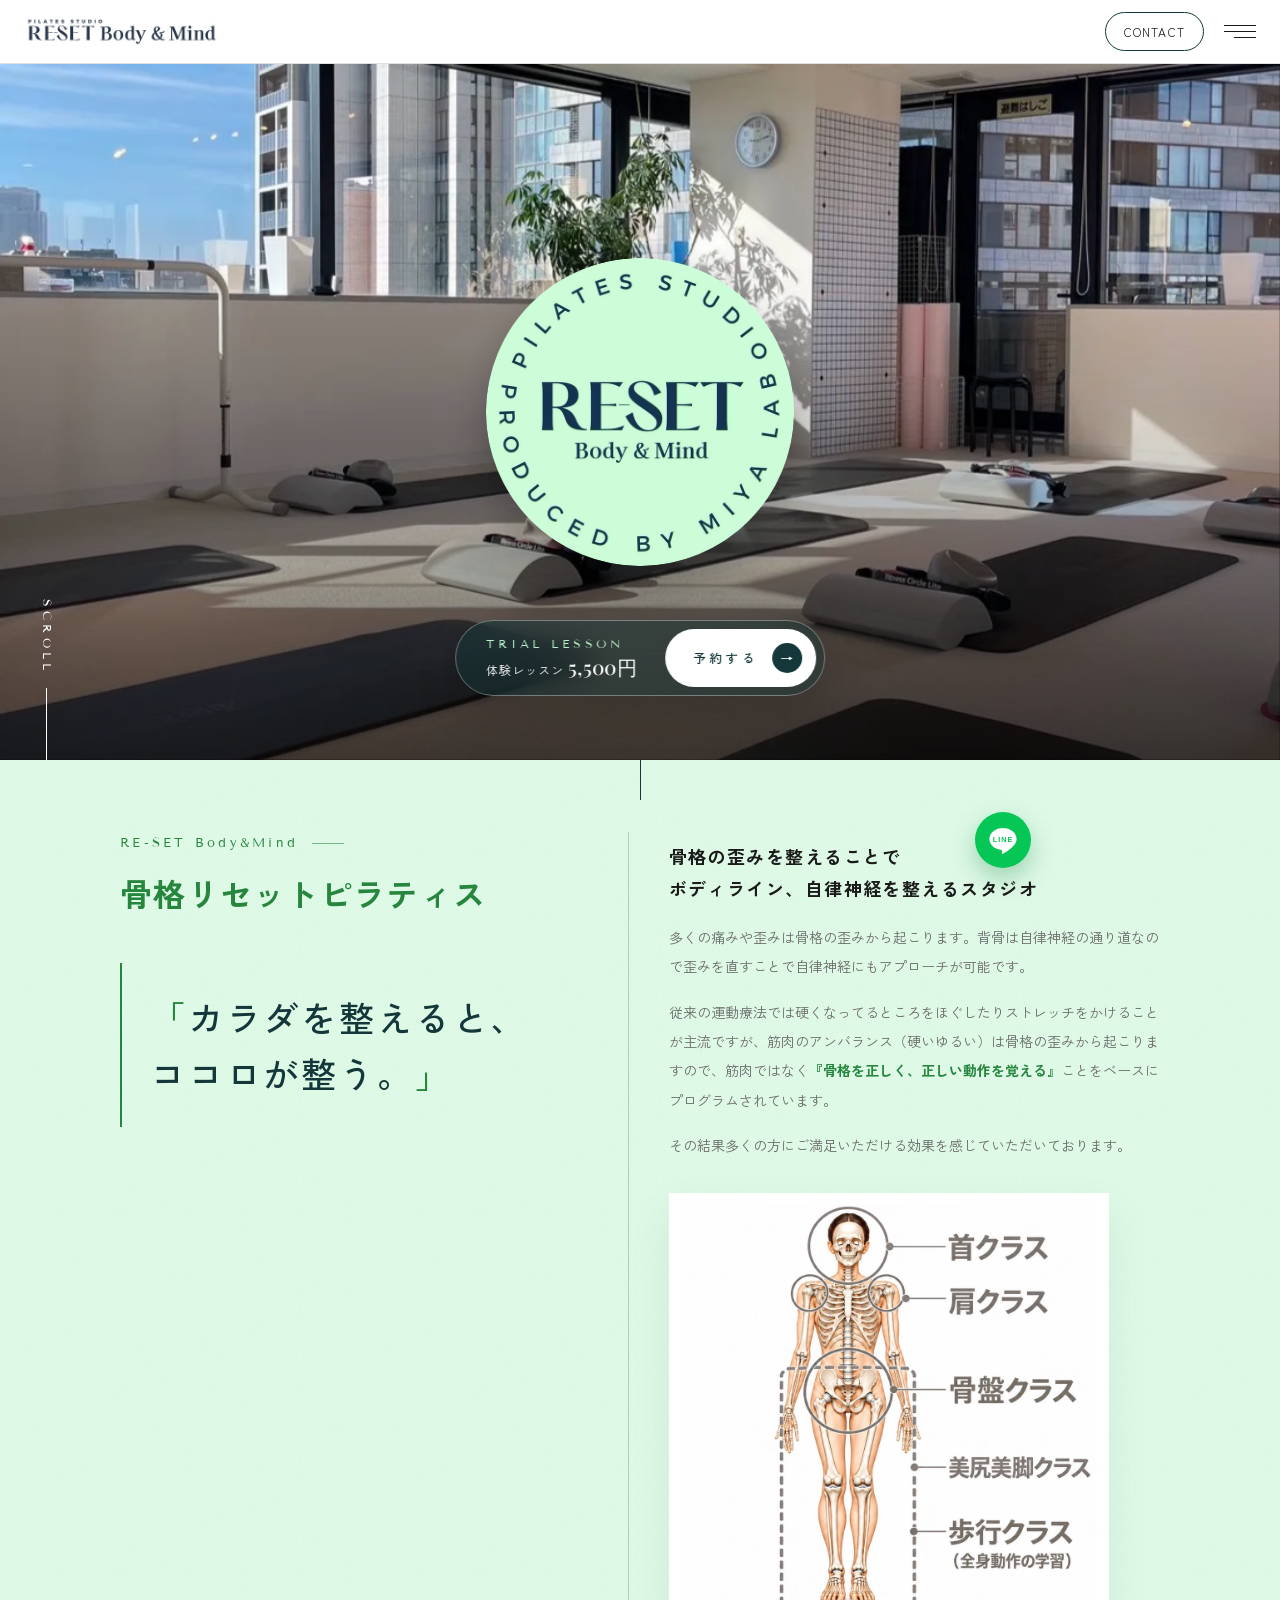
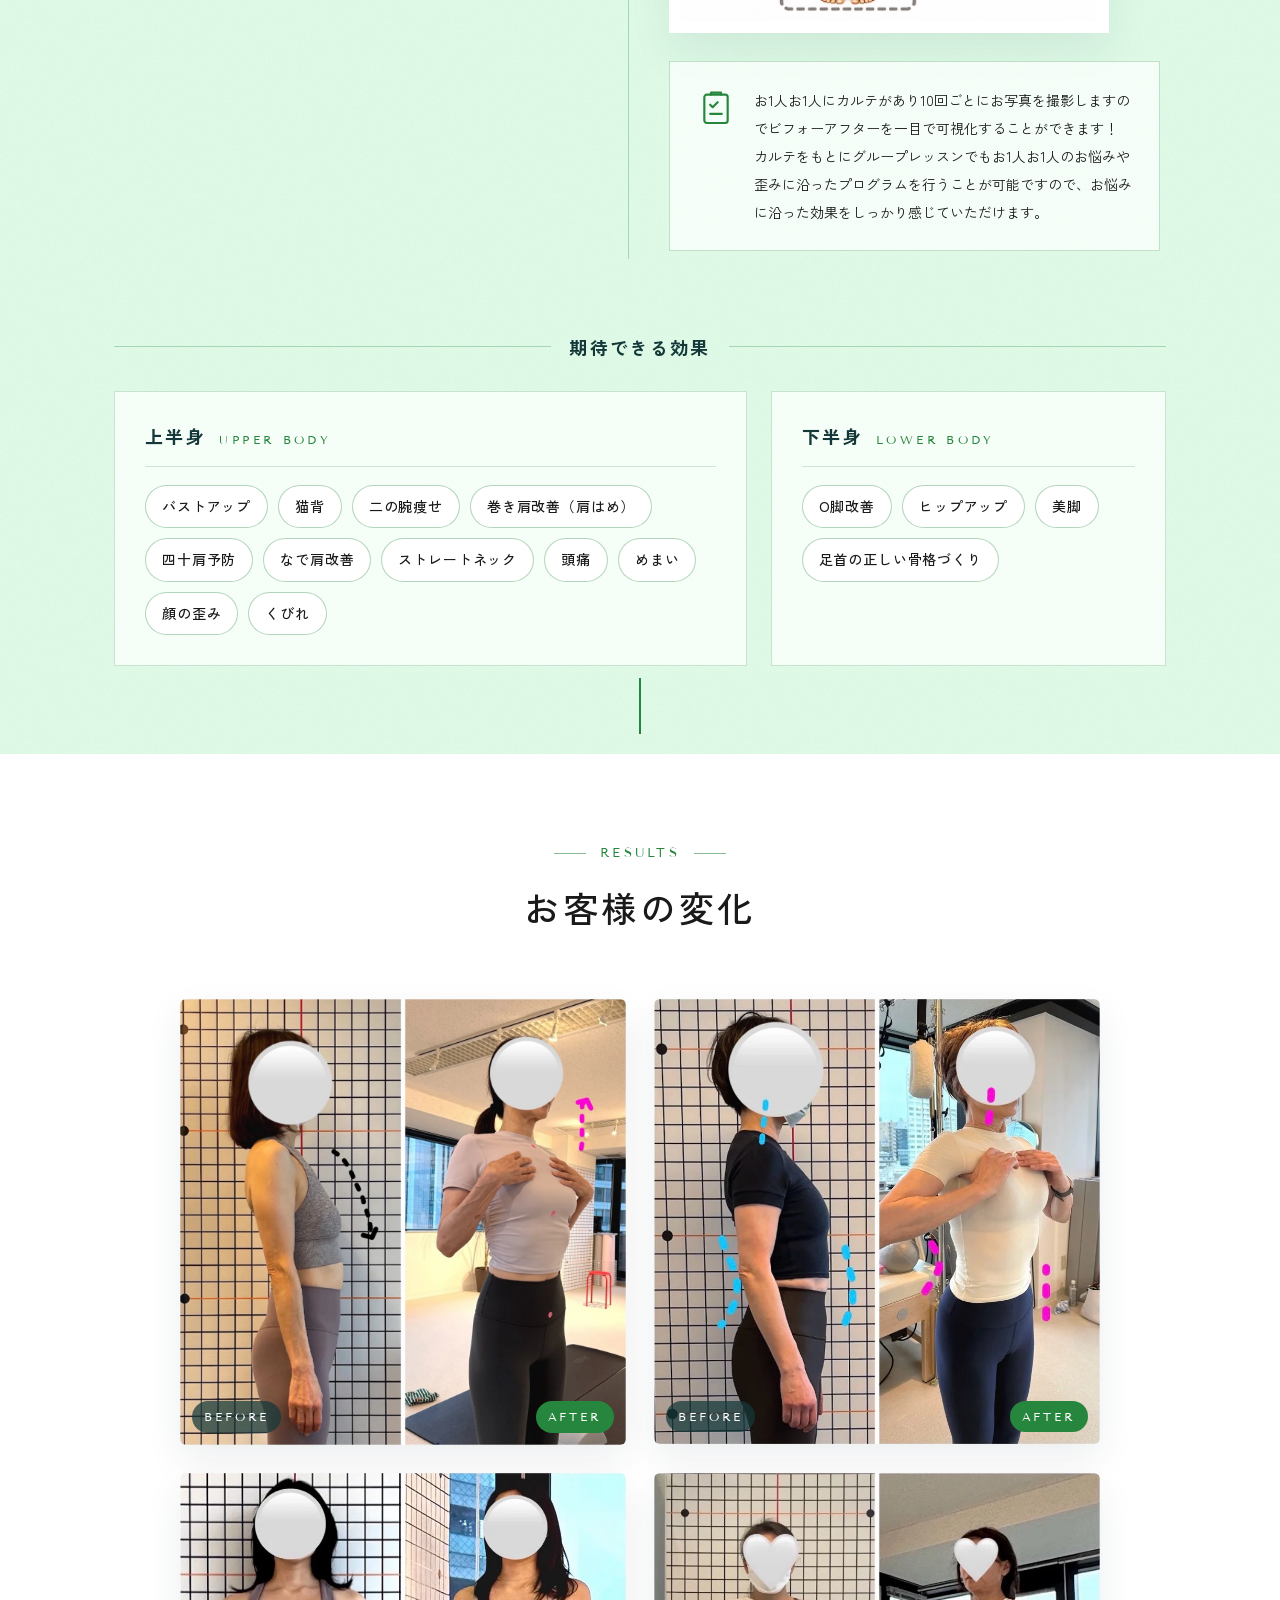
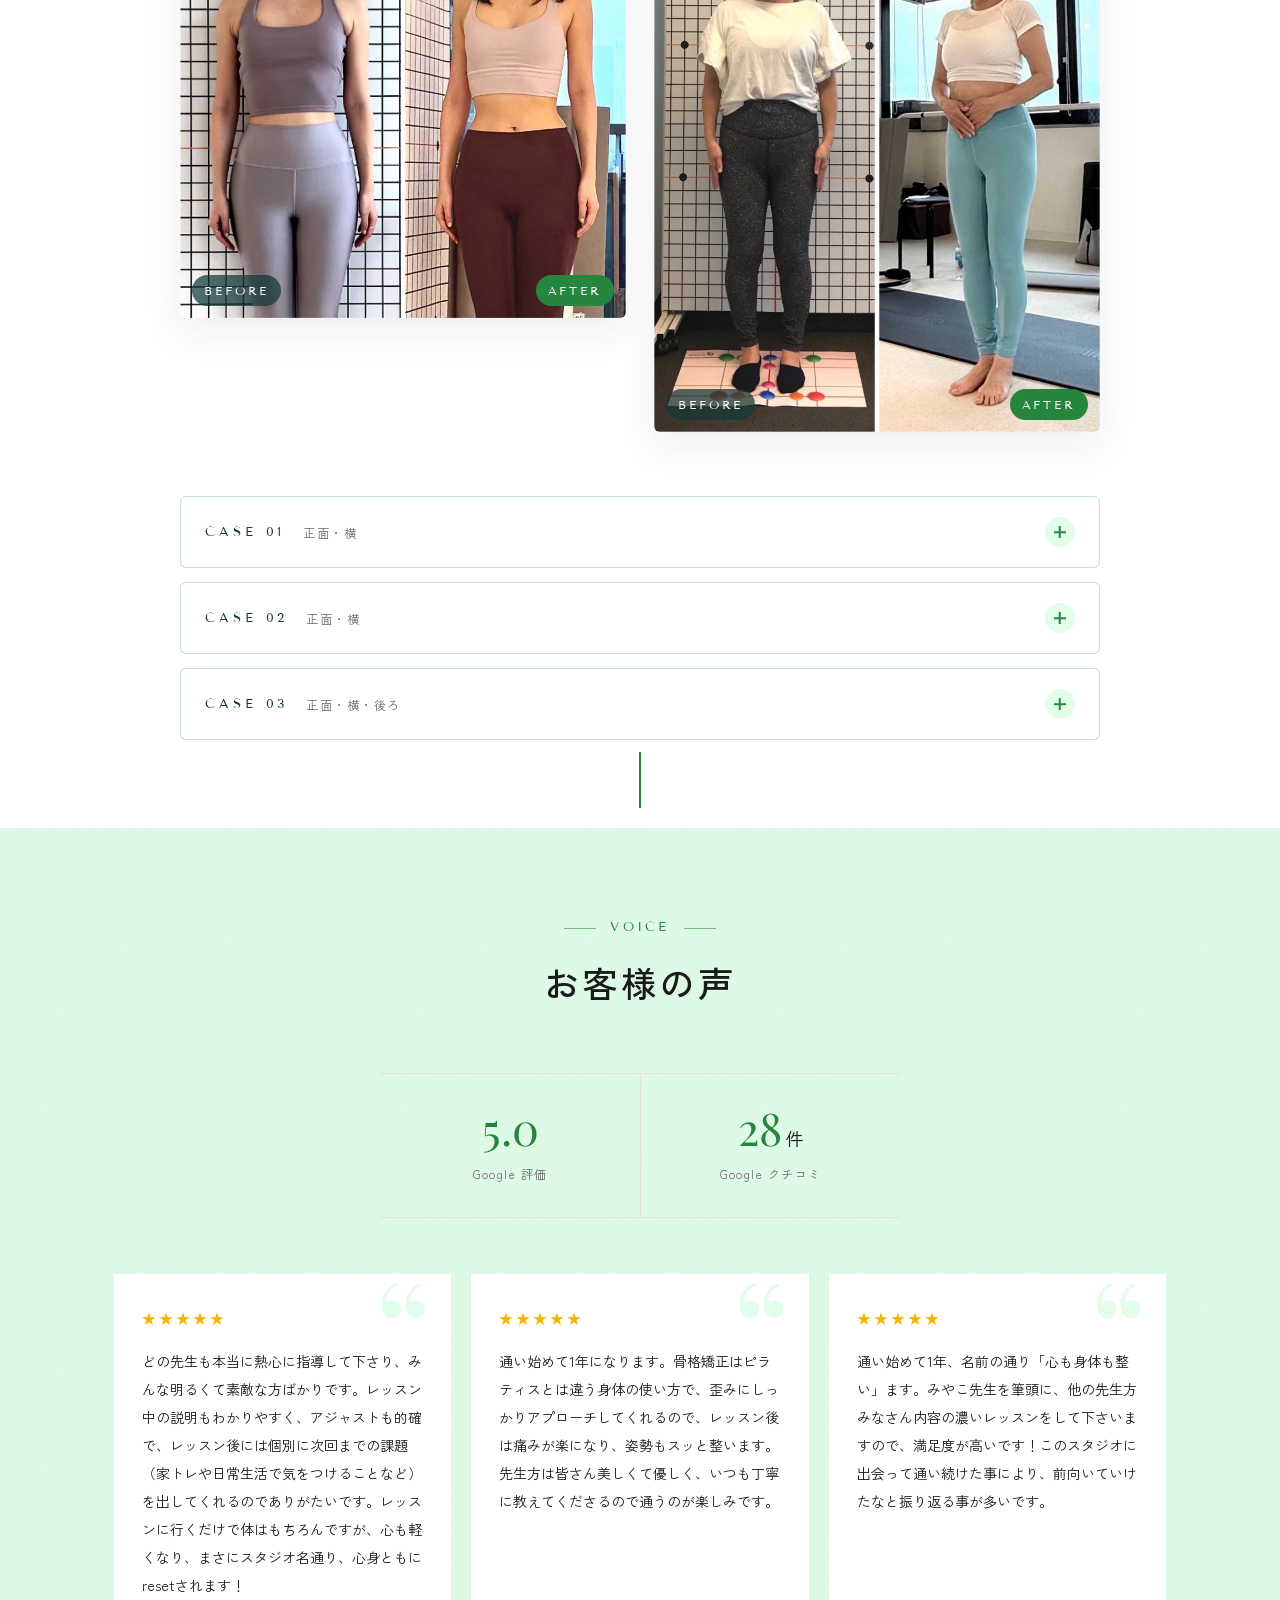
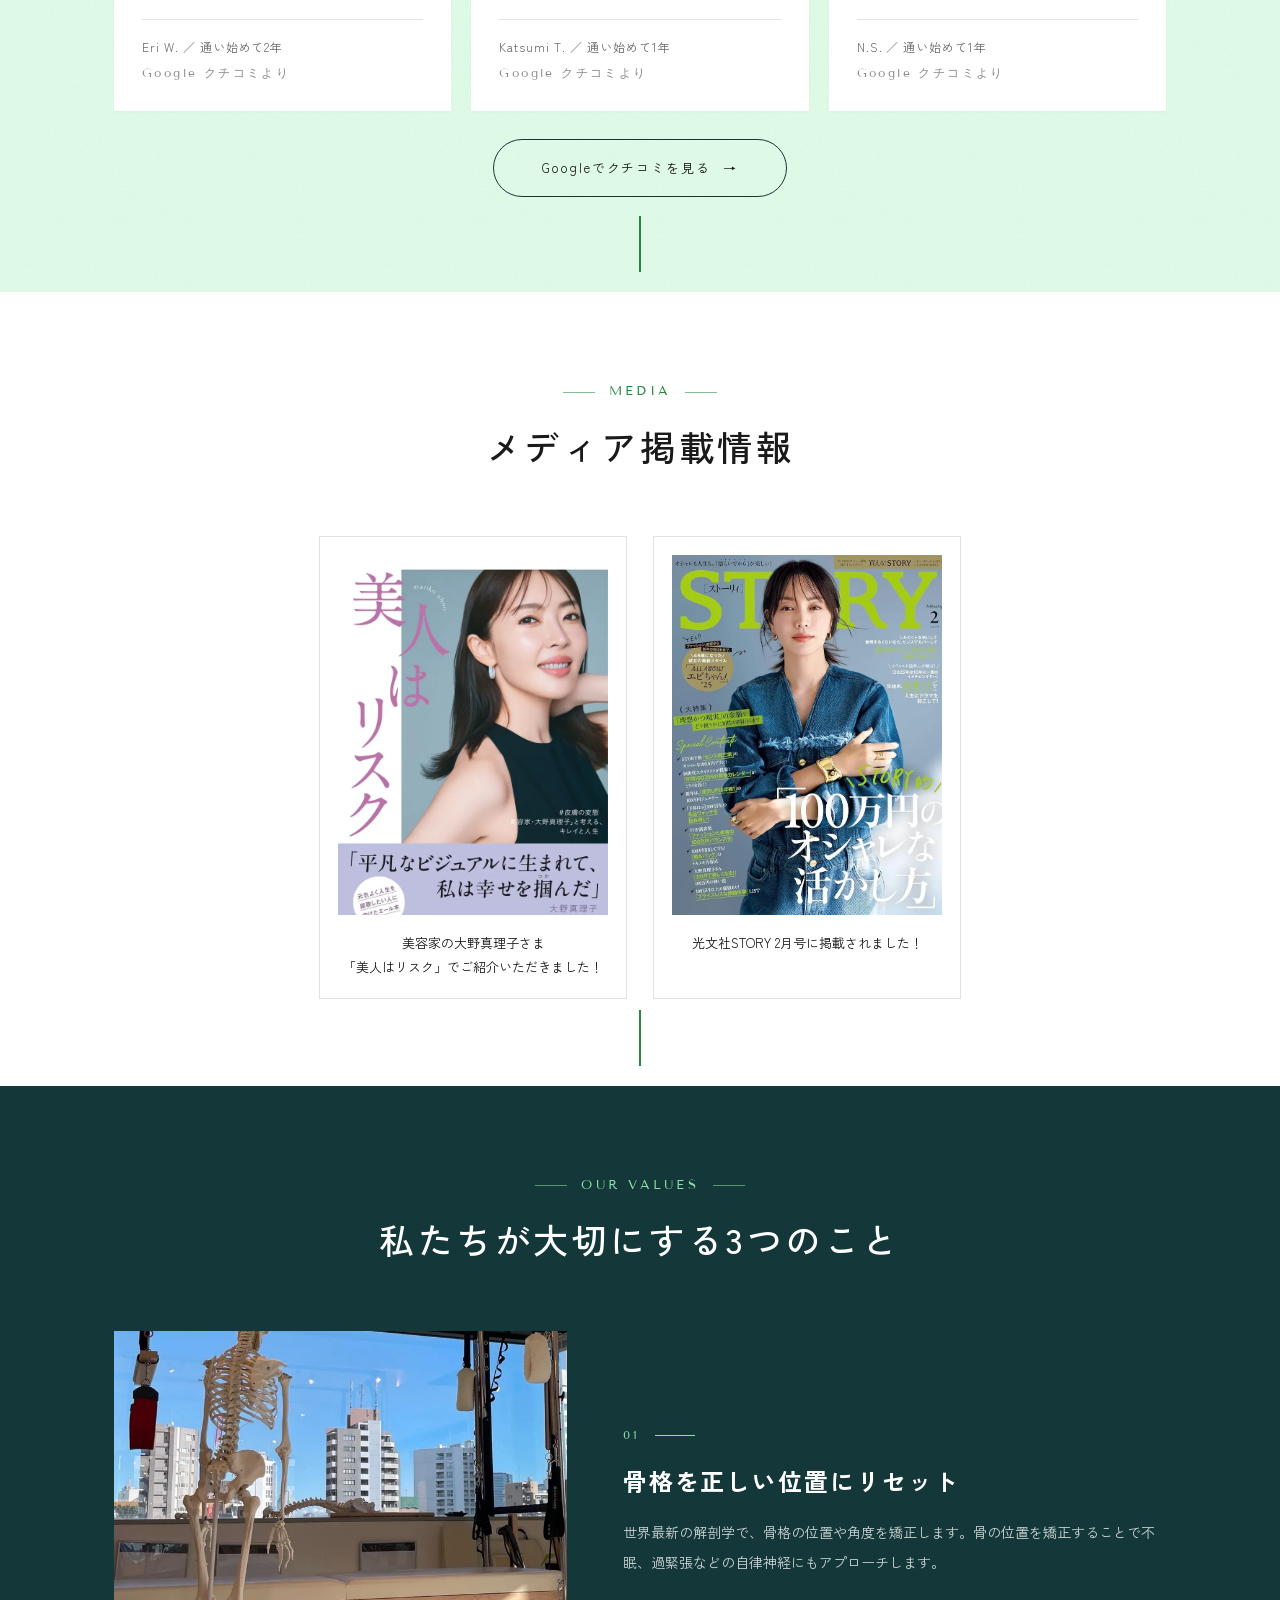
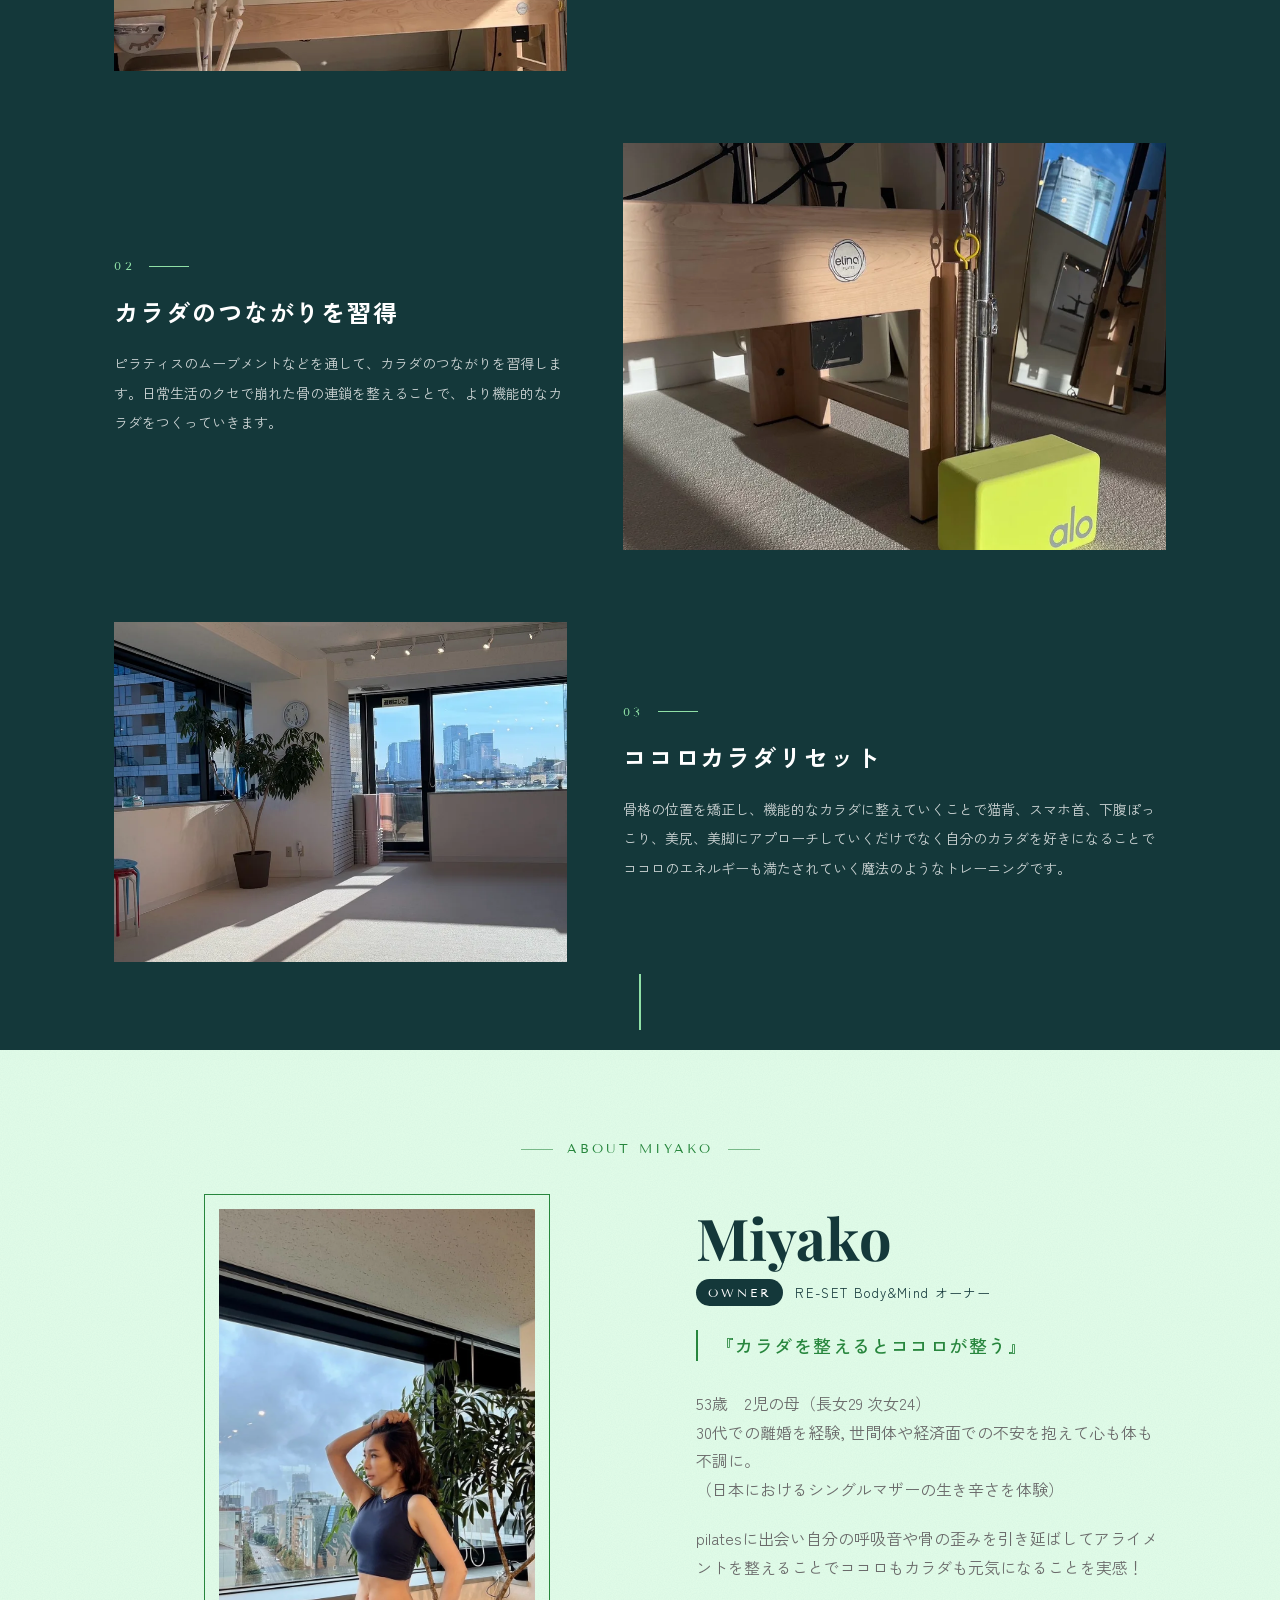
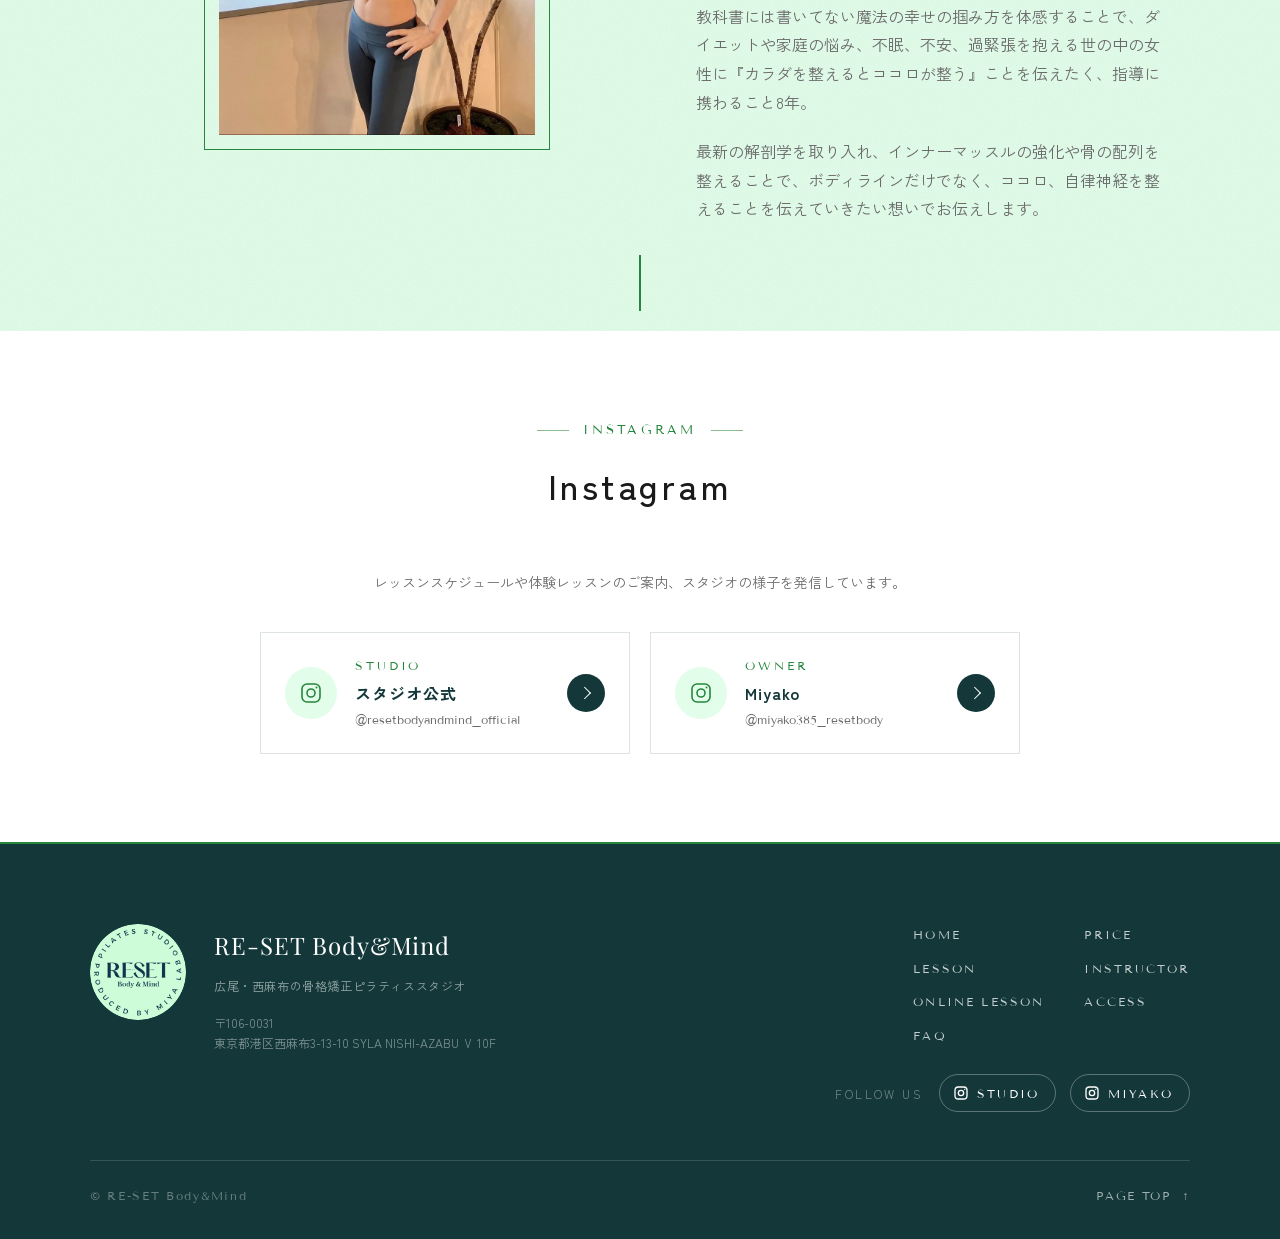
<file: index.html>
<!DOCTYPE html>
<html lang="ja">
<head>
<meta charset="UTF-8">
<meta name="robots" content="noindex, nofollow">
<meta name="viewport" content="width=device-width, initial-scale=1.0">
<meta name="color-scheme" content="light">
<title>骨格矯正ピラティススタジオ | RE-SET Body&amp;Mind（広尾・西麻布）</title>
<meta name="description" content="広尾・西麻布の骨格矯正ピラティススタジオ RE-SET Body&Mind。骨格の位置を正しくリセットし、機能的なカラダとしなやかな心をつくるパーソナル/グループレッスンです。">
<meta property="og:type" content="website">
<meta property="og:site_name" content="RE-SET Body&amp;Mind">
<meta property="og:title" content="骨格矯正ピラティススタジオ | RE-SET Body&amp;Mind（広尾・西麻布）">
<meta property="og:description" content="広尾・西麻布の骨格矯正ピラティススタジオ RE-SET Body&Mind。骨格の位置を正しくリセットし、機能的なカラダとしなやかな心をつくるパーソナル/グループレッスンです。">
<meta property="og:url" content="https://emerald-reef-okinawa.com/reset-body-mind-preview/">
<meta property="og:image" content="https://emerald-reef-okinawa.com/reset-body-mind-preview/assets/og.jpg">
<meta name="twitter:card" content="summary_large_image">
<link rel="preconnect" href="https://fonts.googleapis.com">
<link rel="preconnect" href="https://fonts.gstatic.com" crossorigin>
<link rel="stylesheet" href="https://fonts.googleapis.com/css2?family=Zen+Kaku+Gothic+New:wght@400;500;700&family=Tenor+Sans&family=Playfair+Display:wght@400;500;600;700&display=swap">
<link rel="stylesheet" href="css/style.css?v=1794559098">
</head>
<body>

<div class="intro-overlay" data-intro-overlay>
  <p class="intro-overlay__logo">RE-SET<br>Body&amp;Mind</p>
  <div class="intro-overlay__line"></div>
</div>
<script>
(function () {
  try {
    if (sessionStorage.getItem('rbmIntroPlayed')) {
      document.currentScript.previousElementSibling.remove();
    } else {
      sessionStorage.setItem('rbmIntroPlayed', '1');
    }
  } catch (e) {}
})();
</script>

<div class="page-shell" data-page-shell>

<header class="site-header">
  <a href="index.html" class="site-header__logo"><img src="assets/logo-text.webp?v=1790590712" alt="RE-SET Body&amp;Mind PILATES STUDIO" width="420" height="68"></a>
  <div class="site-header__right">
    <a href="https://lin.ee/Qd412Lj" class="site-header__contact" target="_blank" rel="noopener">CONTACT</a>
    <button class="menu-toggle" data-menu-toggle aria-label="メニューを開く">
      <span></span><span></span><span></span>
    </button>
  </div>
</header>

<nav class="nav-drawer" data-nav-drawer>
  <div class="nav-drawer__backdrop" data-nav-backdrop></div>
  <div class="nav-drawer__panel">
    <button class="nav-drawer__close" data-menu-close aria-label="メニューを閉じる">×</button>
    <ul class="nav-drawer__list">
      <li><a href="index.html" class="is-current">HOME</a></li>
      <li><a href="plan.html">PRICE</a></li>
      <li><a href="lesson.html">LESSON</a></li>
      <li><a href="instructors.html">INSTRUCTOR</a></li>
      <li><a href="online-lesson.html">ONLINE LESSON</a></li>
      <li><a href="access.html">ACCESS</a></li>
      <li><a href="faq.html">FAQ</a></li>
    </ul>
  </div>
</nav>

<main>

  <section class="hero hero--single">
    <div class="hero__panel">
      <img src="assets/hero-1.webp?v=1793153655" alt="スタジオ内観（窓から光の入るマットスペース）" width="1108" height="1477">
    </div>
    <div class="hero__copy">
      <h1 class="hero__title"><img class="hero__logo" src="assets/logo-circle.webp?v=1792575042" alt="RE-SET Body&amp;Mind PILATES STUDIO, produced by MIYA LAB" width="640" height="640"></h1>
      <div class="hero__cta">
        <p class="hero__cta-label"><span class="hero__cta-en">Trial Lesson</span><span class="hero__cta-price">体験レッスン<strong>5,500円</strong></span></p>
        <a href="https://resetbodyandmind-pilates.hacomono.jp/home" class="hero__cta-button" target="_blank" rel="noopener">予約する</a>
      </div>
    </div>
    <div class="hero__scroll" aria-hidden="true">SCROLL</div>
    <div class="hero__bar" aria-hidden="true"></div>
  </section>

  <section class="section section--muted statement">
    <div class="container">
      <div class="statement__grid">
        <div class="statement__head reveal">
          <p class="section__eyebrow">RE-SET Body&amp;Mind</p>
          <h2 class="section__title concept-title">骨格リセットピラティス</h2>
          <p class="statement__quote"><span>「</span>カラダを整えると、<br>ココロが整う。<span>」</span></p>
        </div>
        <div class="statement__copy reveal" style="--reveal-delay:0.15s;">
          <p class="statement__lead">骨格の歪みを整えることで<br>ボディライン、自律神経を整えるスタジオ</p>
          <p class="statement__text">多くの痛みや歪みは骨格の歪みから起こります。背骨は自律神経の通り道なので歪みを直すことで自律神経にもアプローチが可能です。</p>
          <p class="statement__text">従来の運動療法では硬くなってるところをほぐしたりストレッチをかけることが主流ですが、筋肉のアンバランス（硬いゆるい）は骨格の歪みから起こりますので、筋肉ではなく<strong>『骨格を正しく、正しい動作を覚える』</strong>ことをベースにプログラムされています。</p>
          <p class="statement__text">その結果多くの方にご満足いただける効果を感じていただいております。</p>
          <figure class="statement__map">
            <img src="assets/class-map.webp?v=1793153655" alt="首クラス・肩クラス・骨盤クラス・美尻美脚クラス・歩行クラスと、それぞれが対応する骨格の部位" width="1000" height="1000" loading="lazy">
          </figure>
          <div class="statement__karte">
            <svg class="icon" aria-hidden="true"><use href="assets/icons.svg#i-karte"/></svg>
            <p>お1人お1人にカルテがあり10回ごとにお写真を撮影しますのでビフォーアフターを一目で可視化することができます！<br>カルテをもとにグループレッスンでもお1人お1人のお悩みや歪みに沿ったプログラムを行うことが可能ですので、お悩みに沿った効果をしっかり感じていただけます。</p>
          </div>
        </div>
      </div>
      <div class="effects">
        <p class="effects__title reveal">期待できる効果</p>
        <div class="effects__group reveal">
          <h3 class="effects__head"><span class="effects__en">Upper Body</span>上半身</h3>
          <ul class="effects__list">
            <li>バストアップ</li>
            <li>猫背</li>
            <li>二の腕痩せ</li>
            <li>巻き肩改善（肩はめ）</li>
            <li>四十肩予防</li>
            <li>なで肩改善</li>
            <li>ストレートネック</li>
            <li>頭痛</li>
            <li>めまい</li>
            <li>顔の歪み</li>
            <li>くびれ</li>
          </ul>
        </div>
        <div class="effects__group reveal" style="--reveal-delay:0.1s;">
          <h3 class="effects__head"><span class="effects__en">Lower Body</span>下半身</h3>
          <ul class="effects__list">
            <li>O脚改善</li>
            <li>ヒップアップ</li>
            <li>美脚</li>
            <li>足首の正しい骨格づくり</li>
          </ul>
        </div>
      </div>
    </div>
  </section>

  <section class="section">
    <div class="container">
      <p class="section__eyebrow">RESULTS</p>
      <h2 class="section__title">お客様の変化</h2>
      <div class="ba-grid">
        <figure class="ba-card reveal">
          <img src="assets/ba-1.webp?v=1793153655" alt="お客様のビフォーアフター1：姿勢（横から）" loading="lazy" width="1200" height="1200">
          <span class="ba-card__tag ba-card__tag--before">BEFORE</span>
          <span class="ba-card__tag ba-card__tag--after">AFTER</span>
        </figure>
        <figure class="ba-card reveal" style="--reveal-delay:0.08s;">
          <img src="assets/ba-2.webp?v=1793153655" alt="お客様のビフォーアフター2：姿勢と胸まわり（横から）" loading="lazy" width="852" height="851">
          <span class="ba-card__tag ba-card__tag--before">BEFORE</span>
          <span class="ba-card__tag ba-card__tag--after">AFTER</span>
        </figure>
        <figure class="ba-card reveal" style="--reveal-delay:0.16s;">
          <img src="assets/ba-3.webp?v=1793153655" alt="お客様のビフォーアフター3：ボディライン（正面）" loading="lazy" width="852" height="851">
          <span class="ba-card__tag ba-card__tag--before">BEFORE</span>
          <span class="ba-card__tag ba-card__tag--after">AFTER</span>
        </figure>
        <figure class="ba-card reveal" style="--reveal-delay:0.24s;">
          <img src="assets/ba-4.webp?v=1793153655" alt="お客様のビフォーアフター4：脚のラインと立ち姿（正面）" loading="lazy" width="852" height="1069">
          <span class="ba-card__tag ba-card__tag--before">BEFORE</span>
          <span class="ba-card__tag ba-card__tag--after">AFTER</span>
        </figure>
      </div>
      <div class="ba-cases">
        <details class="ba-case">
          <summary class="ba-case__label"><span class="ba-case__bar"><span class="ba-case__no">CASE 01</span><span class="ba-case__meta">正面・横</span><span class="ba-case__icon" aria-hidden="true"></span></span></summary>
          <div class="ba-case__grid">
            <figure class="ba-card">
              <img src="assets/ba-5.webp?v=1794155704" alt="お客様のビフォーアフター（ケース1）：姿勢と立ち姿（正面）" loading="lazy" width="1208" height="900">
              <span class="ba-card__tag ba-card__tag--before">BEFORE</span>
              <span class="ba-card__tag ba-card__tag--after">AFTER</span>
              <figcaption class="ba-card__view">正面</figcaption>
            </figure>
            <figure class="ba-card">
              <img src="assets/ba-6.webp?v=1794155704" alt="お客様のビフォーアフター（ケース1）：姿勢（横から）" loading="lazy" width="1208" height="900">
              <span class="ba-card__tag ba-card__tag--before">BEFORE</span>
              <span class="ba-card__tag ba-card__tag--after">AFTER</span>
              <figcaption class="ba-card__view">横</figcaption>
            </figure>
          </div>
        </details>
        <details class="ba-case">
          <summary class="ba-case__label"><span class="ba-case__bar"><span class="ba-case__no">CASE 02</span><span class="ba-case__meta">正面・横</span><span class="ba-case__icon" aria-hidden="true"></span></span></summary>
          <div class="ba-case__grid">
            <figure class="ba-card">
              <img src="assets/ba-7.webp?v=1794155704" alt="お客様のビフォーアフター（ケース2）：姿勢と脚のライン（正面）" loading="lazy" width="1208" height="900">
              <span class="ba-card__tag ba-card__tag--before">BEFORE</span>
              <span class="ba-card__tag ba-card__tag--after">AFTER</span>
              <figcaption class="ba-card__view">正面</figcaption>
            </figure>
            <figure class="ba-card">
              <img src="assets/ba-8.webp?v=1794155704" alt="お客様のビフォーアフター（ケース2）：姿勢（横から）" loading="lazy" width="1208" height="900">
              <span class="ba-card__tag ba-card__tag--before">BEFORE</span>
              <span class="ba-card__tag ba-card__tag--after">AFTER</span>
              <figcaption class="ba-card__view">横</figcaption>
            </figure>
          </div>
        </details>
        <details class="ba-case">
          <summary class="ba-case__label"><span class="ba-case__bar"><span class="ba-case__no">CASE 03</span><span class="ba-case__meta">正面・横・後ろ</span><span class="ba-case__icon" aria-hidden="true"></span></span></summary>
          <div class="ba-case__grid">
            <figure class="ba-card">
              <img src="assets/ba-9.webp?v=1794155704" alt="お客様のビフォーアフター（ケース3）：ボディラインと立ち姿（正面）" loading="lazy" width="1208" height="900">
              <span class="ba-card__tag ba-card__tag--before">BEFORE</span>
              <span class="ba-card__tag ba-card__tag--after">AFTER</span>
              <figcaption class="ba-card__view">正面</figcaption>
            </figure>
            <figure class="ba-card">
              <img src="assets/ba-10.webp?v=1794155704" alt="お客様のビフォーアフター（ケース3）：姿勢（横から）" loading="lazy" width="1208" height="900">
              <span class="ba-card__tag ba-card__tag--before">BEFORE</span>
              <span class="ba-card__tag ba-card__tag--after">AFTER</span>
              <figcaption class="ba-card__view">横</figcaption>
            </figure>
            <figure class="ba-card">
              <img src="assets/ba-11.webp?v=1793981726" alt="お客様のビフォーアフター（ケース3）：背中と脚のライン（後ろから）" loading="lazy" width="1208" height="900">
              <span class="ba-card__tag ba-card__tag--before">BEFORE</span>
              <span class="ba-card__tag ba-card__tag--after">AFTER</span>
              <figcaption class="ba-card__view">後ろ</figcaption>
            </figure>
          </div>
        </details>
      </div>
    </div>
  </section>

  <section class="section section--muted voices">
    <div class="container">
      <p class="section__eyebrow">VOICE</p>
      <h2 class="section__title">お客様の声</h2>

      <div class="stats reveal">
        <div class="stats__item">
          <p class="stats__num"><span class="count-up" data-count="5" data-decimals="1">5.0</span></p>
          <p class="stats__label">Google 評価</p>
        </div>
        <div class="stats__item">
          <p class="stats__num"><span class="count-up" data-count="28">28</span><small>件</small></p>
          <p class="stats__label">Google クチコミ</p>
        </div>
      </div>

      <div class="voice-list">
        <figure class="voice-card reveal">
          <div class="voice-card__stars" aria-label="5点満点中5点">★★★★★</div>
          <blockquote>どの先生も本当に熱心に指導して下さり、みんな明るくて素敵な方ばかりです。レッスン中の説明もわかりやすく、アジャストも的確で、レッスン後には個別に次回までの課題（家トレや日常生活で気をつけることなど）を出してくれるのでありがたいです。レッスンに行くだけで体はもちろんですが、心も軽くなり、まさにスタジオ名通り、心身ともにresetされます！</blockquote>
          <figcaption>Eri W. ／ 通い始めて2年<span>Google クチコミより</span></figcaption>
        </figure>
        <figure class="voice-card reveal" style="--reveal-delay:0.1s;">
          <div class="voice-card__stars" aria-label="5点満点中5点">★★★★★</div>
          <blockquote>通い始めて1年になります。骨格矯正はピラティスとは違う身体の使い方で、歪みにしっかりアプローチしてくれるので、レッスン後は痛みが楽になり、姿勢もスッと整います。先生方は皆さん美しくて優しく、いつも丁寧に教えてくださるので通うのが楽しみです。</blockquote>
          <figcaption>Katsumi T. ／ 通い始めて1年<span>Google クチコミより</span></figcaption>
        </figure>
        <figure class="voice-card reveal" style="--reveal-delay:0.2s;">
          <div class="voice-card__stars" aria-label="5点満点中5点">★★★★★</div>
          <blockquote>通い始めて1年、名前の通り「心も身体も整い」ます。みやこ先生を筆頭に、他の先生方みなさん内容の濃いレッスンをして下さいますので、満足度が高いです！このスタジオに出会って通い続けた事により、前向いていけたなと振り返る事が多いです。</blockquote>
          <figcaption>N.S. ／ 通い始めて1年<span>Google クチコミより</span></figcaption>
        </figure>
      </div>
      <div class="voice-dots" aria-hidden="true" data-voice-dots></div>

      <div class="cta">
        <a href="https://www.google.com/maps?cid=18176391151732984991" class="cta__button" target="_blank" rel="noopener">Googleでクチコミを見る</a>
      </div>
    </div>
  </section>

  <section class="section">
    <div class="container">
      <p class="section__eyebrow">MEDIA</p>
      <h2 class="section__title">メディア掲載情報</h2>

      <div class="media-grid">
        <div class="media-card reveal">
          <div class="media-card__image"><img src="assets/media-1.webp" alt="美容家の大野真理子さま「美人はリスク」" loading="lazy" width="692" height="1000"></div>
          <p>美容家の大野真理子さま<br>「美人はリスク」でご紹介いただきました！</p>
        </div>
        <div class="media-card reveal" style="--reveal-delay:0.1s;">
          <div class="media-card__image"><img src="assets/media-2.webp" alt="光文社STORY 2月号" loading="lazy" width="781" height="1000"></div>
          <p>光文社STORY 2月号に掲載されました！</p>
        </div>
      </div>
    </div>
  </section>

  <section class="section section--dark values">
    <div class="container">
      <p class="section__eyebrow">OUR VALUES</p>
      <h2 class="section__title">私たちが大切にする<span class="u-nobr">3つのこと</span></h2>

      <div class="values-rows">
        <div class="values-row reveal">
          <figure class="values-row__photo"><img src="assets/sub-lesson.webp?v=1794489261" alt="骨格模型とピラティスマシンのあるスタジオ" loading="lazy" width="732" height="1300"></figure>
          <div class="values-row__text">
            <p class="values-row__no">01</p>
            <h3 class="values-row__title">骨格を正しい位置にリセット</h3>
            <p class="values-row__body">世界最新の解剖学で、骨格の位置や角度を矯正します。骨の位置を矯正することで不眠、過緊張などの自律神経にもアプローチします。</p>
          </div>
        </div>
        <div class="values-row reveal">
          <figure class="values-row__photo"><img src="assets/lesson-split.webp?v=1794489261" alt="ピラティスマシンとヨガブロック" loading="lazy" width="900" height="1200"></figure>
          <div class="values-row__text">
            <p class="values-row__no">02</p>
            <h3 class="values-row__title">カラダのつながりを習得</h3>
            <p class="values-row__body">ピラティスのムーブメントなどを通して、カラダのつながりを習得します。日常生活のクセで崩れた骨の連鎖を整えることで、より機能的なカラダをつくっていきます。</p>
          </div>
        </div>
        <div class="values-row reveal">
          <figure class="values-row__photo"><img src="assets/sub-online.webp?v=1794489261" alt="光の入る広いスタジオ" loading="lazy" width="900" height="1200"></figure>
          <div class="values-row__text">
            <p class="values-row__no">03</p>
            <h3 class="values-row__title">ココロカラダリセット</h3>
            <p class="values-row__body">骨格の位置を矯正し、機能的なカラダに整えていくことで猫背、スマホ首、下腹ぽっこり、美尻、美脚にアプローチしていくだけでなく自分のカラダを好きになることでココロのエネルギーも満たされていく魔法のようなトレーニングです。</p>
          </div>
        </div>
      </div>
    </div>
  </section>

  <section class="section section--muted about-miyako">
    <div class="container">
      <p class="section__eyebrow">ABOUT MIYAKO</p>
      <div class="about-miyako__inner">
        <div class="about-miyako__photo reveal">
          <img src="assets/miyako.webp?v=1793153655" alt="インストラクター MIYAKO" loading="lazy" width="1144" height="1430">
        </div>
        <div class="about-miyako__body reveal" style="--reveal-delay:0.15s;">
        <h3 class="about-miyako__name">Miyako</h3>
        <p class="about-miyako__role"><span>Owner</span>RE-SET Body&amp;Mind オーナー</p>
        <p class="about-miyako__quote">『カラダを整えるとココロが整う』</p>
        <p>
          53歳　2児の母（長女29 次女24）<br>
          30代での離婚を経験, 世間体や経済面での不安を抱えて心も体も不調に。<br>
          （日本におけるシングルマザーの生き辛さを体験）
        </p>
        <p>
          pilatesに出会い自分の呼吸音や骨の歪みを引き延ばしてアライメントを整えることでココロもカラダも元気になることを実感！
        </p>
        <p>
          教科書には書いてない魔法の幸せの掴み方を体感することで、ダイエットや家庭の悩み、不眠、不安、過緊張を抱える世の中の女性に『カラダを整えるとココロが整う』ことを伝えたく、指導に携わること8年。
        </p>
        <p>
          最新の解剖学を取り入れ、インナーマッスルの強化や骨の配列を整えることで、ボディラインだけでなく、ココロ、自律神経を整えることを伝えていきたい想いでお伝えします。
        </p>
        </div>
      </div>
    </div>
  </section>

  <section class="section instagram-follow">
    <div class="container">
      <p class="section__eyebrow">INSTAGRAM</p>
      <h2 class="section__title">Instagram</h2>
      <p class="instagram-follow__lead">レッスンスケジュールや体験レッスンのご案内、スタジオの様子を発信しています。</p>
      <div class="ig-accounts">
        <a class="ig-account reveal" href="https://www.instagram.com/resetbodyandmind_official" target="_blank" rel="noopener">
          <span class="ig-account__icon"><svg viewBox="0 0 24 24" fill="none" stroke="currentColor" stroke-width="1.6" stroke-linecap="round" stroke-linejoin="round" aria-hidden="true"><rect x="3" y="3" width="18" height="18" rx="5"/><circle cx="12" cy="12" r="4"/><circle cx="17.5" cy="6.5" r="1" fill="currentColor" stroke="none"/></svg></span>
          <span class="ig-account__body">
            <span class="ig-account__role">STUDIO</span>
            <span class="ig-account__name">スタジオ公式</span>
            <span class="ig-account__handle">@resetbodyandmind_official</span>
          </span>
          <span class="ig-account__cta" aria-hidden="true"></span>
        </a>
        <a class="ig-account reveal" style="--reveal-delay:0.1s;" href="https://www.instagram.com/miyako385_resetbody/" target="_blank" rel="noopener">
          <span class="ig-account__icon"><svg viewBox="0 0 24 24" fill="none" stroke="currentColor" stroke-width="1.6" stroke-linecap="round" stroke-linejoin="round" aria-hidden="true"><rect x="3" y="3" width="18" height="18" rx="5"/><circle cx="12" cy="12" r="4"/><circle cx="17.5" cy="6.5" r="1" fill="currentColor" stroke="none"/></svg></span>
          <span class="ig-account__body">
            <span class="ig-account__role">OWNER</span>
            <span class="ig-account__name">Miyako</span>
            <span class="ig-account__handle">@miyako385_resetbody</span>
          </span>
          <span class="ig-account__cta" aria-hidden="true"></span>
        </a>
      </div>
    </div>
  </section>

</main>

<footer class="site-footer">
  <div class="site-footer__inner">
    <div class="site-footer__brand">
      <img class="site-footer__mark" src="assets/logo-circle.webp?v=1792575042" alt="RE-SET Body&amp;Mind" width="96" height="96" loading="lazy">
      <div>
        <p class="site-footer__logo">RE-SET Body&amp;Mind</p>
        <p class="site-footer__tagline">広尾・西麻布の骨格矯正ピラティススタジオ</p>
        <p class="site-footer__address">〒106-0031<br>東京都港区西麻布3-13-10 SYLA NISHI-AZABU Ⅴ 10F</p>
      </div>
    </div>
    <div class="site-footer__links">
      <nav class="site-footer__nav">
        <a href="index.html">HOME</a>
        <a href="plan.html">PRICE</a>
        <a href="lesson.html">LESSON</a>
        <a href="instructors.html">INSTRUCTOR</a>
        <a href="online-lesson.html">ONLINE LESSON</a>
        <a href="access.html">ACCESS</a>
        <a href="faq.html">FAQ</a>
      </nav>
      <div class="site-footer__follow">
        <p class="site-footer__label">FOLLOW US</p>
      <div class="site-footer__social">
        <a href="https://www.instagram.com/resetbodyandmind_official" class="site-footer__social-icon" target="_blank" rel="noopener" aria-label="スタジオ公式Instagram">
          <svg viewBox="0 0 24 24" fill="none" stroke="currentColor" stroke-width="2" stroke-linecap="round" stroke-linejoin="round"><rect x="3" y="3" width="18" height="18" rx="5"/><circle cx="12" cy="12" r="4"/><circle cx="17.5" cy="6.5" r="1" fill="currentColor" stroke="none"/></svg>
          <span>STUDIO</span>
        </a>
        <a href="https://www.instagram.com/miyako385_resetbody/" class="site-footer__social-icon" target="_blank" rel="noopener" aria-label="MIYAKOのInstagram">
          <svg viewBox="0 0 24 24" fill="none" stroke="currentColor" stroke-width="2" stroke-linecap="round" stroke-linejoin="round"><rect x="3" y="3" width="18" height="18" rx="5"/><circle cx="12" cy="12" r="4"/><circle cx="17.5" cy="6.5" r="1" fill="currentColor" stroke="none"/></svg>
          <span>MIYAKO</span>
        </a>
      </div>
      </div>
    </div>
  </div>
  <div class="site-footer__bottom">
    <p class="site-footer__copyright">&copy; RE-SET Body&amp;Mind</p>
    <a href="#top" class="site-footer__pagetop">PAGE TOP <span aria-hidden="true">&uarr;</span></a>
  </div>
</footer>

<div class="floating-actions" data-floating>
  <a href="https://lin.ee/zwzXixx" class="floating-line" target="_blank" rel="noopener" aria-label="公式LINEで相談する">
    <svg class="floating-line__icon" viewBox="0 0 40 40" aria-hidden="true"><path d="M20 6C11.2 6 4 11.8 4 18.9c0 6.4 5.7 11.7 13.3 12.7.5.1 1.2.3 1.4.8.2.4.1 1 .1 1.4l-.2 1.4c-.1.4-.3 1.6 1.4.9s9.2-5.4 12.5-9.3C34.8 24.3 36 21.7 36 18.9 36 11.8 28.8 6 20 6z" fill="#fff"/><text x="20" y="22.6" text-anchor="middle" font-family="Arial,Helvetica,sans-serif" font-weight="700" font-size="8.6" fill="#06c755">LINE</text></svg>
    <span class="floating-line__label">LINEで相談</span>
  </a>
  <a href="https://resetbodyandmind-pilates.hacomono.jp/home" class="floating-cta" target="_blank" rel="noopener">体験予約はこちら</a>
</div>

</div>

<script src="js/main.js?v=1794489448"></script>
</body>
</html>
</file>
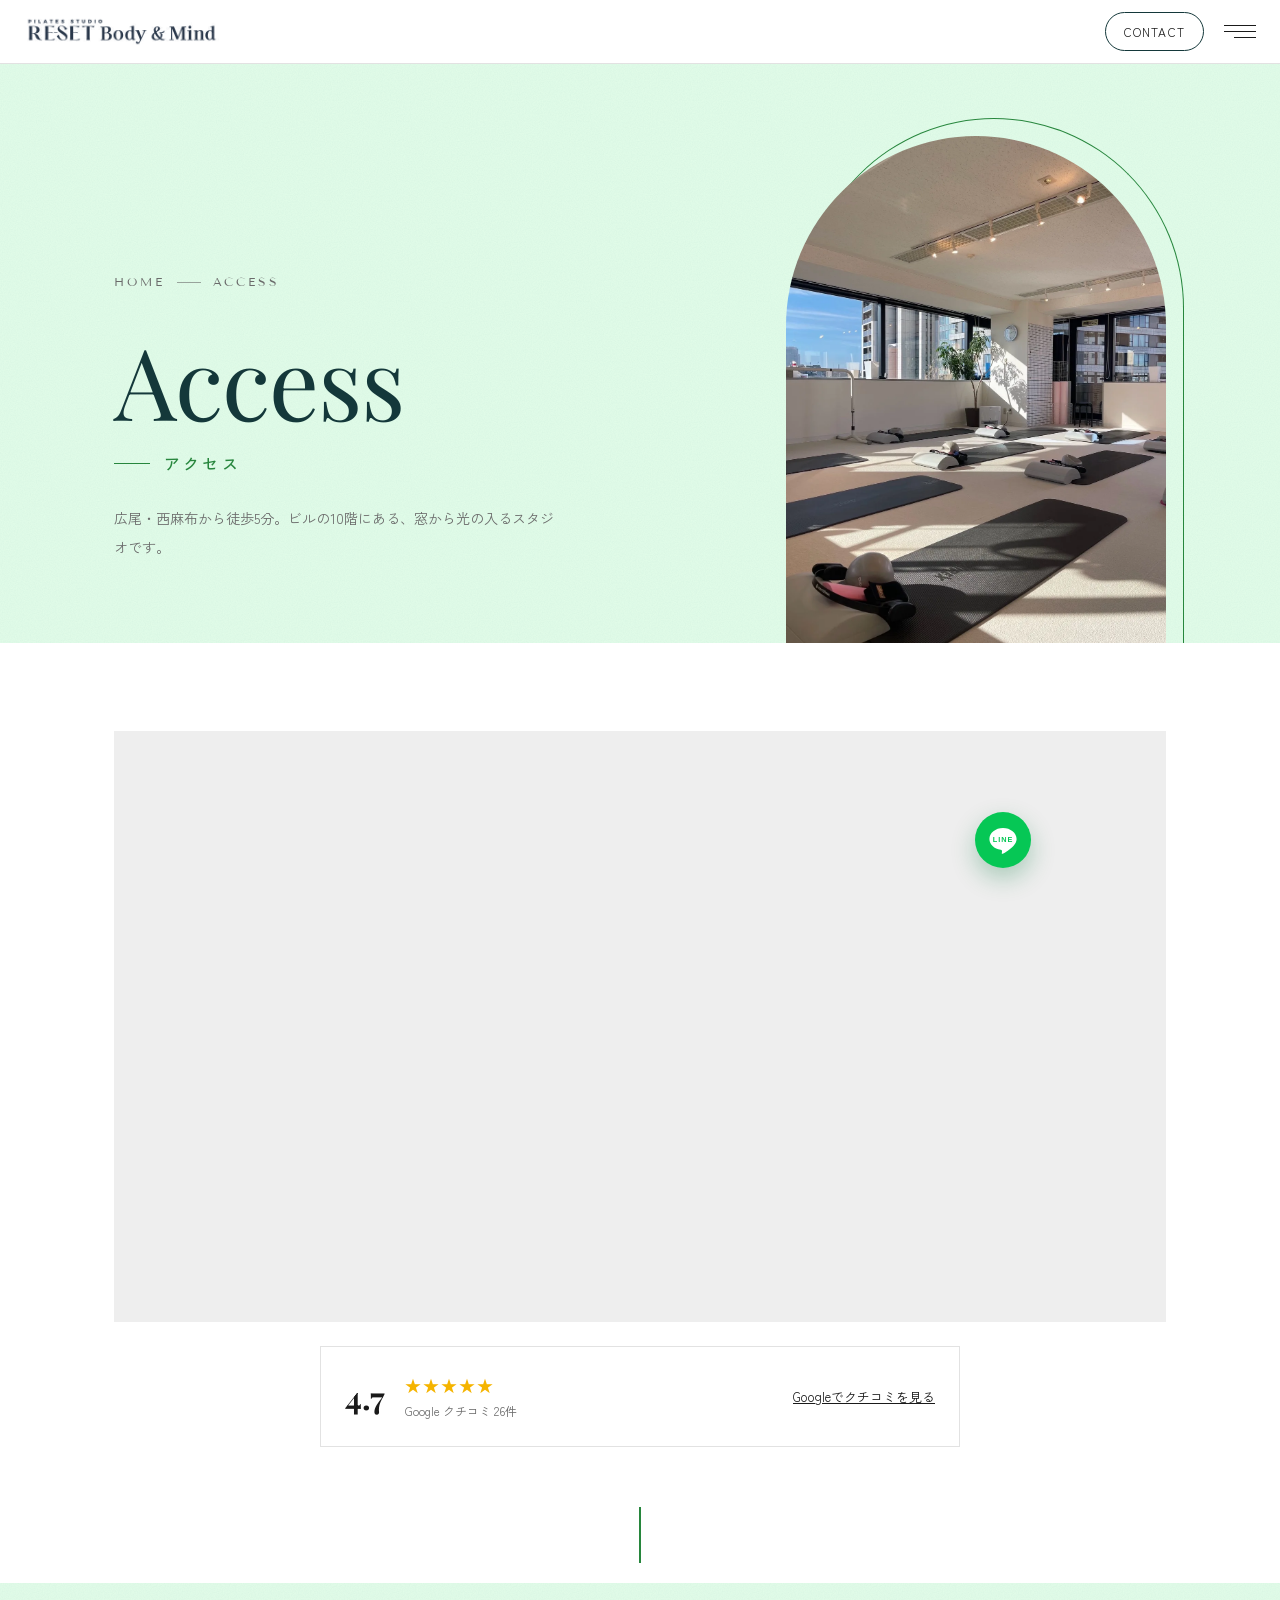
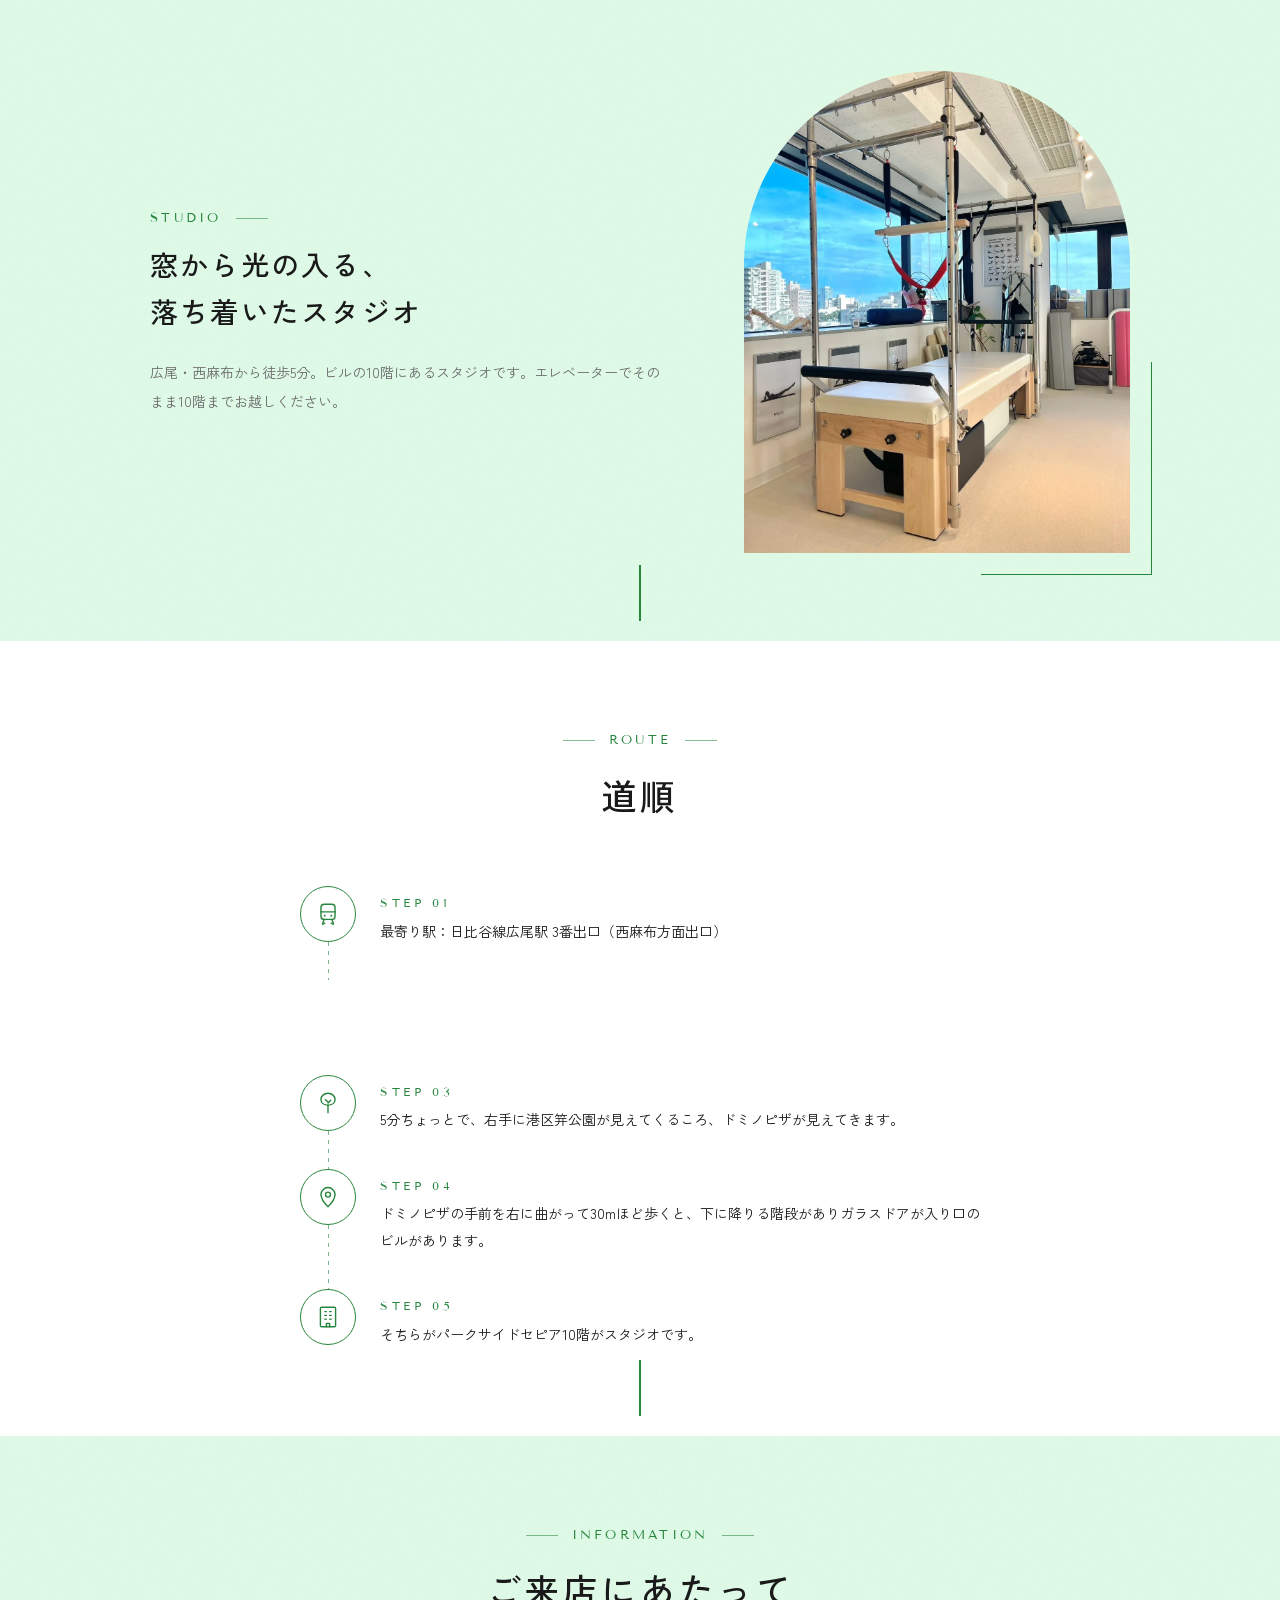
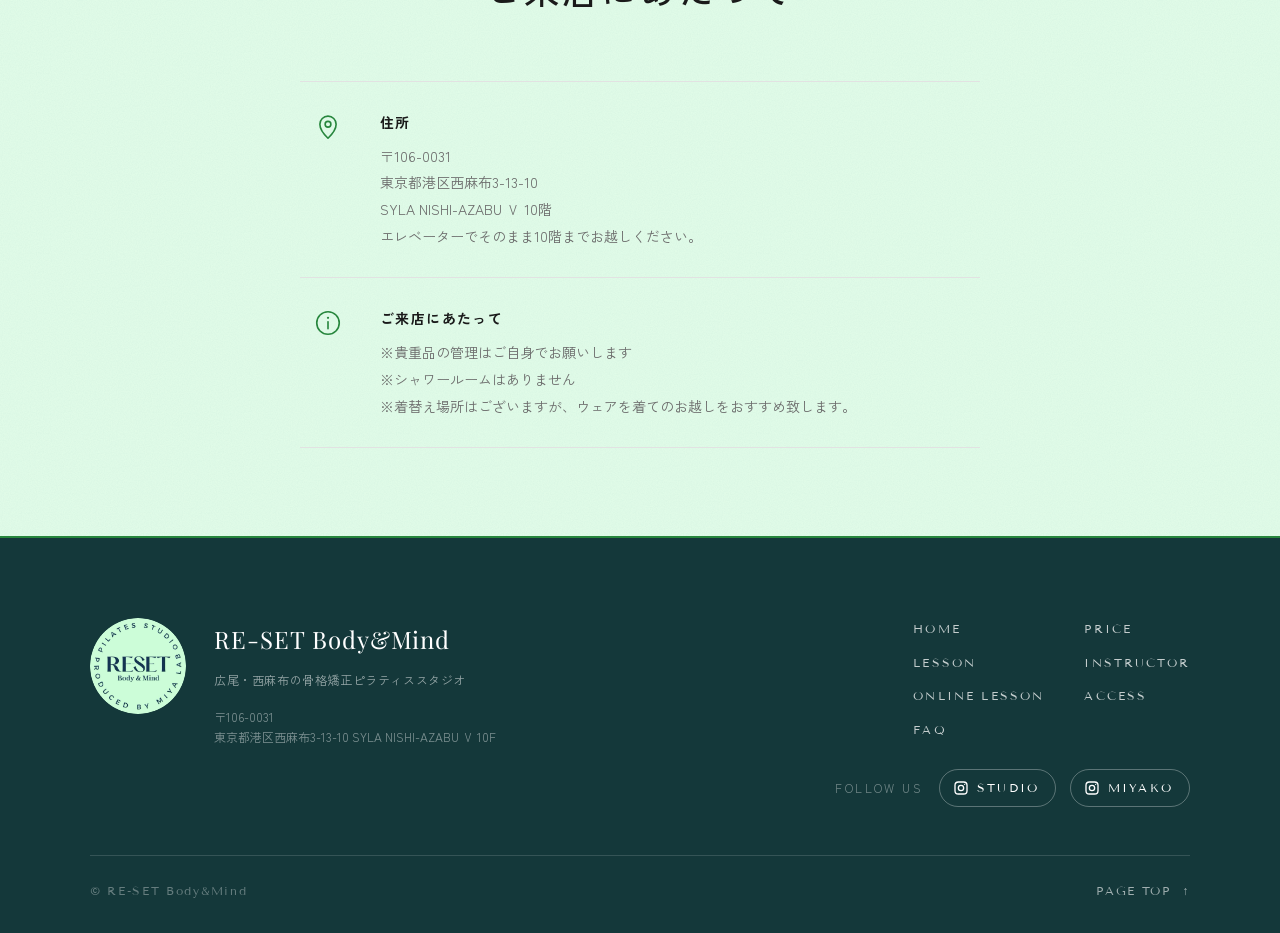
<file: access.html>
<!DOCTYPE html>
<html lang="ja">
<head>
<meta charset="UTF-8">
<meta name="robots" content="noindex, nofollow">
<meta name="viewport" content="width=device-width, initial-scale=1.0">
<meta name="color-scheme" content="light">
<title>ACCESS | RE-SET Body&amp;Mind</title>
<meta name="description" content="RE-SET Body&Mindへのアクセス。東京都港区西麻布3-13-10 SYLA NISHI-AZABU Ⅴ 10階。日比谷線広尾駅から徒歩圏内。">
<meta property="og:type" content="website">
<meta property="og:site_name" content="RE-SET Body&amp;Mind">
<meta property="og:title" content="ACCESS | RE-SET Body&amp;Mind">
<meta property="og:description" content="RE-SET Body&Mindへのアクセス。東京都港区西麻布3-13-10 SYLA NISHI-AZABU Ⅴ 10階。日比谷線広尾駅から徒歩圏内。">
<meta property="og:url" content="https://emerald-reef-okinawa.com/reset-body-mind-preview/access.html">
<meta property="og:image" content="https://emerald-reef-okinawa.com/reset-body-mind-preview/assets/og.jpg">
<meta name="twitter:card" content="summary_large_image">
<link rel="preconnect" href="https://fonts.googleapis.com">
<link rel="preconnect" href="https://fonts.gstatic.com" crossorigin>
<link rel="stylesheet" href="https://fonts.googleapis.com/css2?family=Zen+Kaku+Gothic+New:wght@400;500;700&family=Tenor+Sans&family=Playfair+Display:wght@400;500;600;700&display=swap">
<link rel="stylesheet" href="css/style.css?v=1794559098">
</head>
<body>

<div class="intro-overlay" data-intro-overlay>
  <p class="intro-overlay__logo">RE-SET<br>Body&amp;Mind</p>
  <div class="intro-overlay__line"></div>
</div>
<script>
(function () {
  try {
    if (sessionStorage.getItem('rbmIntroPlayed')) {
      document.currentScript.previousElementSibling.remove();
    } else {
      sessionStorage.setItem('rbmIntroPlayed', '1');
    }
  } catch (e) {}
})();
</script>

<div class="page-shell" data-page-shell>

<header class="site-header">
  <a href="index.html" class="site-header__logo"><img src="assets/logo-text.webp?v=1790590712" alt="RE-SET Body&amp;Mind PILATES STUDIO" width="420" height="68"></a>
  <div class="site-header__right">
    <a href="https://lin.ee/Qd412Lj" class="site-header__contact" target="_blank" rel="noopener">CONTACT</a>
    <button class="menu-toggle" data-menu-toggle aria-label="メニューを開く">
      <span></span><span></span><span></span>
    </button>
  </div>
</header>

<nav class="nav-drawer" data-nav-drawer>
  <div class="nav-drawer__backdrop" data-nav-backdrop></div>
  <div class="nav-drawer__panel">
    <button class="nav-drawer__close" data-menu-close aria-label="メニューを閉じる">×</button>
    <ul class="nav-drawer__list">
      <li><a href="index.html">HOME</a></li>
      <li><a href="plan.html">PRICE</a></li>
      <li><a href="lesson.html">LESSON</a></li>
      <li><a href="instructors.html">INSTRUCTOR</a></li>
      <li><a href="online-lesson.html">ONLINE LESSON</a></li>
      <li><a href="access.html" class="is-current">ACCESS</a></li>
      <li><a href="faq.html">FAQ</a></li>
    </ul>
  </div>
</nav>

<main>

  <section class="sub-hero">
    <div class="sub-hero__inner">
      <div class="sub-hero__text">
        <p class="sub-hero__crumb"><a href="index.html">HOME</a><span></span>ACCESS</p>
        <p class="sub-hero__en">Access</p>
        <h1 class="sub-hero__title">アクセス</h1>
        <p class="sub-hero__lead">広尾・西麻布から徒歩5分。ビルの10階にある、窓から光の入るスタジオです。</p>
      </div>
      <figure class="sub-hero__photo"><img src="assets/hero-1.webp?v=1793153655" alt="窓から光の入るスタジオの内観" width="1108" height="1477"></figure>
    </div>
  </section>

  <section class="section">
    <div class="container">
      <div class="access-map reveal">
        <iframe src="https://www.google.com/maps?q=%E6%9D%B1%E4%BA%AC%E9%83%BD%E6%B8%AF%E5%8C%BA%E8%A5%BF%E9%BA%BB%E5%B8%833-13-10+SYLA+NISHI-AZABU&output=embed" loading="lazy" referrerpolicy="no-referrer-when-downgrade" allowfullscreen title="RE-SET Body&Mind 地図"></iframe>
      </div>

      <div class="google-reviews reveal">
        <div class="google-reviews__score"><span class="count-up" data-count="5" data-decimals="1">5.0</span></div>
        <div>
          <div class="google-reviews__stars">★★★★★</div>
          <div class="google-reviews__count">Google クチコミ <span class="count-up" data-count="28">28</span>件</div>
        </div>
        <a href="https://www.google.com/maps?cid=18176391151732984991" class="google-reviews__link" target="_blank" rel="noopener">Googleでクチコミを見る</a>
      </div>

    </div>
  </section>

  <section class="section section--muted">
    <div class="container">
      <div class="split split--reverse">
        <figure class="split__photo reveal"><img src="assets/hero-2.webp?v=1793153655" alt="窓から街並みが見えるスタジオのマシン" loading="lazy" width="1108" height="1477"></figure>
        <div class="reveal" style="--reveal-delay:0.15s;">
          <p class="section__eyebrow">STUDIO</p>
          <h2 class="split__title">窓から光の入る、<br>落ち着いたスタジオ</h2>
          <p class="split__body">広尾・西麻布から徒歩5分。ビルの10階にあるスタジオです。エレベーターでそのまま10階までお越しください。</p>
        </div>
      </div>
    </div>
  </section>

  <section class="section">
    <div class="container">
      <p class="section__eyebrow">ROUTE</p>
      <h2 class="section__title">道順</h2>
      <div class="route">
        <div class="route__step reveal" style="--reveal-delay:0.00s;">
          <span class="route__icon"><svg class="icon" aria-hidden="true"><use href="assets/icons.svg#i-train"/></svg></span>
          <div><p class="route__no">STEP 01</p><p class="route__text">最寄り駅：日比谷線広尾駅 3番出口（西麻布方面出口）</p></div>
        </div>
        <div class="route__step reveal" style="--reveal-delay:0.06s;">
          <span class="route__icon"><svg class="icon" aria-hidden="true"><use href="assets/icons.svg#i-walk"/></svg></span>
          <div><p class="route__no">STEP 02</p><p class="route__text">地上に出て、右方向にしばらく直進します。</p></div>
        </div>
        <div class="route__step reveal" style="--reveal-delay:0.12s;">
          <span class="route__icon"><svg class="icon" aria-hidden="true"><use href="assets/icons.svg#i-tree"/></svg></span>
          <div><p class="route__no">STEP 03</p><p class="route__text">5分ちょっとで、右手に港区笄公園が見えてくるころ、ドミノピザが見えてきます。</p></div>
        </div>
        <div class="route__step reveal" style="--reveal-delay:0.18s;">
          <span class="route__icon"><svg class="icon" aria-hidden="true"><use href="assets/icons.svg#i-pin"/></svg></span>
          <div><p class="route__no">STEP 04</p><p class="route__text">ドミノピザの手前を右に曲がって30mほど歩くと、下に降りる階段がありガラスドアが入り口のビルがあります。</p></div>
        </div>
        <div class="route__step reveal" style="--reveal-delay:0.24s;">
          <span class="route__icon"><svg class="icon" aria-hidden="true"><use href="assets/icons.svg#i-building"/></svg></span>
          <div><p class="route__no">STEP 05</p><p class="route__text">そちらがパークサイドセピア10階がスタジオです。</p></div>
        </div>
      </div>
    </div>
  </section>

  <section class="section section--muted">
    <div class="container">
      <p class="section__eyebrow">INFORMATION</p>
      <h2 class="section__title">ご来店にあたって</h2>
      <div class="info-rows">
        <div class="info-row reveal">
          <svg class="icon" aria-hidden="true"><use href="assets/icons.svg#i-pin"/></svg>
          <div>
            <h3>住所</h3>
            <p>〒106-0031<br>東京都港区西麻布3-13-10<br>SYLA NISHI-AZABU Ⅴ 10階<br>エレベーターでそのまま10階までお越しください。</p>
          </div>
        </div>
        <div class="info-row reveal" style="--reveal-delay:0.1s;">
          <svg class="icon" aria-hidden="true"><use href="assets/icons.svg#i-info"/></svg>
          <div>
            <h3>ご来店にあたって</h3>
            <ul>
              <li>※貴重品の管理はご自身でお願いします</li>
              <li>※シャワールームはありません</li>
              <li>※着替え場所はございますが、ウェアを着てのお越しをおすすめ致します。</li>
            </ul>
          </div>
        </div>
      </div>
    </div>
  </section>

</main>

<footer class="site-footer">
  <div class="site-footer__inner">
    <div class="site-footer__brand">
      <img class="site-footer__mark" src="assets/logo-circle.webp?v=1792575042" alt="RE-SET Body&amp;Mind" width="96" height="96" loading="lazy">
      <div>
        <p class="site-footer__logo">RE-SET Body&amp;Mind</p>
        <p class="site-footer__tagline">広尾・西麻布の骨格矯正ピラティススタジオ</p>
        <p class="site-footer__address">〒106-0031<br>東京都港区西麻布3-13-10 SYLA NISHI-AZABU Ⅴ 10F</p>
      </div>
    </div>
    <div class="site-footer__links">
      <nav class="site-footer__nav">
        <a href="index.html">HOME</a>
        <a href="plan.html">PRICE</a>
        <a href="lesson.html">LESSON</a>
        <a href="instructors.html">INSTRUCTOR</a>
        <a href="online-lesson.html">ONLINE LESSON</a>
        <a href="access.html">ACCESS</a>
        <a href="faq.html">FAQ</a>
      </nav>
      <div class="site-footer__follow">
        <p class="site-footer__label">FOLLOW US</p>
      <div class="site-footer__social">
        <a href="https://www.instagram.com/resetbodyandmind_official" class="site-footer__social-icon" target="_blank" rel="noopener" aria-label="スタジオ公式Instagram">
          <svg viewBox="0 0 24 24" fill="none" stroke="currentColor" stroke-width="2" stroke-linecap="round" stroke-linejoin="round"><rect x="3" y="3" width="18" height="18" rx="5"/><circle cx="12" cy="12" r="4"/><circle cx="17.5" cy="6.5" r="1" fill="currentColor" stroke="none"/></svg>
          <span>STUDIO</span>
        </a>
        <a href="https://www.instagram.com/miyako385_resetbody/" class="site-footer__social-icon" target="_blank" rel="noopener" aria-label="MIYAKOのInstagram">
          <svg viewBox="0 0 24 24" fill="none" stroke="currentColor" stroke-width="2" stroke-linecap="round" stroke-linejoin="round"><rect x="3" y="3" width="18" height="18" rx="5"/><circle cx="12" cy="12" r="4"/><circle cx="17.5" cy="6.5" r="1" fill="currentColor" stroke="none"/></svg>
          <span>MIYAKO</span>
        </a>
      </div>
      </div>
    </div>
  </div>
  <div class="site-footer__bottom">
    <p class="site-footer__copyright">&copy; RE-SET Body&amp;Mind</p>
    <a href="#top" class="site-footer__pagetop">PAGE TOP <span aria-hidden="true">&uarr;</span></a>
  </div>
</footer>

<div class="floating-actions" data-floating>
  <a href="https://lin.ee/zwzXixx" class="floating-line" target="_blank" rel="noopener" aria-label="公式LINEで相談する">
    <svg class="floating-line__icon" viewBox="0 0 40 40" aria-hidden="true"><path d="M20 6C11.2 6 4 11.8 4 18.9c0 6.4 5.7 11.7 13.3 12.7.5.1 1.2.3 1.4.8.2.4.1 1 .1 1.4l-.2 1.4c-.1.4-.3 1.6 1.4.9s9.2-5.4 12.5-9.3C34.8 24.3 36 21.7 36 18.9 36 11.8 28.8 6 20 6z" fill="#fff"/><text x="20" y="22.6" text-anchor="middle" font-family="Arial,Helvetica,sans-serif" font-weight="700" font-size="8.6" fill="#06c755">LINE</text></svg>
    <span class="floating-line__label">LINEで相談</span>
  </a>
  <a href="https://resetbodyandmind-pilates.hacomono.jp/home" class="floating-cta" target="_blank" rel="noopener">体験予約はこちら</a>
</div>

</div>

<script src="js/main.js?v=1794489448"></script>
</body>
</html>
</file>
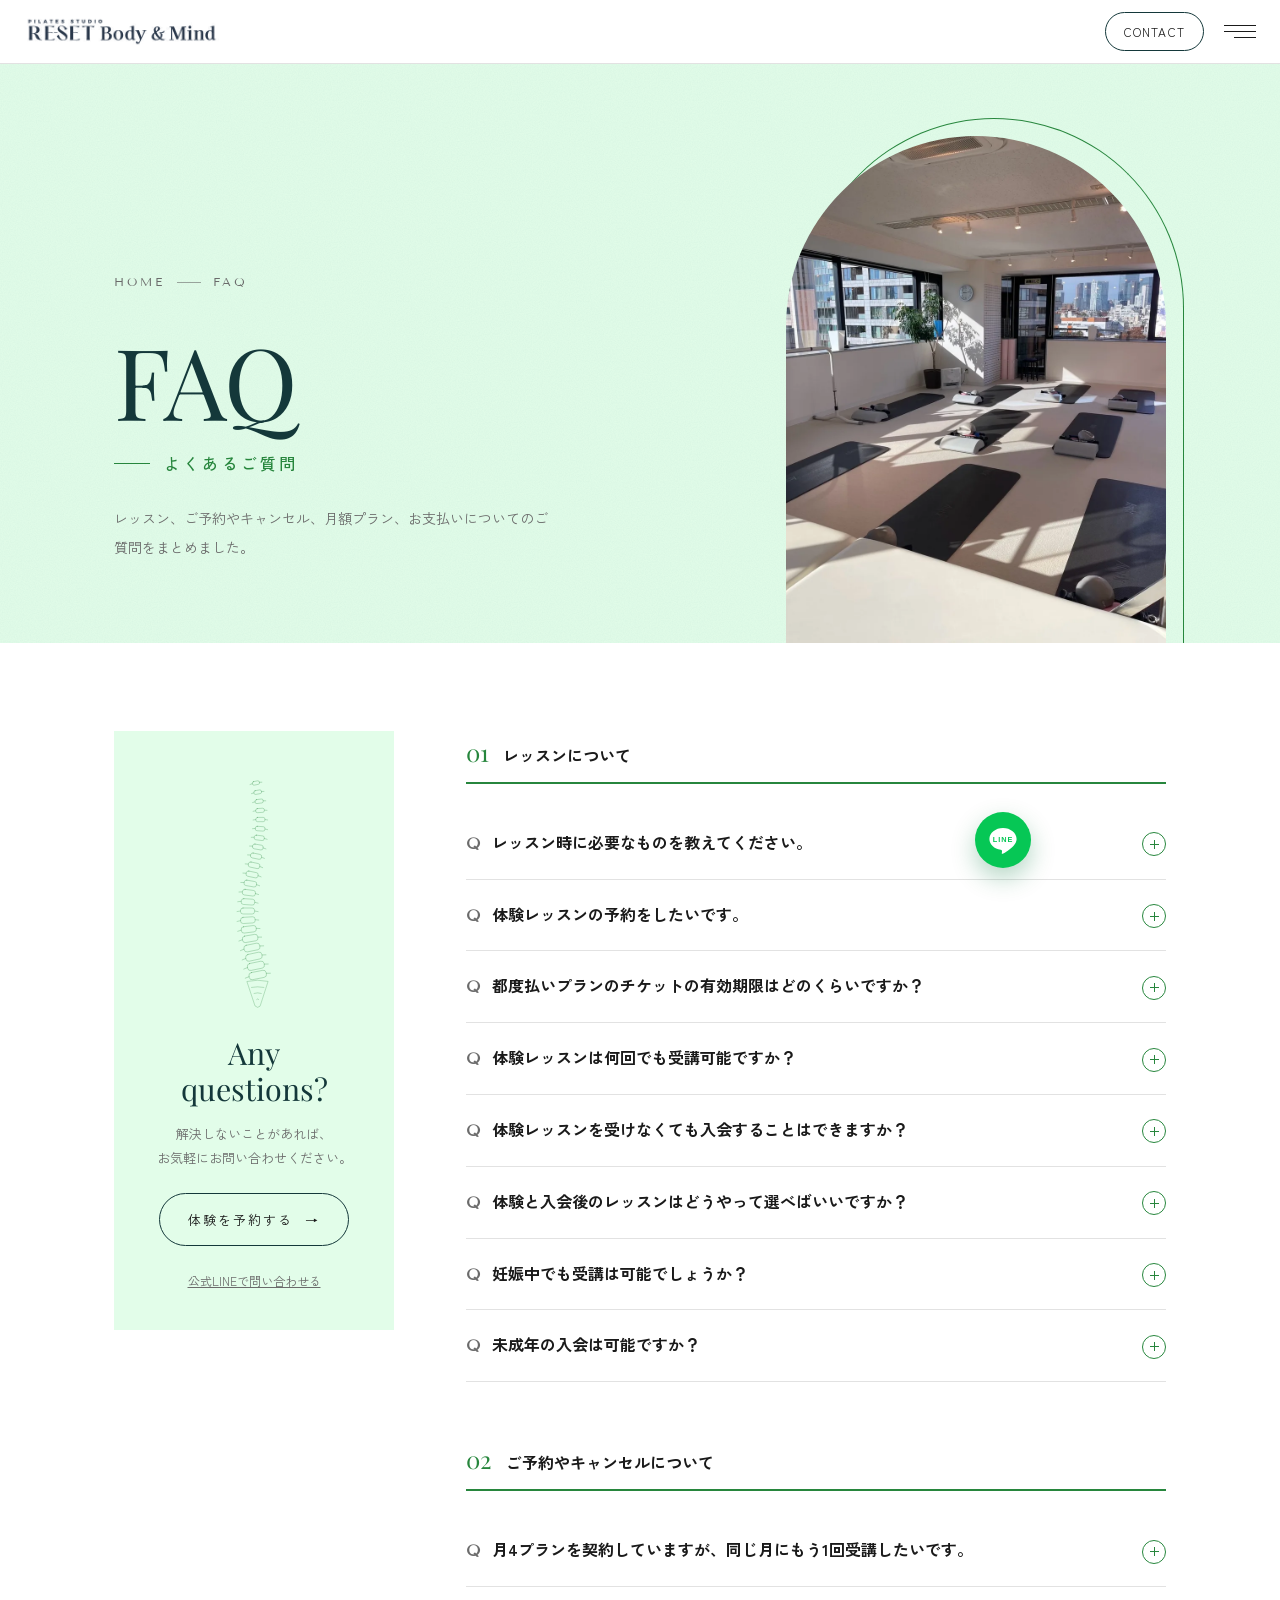
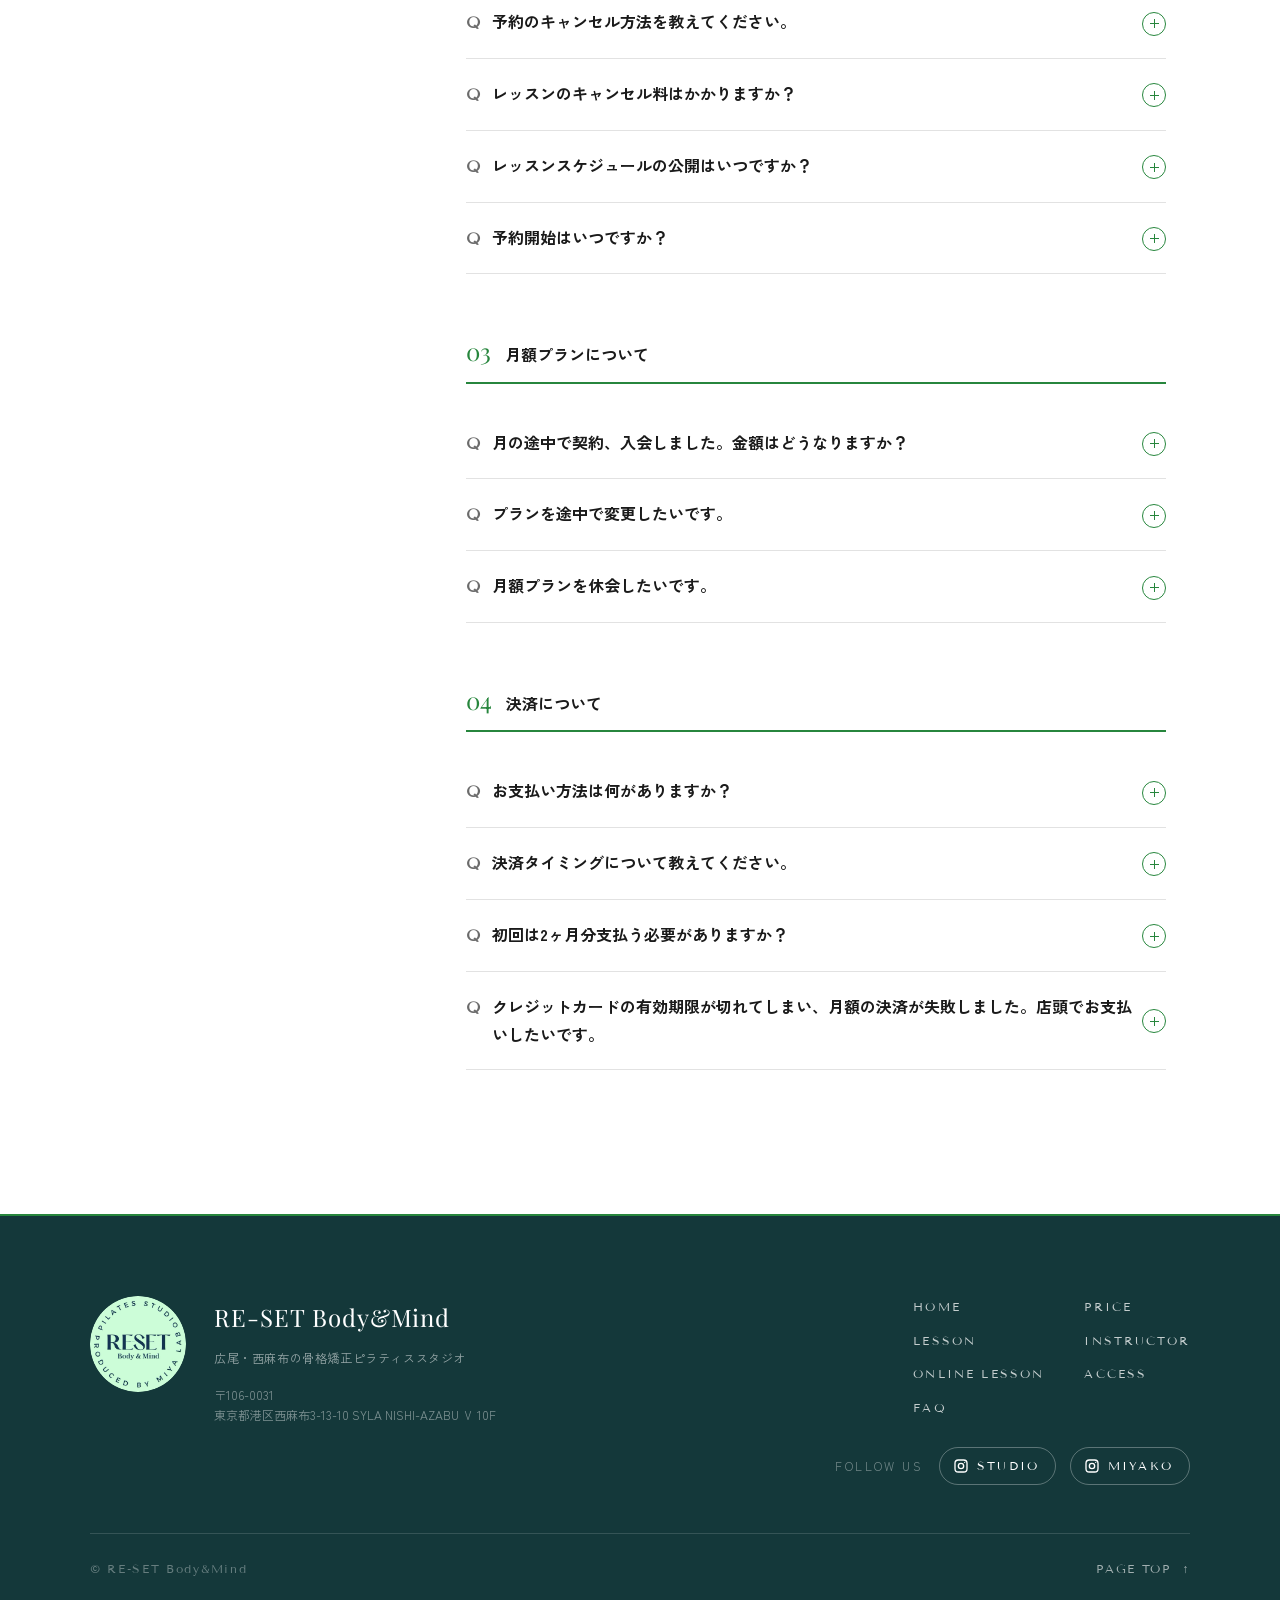
<file: faq.html>
<!DOCTYPE html>
<html lang="ja">
<head>
<meta charset="UTF-8">
<meta name="robots" content="noindex, nofollow">
<meta name="viewport" content="width=device-width, initial-scale=1.0">
<meta name="color-scheme" content="light">
<title>FAQ | RE-SET Body&amp;Mind</title>
<meta name="description" content="RE-SET Body&Mindのよくあるご質問。レッスン、予約・キャンセル、月額プラン、決済についてまとめています。">
<meta property="og:type" content="website">
<meta property="og:site_name" content="RE-SET Body&amp;Mind">
<meta property="og:title" content="FAQ | RE-SET Body&amp;Mind">
<meta property="og:description" content="RE-SET Body&Mindのよくあるご質問。レッスン、予約・キャンセル、月額プラン、決済についてまとめています。">
<meta property="og:url" content="https://emerald-reef-okinawa.com/reset-body-mind-preview/faq.html">
<meta property="og:image" content="https://emerald-reef-okinawa.com/reset-body-mind-preview/assets/og.jpg">
<meta name="twitter:card" content="summary_large_image">
<link rel="preconnect" href="https://fonts.googleapis.com">
<link rel="preconnect" href="https://fonts.gstatic.com" crossorigin>
<link rel="stylesheet" href="https://fonts.googleapis.com/css2?family=Zen+Kaku+Gothic+New:wght@400;500;700&family=Tenor+Sans&family=Playfair+Display:wght@400;500;600;700&display=swap">
<link rel="stylesheet" href="css/style.css?v=1794559098">
</head>
<body>

<div class="intro-overlay" data-intro-overlay>
  <p class="intro-overlay__logo">RE-SET<br>Body&amp;Mind</p>
  <div class="intro-overlay__line"></div>
</div>
<script>
(function () {
  try {
    if (sessionStorage.getItem('rbmIntroPlayed')) {
      document.currentScript.previousElementSibling.remove();
    } else {
      sessionStorage.setItem('rbmIntroPlayed', '1');
    }
  } catch (e) {}
})();
</script>

<div class="page-shell" data-page-shell>

<header class="site-header">
  <a href="index.html" class="site-header__logo"><img src="assets/logo-text.webp?v=1790590712" alt="RE-SET Body&amp;Mind PILATES STUDIO" width="420" height="68"></a>
  <div class="site-header__right">
    <a href="https://lin.ee/Qd412Lj" class="site-header__contact" target="_blank" rel="noopener">CONTACT</a>
    <button class="menu-toggle" data-menu-toggle aria-label="メニューを開く">
      <span></span><span></span><span></span>
    </button>
  </div>
</header>

<nav class="nav-drawer" data-nav-drawer>
  <div class="nav-drawer__backdrop" data-nav-backdrop></div>
  <div class="nav-drawer__panel">
    <button class="nav-drawer__close" data-menu-close aria-label="メニューを閉じる">×</button>
    <ul class="nav-drawer__list">
      <li><a href="index.html">HOME</a></li>
      <li><a href="plan.html">PRICE</a></li>
      <li><a href="lesson.html">LESSON</a></li>
      <li><a href="instructors.html">INSTRUCTOR</a></li>
      <li><a href="online-lesson.html">ONLINE LESSON</a></li>
      <li><a href="access.html">ACCESS</a></li>
      <li><a href="faq.html" class="is-current">FAQ</a></li>
    </ul>
  </div>
</nav>

<main>

  <section class="sub-hero">
    <div class="sub-hero__inner">
      <div class="sub-hero__text">
        <p class="sub-hero__crumb"><a href="index.html">HOME</a><span></span>FAQ</p>
        <p class="sub-hero__en">FAQ</p>
        <h1 class="sub-hero__title">よくあるご質問</h1>
        <p class="sub-hero__lead">レッスン、ご予約やキャンセル、月額プラン、お支払いについてのご質問をまとめました。</p>
      </div>
      <figure class="sub-hero__photo"><img src="assets/page-access.webp?v=1793153655" alt="マットが並ぶ明るいスタジオ" width="900" height="1200"></figure>
    </div>
  </section>

  <section class="section">
    <div class="container">
      <div class="faq-layout">
        <aside class="faq-aside reveal">
          <img class="faq-aside__spine" src="assets/spine.svg" alt="" aria-hidden="true">
          <p class="faq-aside__title">Any<br>questions?</p>
          <p class="faq-aside__text">解決しないことがあれば、<br>お気軽にお問い合わせください。</p>
          <a href="https://resetbodyandmind-pilates.hacomono.jp/home" class="cta__button" target="_blank" rel="noopener">体験を予約する</a>
          <a href="https://lin.ee/Qd412Lj" class="faq-aside__line" target="_blank" rel="noopener">公式LINEで問い合わせる</a>
        </aside>
        <div class="faq-groups">
        <div class="faq-category reveal">
          <h2 class="faq-category__title"><span class="faq-category__no">01</span>レッスンについて</h2>

          <details class="faq-item">
            <summary class="faq-item__summary"><span class="tag">Q</span><span>レッスン時に必要なものを教えてください。</span></summary>
            <div class="faq-item__a"><span class="tag">A</span><span>・動きやすく身体のラインがわかりやすい服装（貸し出しもいくつかご用意あります。ウェア一回500円、靴下一回100円）
  ・お飲み物（スタジオにてお水も¥150でご購入いただけます）
  （必要であればタオル）</span></div>
          </details>

          <details class="faq-item">
            <summary class="faq-item__summary"><span class="tag">Q</span><span>体験レッスンの予約をしたいです。</span></summary>
            <div class="faq-item__a"><span class="tag">A</span><span><a href="https://resetbodyandmind-pilates.hacomono.jp/home" target="_blank" rel="noopener" style="text-decoration:underline;">こちら</a>よりご予約ください。ご不明点は<a href="https://lin.ee/Qd412Lj" target="_blank" rel="noopener" style="text-decoration:underline;">公式LINE</a>にお願いいたします。</span></div>
          </details>

          <details class="faq-item">
            <summary class="faq-item__summary"><span class="tag">Q</span><span>都度払いプランのチケットの有効期限はどのくらいですか？</span></summary>
            <div class="faq-item__a"><span class="tag">A</span><span>購入後、180日以内に利用（受講）となっております。</span></div>
          </details>

          <details class="faq-item">
            <summary class="faq-item__summary"><span class="tag">Q</span><span>体験レッスンは何回でも受講可能ですか？</span></summary>
            <div class="faq-item__a"><span class="tag">A</span><span>「入会前のお一人様1回のみ」になります。</span></div>
          </details>

          <details class="faq-item">
            <summary class="faq-item__summary"><span class="tag">Q</span><span>体験レッスンを受けなくても入会することはできますか？</span></summary>
            <div class="faq-item__a"><span class="tag">A</span><span>まずは体験レッスンを体験して頂いてからのご入会となります。</span></div>
          </details>

          <details class="faq-item">
            <summary class="faq-item__summary"><span class="tag">Q</span><span>体験と入会後のレッスンはどうやって選べばいいですか？</span></summary>
            <div class="faq-item__a"><span class="tag">A</span><span>どのクラスでもご受講いただけます。</span></div>
          </details>

          <details class="faq-item">
            <summary class="faq-item__summary"><span class="tag">Q</span><span>妊娠中でも受講は可能でしょうか？</span></summary>
            <div class="faq-item__a"><span class="tag">A</span><span>妊娠期間中の方はマタニティパーソナルとして受講可能ですので、別途お問い合わせ下さい。また、その際は医師の承諾書の原本またはコピーが必ず必要になります。</span></div>
          </details>

          <details class="faq-item">
            <summary class="faq-item__summary"><span class="tag">Q</span><span>未成年の入会は可能ですか？</span></summary>
            <div class="faq-item__a"><span class="tag">A</span><span>小学生以下の方は原則お断りしております。未成年の方は保護者の方の同意書が必要となります。
  ※同意書はスタジオでお渡しします。</span></div>
          </details>
        </div>

        <div class="faq-category reveal" style="--reveal-delay:0.05s;">
          <h2 class="faq-category__title"><span class="faq-category__no">02</span>ご予約やキャンセルについて</h2>

          <details class="faq-item">
            <summary class="faq-item__summary"><span class="tag">Q</span><span>月4プランを契約していますが、同じ月にもう1回受講したいです。</span></summary>
            <div class="faq-item__a"><span class="tag">A</span><span>プラン1チケットを購入し、ご予約ください。月額プラン会員様のプラス1チケットは¥4,800になります。</span></div>
          </details>

          <details class="faq-item">
            <summary class="faq-item__summary"><span class="tag">Q</span><span>予約のキャンセル方法を教えてください。</span></summary>
            <div class="faq-item__a"><span class="tag">A</span><span>24時間前までは予約サイトより可能です。</span></div>
          </details>

          <details class="faq-item">
            <summary class="faq-item__summary"><span class="tag">Q</span><span>レッスンのキャンセル料はかかりますか？</span></summary>
            <div class="faq-item__a"><span class="tag">A</span><span>各レッスンの開始24時間前までに手続きしていただければキャンセル料は発生いたしません。それ以降は枠1回分の消化となります。パーソナルレッスンも1回分の料金となります。</span></div>
          </details>

          <details class="faq-item">
            <summary class="faq-item__summary"><span class="tag">Q</span><span>レッスンスケジュールの公開はいつですか？</span></summary>
            <div class="faq-item__a"><span class="tag">A</span><span>毎月20日の21時に翌月分のレッスンスケジュールを公開予定です。</span></div>
          </details>

          <details class="faq-item">
            <summary class="faq-item__summary"><span class="tag">Q</span><span>予約開始はいつですか？</span></summary>
            <div class="faq-item__a"><span class="tag">A</span><span>毎月20日の21時に翌月分のレッスンのご予約が可能です。</span></div>
          </details>
        </div>

        <div class="faq-category reveal" style="--reveal-delay:0.1s;">
          <h2 class="faq-category__title"><span class="faq-category__no">03</span>月額プランについて</h2>

          <details class="faq-item">
            <summary class="faq-item__summary"><span class="tag">Q</span><span>月の途中で契約、入会しました。金額はどうなりますか？</span></summary>
            <div class="faq-item__a"><span class="tag">A</span><span>毎月1日〜14日にご入会した場合は通常通りのご案内となります。毎月15日〜末日までのご入会は、それぞれのプランの半額と枠も半分でのご案内となります。（フリープランに限り日割り計算となります）</span></div>
          </details>

          <details class="faq-item">
            <summary class="faq-item__summary"><span class="tag">Q</span><span>プランを途中で変更したいです。</span></summary>
            <div class="faq-item__a"><span class="tag">A</span><span>月額制から別の月額プランへの変更は、「前月15日」までにWebで変更可能です。前月16日以降に変更手続が行われた場合は、当該変更は、翌々月から行われるものとします。</span></div>
          </details>

          <details class="faq-item">
            <summary class="faq-item__summary"><span class="tag">Q</span><span>月額プランを休会したいです。</span></summary>
            <div class="faq-item__a"><span class="tag">A</span><span>休会もしくは退会をご希望の場合は、「都度払いプラン」への変更となります。店頭での変更手続きが必要となりますため必ず「前月15日」までにスタジオでお申し出下さい。Webでの変更は承っておりません。</span></div>
          </details>
        </div>

        <div class="faq-category reveal" style="--reveal-delay:0.15s;">
          <h2 class="faq-category__title"><span class="faq-category__no">04</span>決済について</h2>

          <details class="faq-item">
            <summary class="faq-item__summary"><span class="tag">Q</span><span>お支払い方法は何がありますか？</span></summary>
            <div class="faq-item__a"><span class="tag">A</span><span>クレジットカード決済のみとなります。</span></div>
          </details>

          <details class="faq-item">
            <summary class="faq-item__summary"><span class="tag">Q</span><span>決済タイミングについて教えてください。</span></summary>
            <div class="faq-item__a"><span class="tag">A</span><span>毎月20日に翌月分が決済されます。</span></div>
          </details>

          <details class="faq-item">
            <summary class="faq-item__summary"><span class="tag">Q</span><span>初回は2ヶ月分支払う必要がありますか？</span></summary>
            <div class="faq-item__a"><span class="tag">A</span><span>初回の引き落としは「その月の分」と「翌月の分」が一緒に決済されます。
  例）3/10に月額プランを契約した場合、3/10に3月分満額と4月分満額が決済されます。
  例）3/25に月額プランを契約した場合、3/25に3月分半額（15日以降の契約が適用）と4月分満額が決済されます。
  2回目以降は、毎月20日に翌月分の決済が発生します。</span></div>
          </details>

          <details class="faq-item">
            <summary class="faq-item__summary"><span class="tag">Q</span><span>クレジットカードの有効期限が切れてしまい、月額の決済が失敗しました。店頭でお支払いしたいです。</span></summary>
            <div class="faq-item__a"><span class="tag">A</span><span>店頭でのお支払いも可能ですのでお申し出ください。</span></div>
          </details>
        </div>

        </div>
      </div>
    </div>
  </section>

</main>

<footer class="site-footer">
  <div class="site-footer__inner">
    <div class="site-footer__brand">
      <img class="site-footer__mark" src="assets/logo-circle.webp?v=1792575042" alt="RE-SET Body&amp;Mind" width="96" height="96" loading="lazy">
      <div>
        <p class="site-footer__logo">RE-SET Body&amp;Mind</p>
        <p class="site-footer__tagline">広尾・西麻布の骨格矯正ピラティススタジオ</p>
        <p class="site-footer__address">〒106-0031<br>東京都港区西麻布3-13-10 SYLA NISHI-AZABU Ⅴ 10F</p>
      </div>
    </div>
    <div class="site-footer__links">
      <nav class="site-footer__nav">
        <a href="index.html">HOME</a>
        <a href="plan.html">PRICE</a>
        <a href="lesson.html">LESSON</a>
        <a href="instructors.html">INSTRUCTOR</a>
        <a href="online-lesson.html">ONLINE LESSON</a>
        <a href="access.html">ACCESS</a>
        <a href="faq.html">FAQ</a>
      </nav>
      <div class="site-footer__follow">
        <p class="site-footer__label">FOLLOW US</p>
      <div class="site-footer__social">
        <a href="https://www.instagram.com/resetbodyandmind_official" class="site-footer__social-icon" target="_blank" rel="noopener" aria-label="スタジオ公式Instagram">
          <svg viewBox="0 0 24 24" fill="none" stroke="currentColor" stroke-width="2" stroke-linecap="round" stroke-linejoin="round"><rect x="3" y="3" width="18" height="18" rx="5"/><circle cx="12" cy="12" r="4"/><circle cx="17.5" cy="6.5" r="1" fill="currentColor" stroke="none"/></svg>
          <span>STUDIO</span>
        </a>
        <a href="https://www.instagram.com/miyako385_resetbody/" class="site-footer__social-icon" target="_blank" rel="noopener" aria-label="MIYAKOのInstagram">
          <svg viewBox="0 0 24 24" fill="none" stroke="currentColor" stroke-width="2" stroke-linecap="round" stroke-linejoin="round"><rect x="3" y="3" width="18" height="18" rx="5"/><circle cx="12" cy="12" r="4"/><circle cx="17.5" cy="6.5" r="1" fill="currentColor" stroke="none"/></svg>
          <span>MIYAKO</span>
        </a>
      </div>
      </div>
    </div>
  </div>
  <div class="site-footer__bottom">
    <p class="site-footer__copyright">&copy; RE-SET Body&amp;Mind</p>
    <a href="#top" class="site-footer__pagetop">PAGE TOP <span aria-hidden="true">&uarr;</span></a>
  </div>
</footer>

<div class="floating-actions" data-floating>
  <a href="https://lin.ee/zwzXixx" class="floating-line" target="_blank" rel="noopener" aria-label="公式LINEで相談する">
    <svg class="floating-line__icon" viewBox="0 0 40 40" aria-hidden="true"><path d="M20 6C11.2 6 4 11.8 4 18.9c0 6.4 5.7 11.7 13.3 12.7.5.1 1.2.3 1.4.8.2.4.1 1 .1 1.4l-.2 1.4c-.1.4-.3 1.6 1.4.9s9.2-5.4 12.5-9.3C34.8 24.3 36 21.7 36 18.9 36 11.8 28.8 6 20 6z" fill="#fff"/><text x="20" y="22.6" text-anchor="middle" font-family="Arial,Helvetica,sans-serif" font-weight="700" font-size="8.6" fill="#06c755">LINE</text></svg>
    <span class="floating-line__label">LINEで相談</span>
  </a>
  <a href="https://resetbodyandmind-pilates.hacomono.jp/home" class="floating-cta" target="_blank" rel="noopener">体験予約はこちら</a>
</div>

</div>

<script src="js/main.js?v=1794489448"></script>
</body>
</html>
</file>
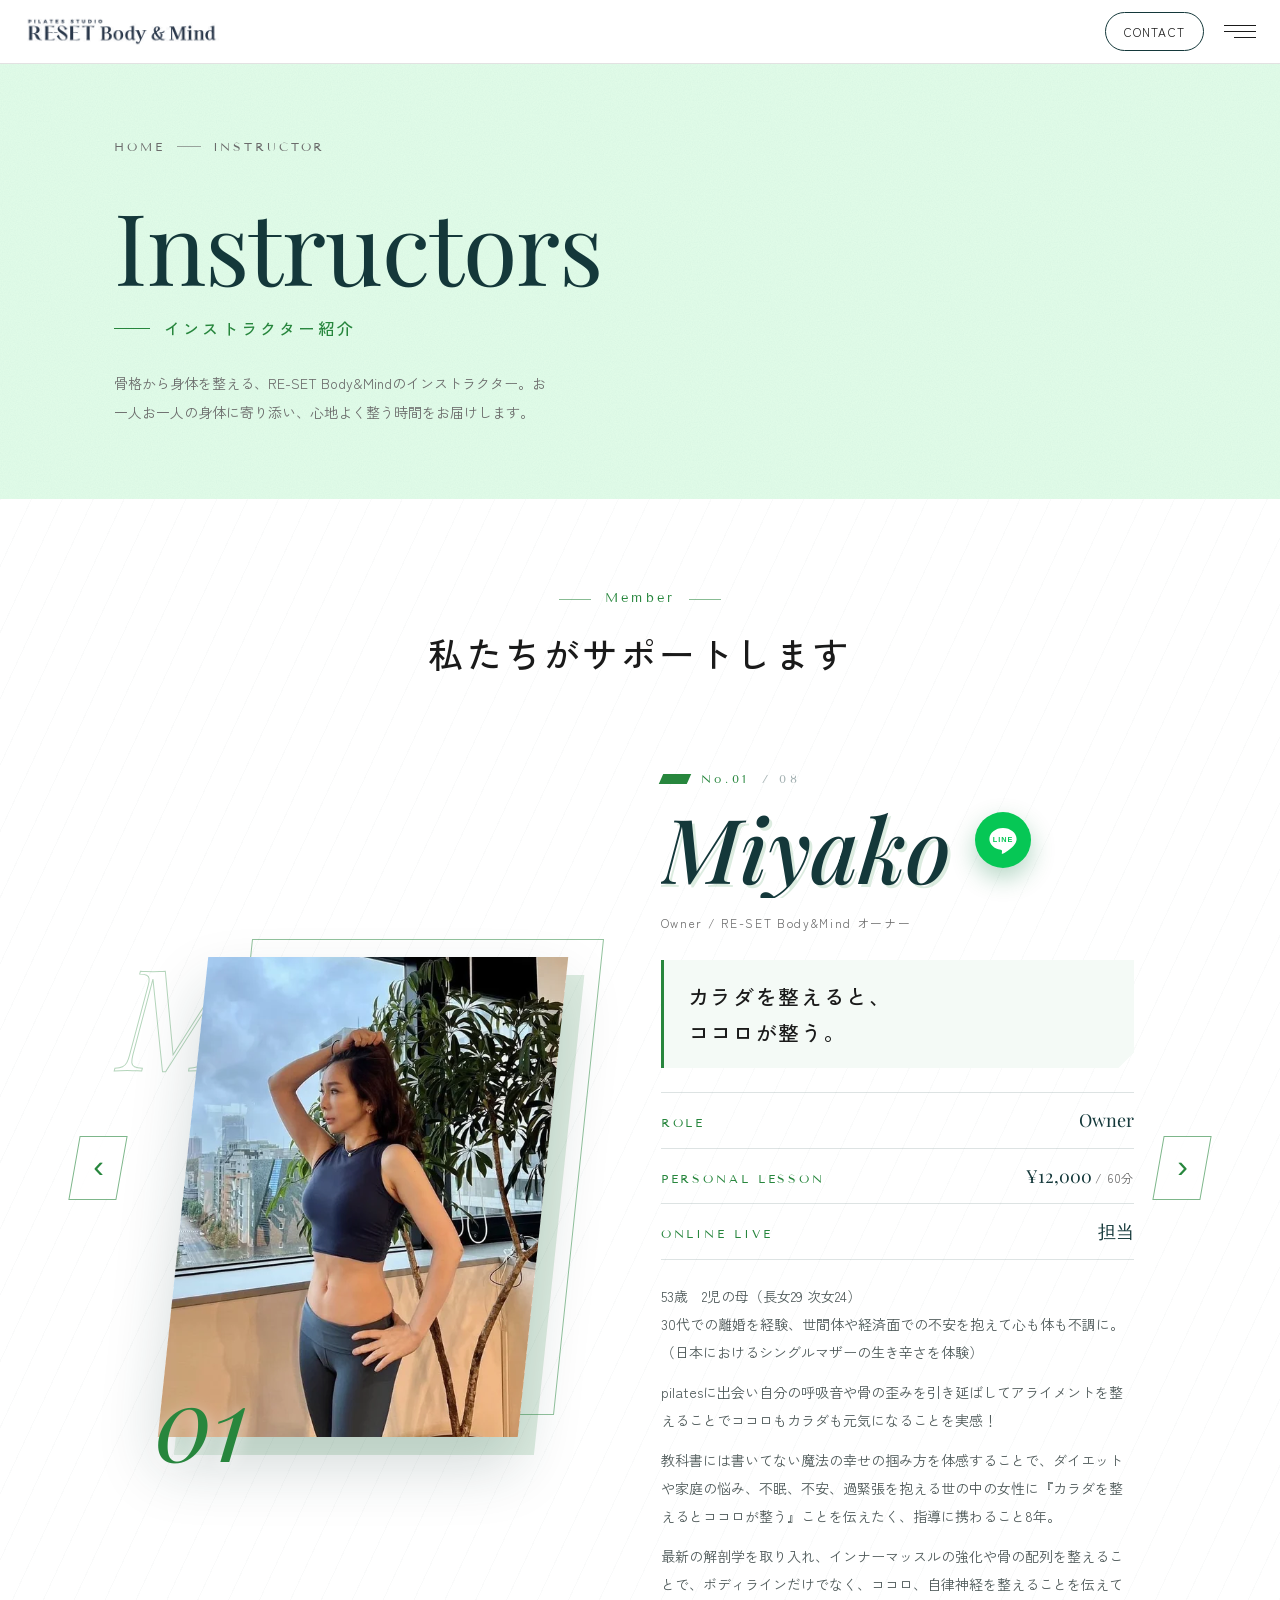
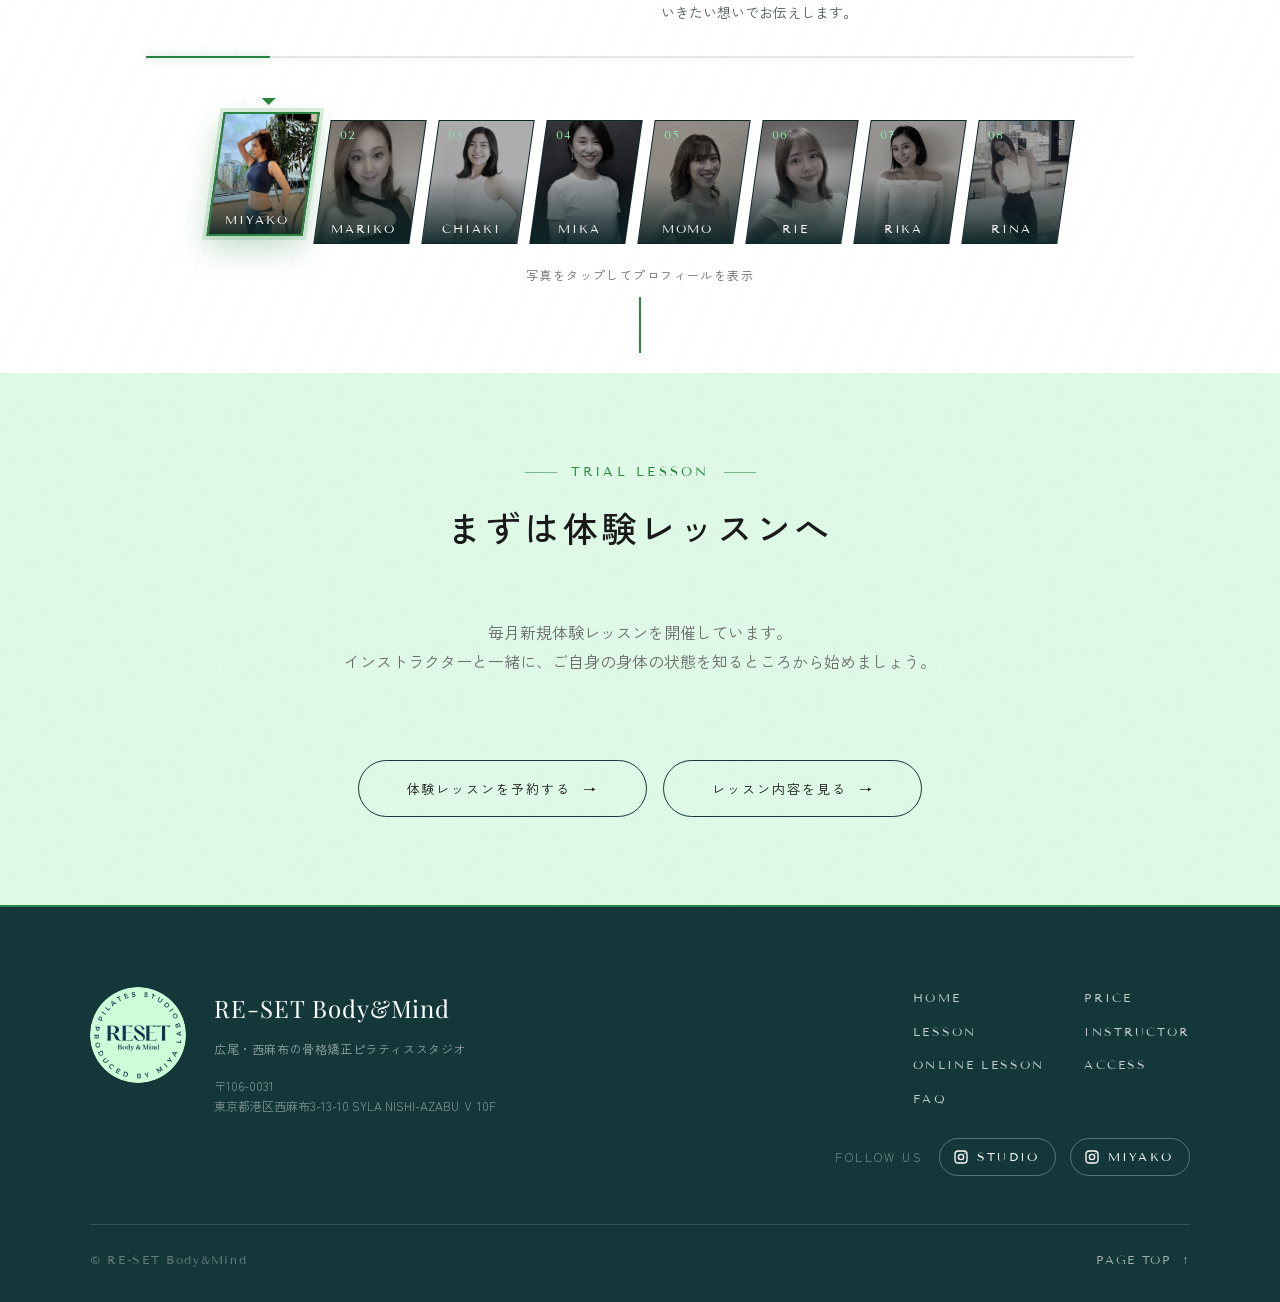
<file: instructors.html>
<!DOCTYPE html>
<html lang="ja">
<head>
<meta charset="UTF-8">
<meta name="robots" content="noindex, nofollow">
<meta name="viewport" content="width=device-width, initial-scale=1.0">
<meta name="color-scheme" content="light">
<title>INSTRUCTOR | RE-SET Body&amp;Mind</title>
<meta name="description" content="RE-SET Body&Mindのインストラクター紹介。オーナーMiyakoをはじめ、骨格から身体を整えるインストラクターたちのプロフィール。">
<meta property="og:type" content="website">
<meta property="og:site_name" content="RE-SET Body&amp;Mind">
<meta property="og:title" content="INSTRUCTOR | RE-SET Body&amp;Mind">
<meta property="og:description" content="RE-SET Body&Mindのインストラクター紹介。オーナーMiyakoをはじめ、骨格から身体を整えるインストラクターたちのプロフィール。">
<meta property="og:url" content="https://emerald-reef-okinawa.com/reset-body-mind-preview/instructors.html">
<meta property="og:image" content="https://emerald-reef-okinawa.com/reset-body-mind-preview/assets/og.jpg">
<meta name="twitter:card" content="summary_large_image">
<link rel="preconnect" href="https://fonts.googleapis.com">
<link rel="preconnect" href="https://fonts.gstatic.com" crossorigin>
<link rel="stylesheet" href="https://fonts.googleapis.com/css2?family=Zen+Kaku+Gothic+New:wght@400;500;700&family=Tenor+Sans&family=Playfair+Display:wght@400;500;600;700&display=swap">
<link rel="stylesheet" href="css/style.css?v=1794559098">
</head>
<body>

<div class="intro-overlay" data-intro-overlay>
  <p class="intro-overlay__logo">RE-SET<br>Body&amp;Mind</p>
  <div class="intro-overlay__line"></div>
</div>
<script>
(function () {
  try {
    if (sessionStorage.getItem('rbmIntroPlayed')) {
      document.currentScript.previousElementSibling.remove();
    } else {
      sessionStorage.setItem('rbmIntroPlayed', '1');
    }
  } catch (e) {}
})();
</script>

<div class="page-shell" data-page-shell>

<header class="site-header">
  <a href="index.html" class="site-header__logo"><img src="assets/logo-text.webp?v=1790590712" alt="RE-SET Body&amp;Mind PILATES STUDIO" width="420" height="68"></a>
  <div class="site-header__right">
    <a href="https://lin.ee/Qd412Lj" class="site-header__contact" target="_blank" rel="noopener">CONTACT</a>
    <button class="menu-toggle" data-menu-toggle aria-label="メニューを開く">
      <span></span><span></span><span></span>
    </button>
  </div>
</header>

<nav class="nav-drawer" data-nav-drawer>
  <div class="nav-drawer__backdrop" data-nav-backdrop></div>
  <div class="nav-drawer__panel">
    <button class="nav-drawer__close" data-menu-close aria-label="メニューを閉じる">×</button>
    <ul class="nav-drawer__list">
      <li><a href="index.html">HOME</a></li>
      <li><a href="plan.html">PRICE</a></li>
      <li><a href="lesson.html">LESSON</a></li>
      <li><a href="instructors.html" class="is-current">INSTRUCTOR</a></li>
      <li><a href="online-lesson.html">ONLINE LESSON</a></li>
      <li><a href="access.html">ACCESS</a></li>
      <li><a href="faq.html">FAQ</a></li>
    </ul>
  </div>
</nav>

<main>

  <section class="sub-hero sub-hero--compact">
    <div class="sub-hero__inner">
      <div class="sub-hero__text">
        <p class="sub-hero__crumb"><a href="index.html">HOME</a><span></span>INSTRUCTOR</p>
        <p class="sub-hero__en">Instructors</p>
        <h1 class="sub-hero__title">インストラクター紹介</h1>
        <p class="sub-hero__lead">骨格から身体を整える、RE-SET Body&amp;Mindのインストラクター。お一人お一人の身体に寄り添い、心地よく整う時間をお届けします。</p>
      </div>
    </div>
  </section>

  <section class="section gs">
    <div class="container gs__container">
      <p class="section__eyebrow">Member</p>
      <h2 class="section__title">私たちがサポートします</h2>

      <div class="gs__wrap" data-showcase>
        <div class="gs__stage" data-sc-stage>
          <article class="gs__panel is-active" id="miyako" role="tabpanel" aria-labelledby="tab-miyako" data-sc-panel>
            <div class="gs__visual">
              <span class="gs__bigname" aria-hidden="true">Miyako</span>
              <figure class="gs__photo"><img src="assets/instructor-miyako-full.webp?v=1793153655" alt="インストラクター Miyako" width="600" height="800"></figure>
              <span class="gs__no" aria-hidden="true">01</span>
            </div>
            <div class="gs__info">
              <p class="gs__kicker">No.01 <span>/ 08</span></p>
              <h3 class="gs__name" aria-label="Miyako"><span class="gs__chars" aria-hidden="true"><span style="--i:0">M</span><span style="--i:1">i</span><span style="--i:2">y</span><span style="--i:3">a</span><span style="--i:4">k</span><span style="--i:5">o</span></span></h3>
              <p class="gs__role">Owner / RE-SET Body&amp;Mind オーナー</p>
              <p class="gs__catch">カラダを整えると、<br>ココロが整う。</p>
              <dl class="gs__spec"><div><dt>ROLE</dt><dd>Owner</dd></div><div><dt>PERSONAL LESSON</dt><dd>¥12,000<small> / 60分</small></dd></div><div><dt>ONLINE LIVE</dt><dd>担当</dd></div></dl>
              <div class="gs__bio">
              <p>53歳　2児の母（長女29 次女24）<br>30代での離婚を経験、世間体や経済面での不安を抱えて心も体も不調に。（日本におけるシングルマザーの生き辛さを体験）</p>
              <p>pilatesに出会い自分の呼吸音や骨の歪みを引き延ばしてアライメントを整えることでココロもカラダも元気になることを実感！</p>
              <p>教科書には書いてない魔法の幸せの掴み方を体感することで、ダイエットや家庭の悩み、不眠、不安、過緊張を抱える世の中の女性に『カラダを整えるとココロが整う』ことを伝えたく、指導に携わること8年。</p>
              <p>最新の解剖学を取り入れ、インナーマッスルの強化や骨の配列を整えることで、ボディラインだけでなく、ココロ、自律神経を整えることを伝えていきたい想いでお伝えします。</p>
              </div>
            </div>
          </article>
          <article class="gs__panel" id="mariko" role="tabpanel" aria-labelledby="tab-mariko" data-sc-panel>
            <div class="gs__visual">
              <span class="gs__bigname" aria-hidden="true">Mariko</span>
              <figure class="gs__photo"><img src="assets/instructor-mariko-full.webp?v=1791032174" alt="インストラクター Mariko" width="600" height="800"></figure>
              <span class="gs__no" aria-hidden="true">02</span>
            </div>
            <div class="gs__info">
              <p class="gs__kicker">No.02 <span>/ 08</span></p>
              <h3 class="gs__name" aria-label="Mariko"><span class="gs__chars" aria-hidden="true"><span style="--i:0">M</span><span style="--i:1">a</span><span style="--i:2">r</span><span style="--i:3">i</span><span style="--i:4">k</span><span style="--i:5">o</span></span></h3>
              <p class="gs__role">Instructor</p>
              <p class="gs__catch">“美と心の安定”は、<br>人生の質を上げる。</p>
              <dl class="gs__spec"><div><dt>ROLE</dt><dd>Instructor</dd></div><div><dt>PERSONAL LESSON</dt><dd>¥10,000<small> / 60分</small></dd></div><div><dt>ONLINE LIVE</dt><dd>担当</dd></div></dl>
              <div class="gs__bio">
              <dl class="gs__qa"><dt>ボディメイクを始めたきっかけ</dt><dd>3回の出産を機に肩凝りや息苦しさなどの不調が現れ、老人のような潰れたボディラインに気づいた時に真剣に自分の体に向き合おうと思いボディメイクの世界に飛び込みました。</dd></dl>
              <dl class="gs__qa"><dt>ボディメイクへの想い</dt><dd>私にとって人生を再スタートさせてくれたきっかけです。見た目の美しさだけでなく、身体の機能を高めてくれるので心の安定にも繋がります。女性にとって“美と心の安定”は人生の質を上げると思っています。</dd></dl>
              <dl class="gs__qa"><dt>レッスンへの意気込み</dt><dd>自分が感じたボディメイクの楽しさをそのまま皆様に全力でお伝えしたいです！</dd></dl>
              </div>
            </div>
          </article>
          <article class="gs__panel" id="chiaki" role="tabpanel" aria-labelledby="tab-chiaki" data-sc-panel>
            <div class="gs__visual">
              <span class="gs__bigname" aria-hidden="true">Chiaki</span>
              <figure class="gs__photo"><img src="assets/instructor-chiaki-full.webp?v=1791032174" alt="インストラクター Chiaki" width="600" height="800"></figure>
              <span class="gs__no" aria-hidden="true">03</span>
            </div>
            <div class="gs__info">
              <p class="gs__kicker">No.03 <span>/ 08</span></p>
              <h3 class="gs__name" aria-label="Chiaki"><span class="gs__chars" aria-hidden="true"><span style="--i:0">C</span><span style="--i:1">h</span><span style="--i:2">i</span><span style="--i:3">a</span><span style="--i:4">k</span><span style="--i:5">i</span></span></h3>
              <p class="gs__role">Instructor</p>
              <p class="gs__catch">鍛えるだけでなく、<br>まず整える。</p>
              <dl class="gs__spec"><div><dt>ROLE</dt><dd>Instructor</dd></div><div><dt>PERSONAL LESSON</dt><dd>¥10,000<small> / 60分</small></dd></div></dl>
              <div class="gs__bio">
              <p>私自身、身体の不調や姿勢の悩みをきっかけにボディメイクを始めました。<br>身体は頑張って鍛えるだけでなく、まず整えることがとても大切だと感じています。</p>
              <p>レッスンでは、お一人おひとりの身体の状態に合わせながら、心地よく動ける身体づくりをサポートします。身体が整うことで生まれる変化や心地よさを、皆さまと一緒に感じていけたら嬉しいです♪</p>
              </div>
            </div>
          </article>
          <article class="gs__panel" id="mika" role="tabpanel" aria-labelledby="tab-mika" data-sc-panel>
            <div class="gs__visual">
              <span class="gs__bigname" aria-hidden="true">Mika</span>
              <figure class="gs__photo"><img src="assets/instructor-mika-full.webp?v=1791032174" alt="インストラクター Mika" width="600" height="800"></figure>
              <span class="gs__no" aria-hidden="true">04</span>
            </div>
            <div class="gs__info">
              <p class="gs__kicker">No.04 <span>/ 08</span></p>
              <h3 class="gs__name" aria-label="Mika"><span class="gs__chars" aria-hidden="true"><span style="--i:0">M</span><span style="--i:1">i</span><span style="--i:2">k</span><span style="--i:3">a</span></span></h3>
              <p class="gs__role">Instructor</p>
              <p class="gs__catch">何歳からでも、<br>身体は変わる。</p>
              <dl class="gs__spec"><div><dt>ROLE</dt><dd>Instructor</dd></div><div><dt>PERSONAL LESSON</dt><dd>¥9,000<small> / 60分</small></dd></div></dl>
              <div class="gs__bio">
              <p>運動嫌いで身体もガチガチだった私も、47歳からの挑戦で35年間悩んだ肩こり頭痛を手放しました。</p>
              <p>「もう変われない」はありません。何歳からでも身体は変わる喜びを、皆さまと一緒に重ねていきたいです。ご予約お待ちしております。</p>
              </div>
            </div>
          </article>
          <article class="gs__panel" id="momo" role="tabpanel" aria-labelledby="tab-momo" data-sc-panel>
            <div class="gs__visual">
              <span class="gs__bigname" aria-hidden="true">Momo</span>
              <figure class="gs__photo"><img src="assets/instructor-momo-full.webp?v=1791032174" alt="インストラクター Momo" width="600" height="800"></figure>
              <span class="gs__no" aria-hidden="true">05</span>
            </div>
            <div class="gs__info">
              <p class="gs__kicker">No.05 <span>/ 08</span></p>
              <h3 class="gs__name" aria-label="Momo"><span class="gs__chars" aria-hidden="true"><span style="--i:0">M</span><span style="--i:1">o</span><span style="--i:2">m</span><span style="--i:3">o</span></span></h3>
              <p class="gs__role">Instructor</p>
              <p class="gs__catch">骨格から身体を整え、<br>身体も心もリセット。<br>ご機嫌な自分になる。</p>
              <dl class="gs__spec"><div><dt>ROLE</dt><dd>Instructor</dd></div><div><dt>PERSONAL LESSON</dt><dd>¥9,000<small> / 60分</small></dd></div></dl>
              <div class="gs__bio">
              <p>元々生徒として通っていたスタジオで、トレーナーとして携わることができ、とても嬉しいです。ピラティス指導の経験を活かし、ピラティス×骨格矯正のレッスンでボディメイクしていきます。皆様にお会いできるのを楽しみにしております。</p>
              </div>
            </div>
          </article>
          <article class="gs__panel" id="rie" role="tabpanel" aria-labelledby="tab-rie" data-sc-panel>
            <div class="gs__visual">
              <span class="gs__bigname" aria-hidden="true">Rie</span>
              <figure class="gs__photo"><img src="assets/instructor-rie-full.webp?v=1791032174" alt="インストラクター Rie" width="600" height="800"></figure>
              <span class="gs__no" aria-hidden="true">06</span>
            </div>
            <div class="gs__info">
              <p class="gs__kicker">No.06 <span>/ 08</span></p>
              <h3 class="gs__name" aria-label="Rie"><span class="gs__chars" aria-hidden="true"><span style="--i:0">R</span><span style="--i:1">i</span><span style="--i:2">e</span></span></h3>
              <p class="gs__role">Instructor</p>
              <p class="gs__catch">身体の安定は、<br>心の安定。</p>
              <dl class="gs__spec"><div><dt>ROLE</dt><dd>Instructor</dd></div><div><dt>PERSONAL LESSON</dt><dd>¥9,000<small> / 60分</small></dd></div></dl>
              <div class="gs__bio">
              <p>最初はボディラインが変わる事を目的としてジム通いをしていたけれど中々変わらず…そんな中、インスタで年齢を重ねてからも身体が変わっていく様子を見て、私も変わりたいと思い、</p>
              <p>猫背が変わると見える世界が変わり、色んな事に前向きになれるようになった。<br>ボディラインが変わるとマインドが変わる。</p>
              <p>「心と身体は繋がっている」をモットーに、人と比べずに、自分自身のブラッシュアップのお手伝いをするトレーナーになりたいです。</p>
              </div>
            </div>
          </article>
          <article class="gs__panel" id="rika" role="tabpanel" aria-labelledby="tab-rika" data-sc-panel>
            <div class="gs__visual">
              <span class="gs__bigname" aria-hidden="true">Rika</span>
              <figure class="gs__photo"><img src="assets/instructor-rika-full.webp?v=1791032174" alt="インストラクター Rika" width="600" height="800"></figure>
              <span class="gs__no" aria-hidden="true">07</span>
            </div>
            <div class="gs__info">
              <p class="gs__kicker">No.07 <span>/ 08</span></p>
              <h3 class="gs__name" aria-label="Rika"><span class="gs__chars" aria-hidden="true"><span style="--i:0">R</span><span style="--i:1">i</span><span style="--i:2">k</span><span style="--i:3">a</span></span></h3>
              <p class="gs__role">Instructor</p>
              <p class="gs__catch">「今日来てよかった」と<br>思えるレッスンを。</p>
              <dl class="gs__spec"><div><dt>ROLE</dt><dd>Instructor</dd></div><div><dt>PERSONAL LESSON</dt><dd>¥10,000<small> / 60分</small></dd></div><div><dt>ONLINE LIVE</dt><dd>担当</dd></div></dl>
              <div class="gs__bio">
              <p>母がピラティス講師になったことをきっかけに始め、身体だけでなく心までリセットされて前向きになる感覚に惹かれました。</p>
              <p>私にとってボディメイクは、自分の身体と向き合い、自信や心地よさを育む時間です。お一人おひとりに寄り添い、「今日来てよかった」と思っていただけるようなレッスンをお届けしたいです。</p>
              </div>
            </div>
          </article>
          <article class="gs__panel" id="rina" role="tabpanel" aria-labelledby="tab-rina" data-sc-panel>
            <div class="gs__visual">
              <span class="gs__bigname" aria-hidden="true">Rina</span>
              <figure class="gs__photo"><img src="assets/instructor-rina-full.webp?v=1791032174" alt="インストラクター Rina" width="600" height="800"></figure>
              <span class="gs__no" aria-hidden="true">08</span>
            </div>
            <div class="gs__info">
              <p class="gs__kicker">No.08 <span>/ 08</span></p>
              <h3 class="gs__name" aria-label="Rina"><span class="gs__chars" aria-hidden="true"><span style="--i:0">R</span><span style="--i:1">i</span><span style="--i:2">n</span><span style="--i:3">a</span></span></h3>
              <p class="gs__role">Instructor</p>
              <p class="gs__catch">姿勢が変わると、<br>人生も変わる。</p>
              <dl class="gs__spec"><div><dt>ROLE</dt><dd>Instructor</dd></div><div><dt>PERSONAL LESSON</dt><dd>¥9,000<small> / 60分</small></dd></div></dl>
              <div class="gs__bio">
              <p>ボディメイクを始める前は、運動をしても変わらないお腹や前ももの張り、肩こり・腰痛などに悩んでいました。</p>
              <p>身体と姿勢を整えることで、見た目だけでなく心まで軽やかに。姿勢が変わると、人生も変わる。その変化を届けたくてインストラクターになりました。</p>
              <p>美姿勢と健康を土台に、自分らしく挑戦できる身体づくりを全力でサポートします。</p>
              </div>
            </div>
          </article>
          <button type="button" class="gs__arrow gs__arrow--prev" data-sc-prev aria-label="前のインストラクター"><span aria-hidden="true">&#8249;</span></button>
          <button type="button" class="gs__arrow gs__arrow--next" data-sc-next aria-label="次のインストラクター"><span aria-hidden="true">&#8250;</span></button>
          <div class="gs__progress" aria-hidden="true"><span data-sc-bar></span></div>
        </div>

        <div class="gs__roster" role="tablist" aria-label="インストラクター一覧" data-sc-strip>
          <button class="gs__thumb is-active" type="button" role="tab" id="tab-miyako" aria-controls="miyako" aria-selected="true" tabindex="0" data-sc-tile="miyako"><span class="gs__thumb-img"><img src="assets/instructor-miyako-full.webp?v=1793153655" alt="" width="600" height="800"></span><span class="gs__thumb-no">01</span><span class="gs__thumb-name">Miyako</span></button>
          <button class="gs__thumb" type="button" role="tab" id="tab-mariko" aria-controls="mariko" aria-selected="false" tabindex="-1" data-sc-tile="mariko"><span class="gs__thumb-img"><img src="assets/instructor-mariko-full.webp?v=1791032174" alt="" width="600" height="800"></span><span class="gs__thumb-no">02</span><span class="gs__thumb-name">Mariko</span></button>
          <button class="gs__thumb" type="button" role="tab" id="tab-chiaki" aria-controls="chiaki" aria-selected="false" tabindex="-1" data-sc-tile="chiaki"><span class="gs__thumb-img"><img src="assets/instructor-chiaki-full.webp?v=1791032174" alt="" width="600" height="800"></span><span class="gs__thumb-no">03</span><span class="gs__thumb-name">Chiaki</span></button>
          <button class="gs__thumb" type="button" role="tab" id="tab-mika" aria-controls="mika" aria-selected="false" tabindex="-1" data-sc-tile="mika"><span class="gs__thumb-img"><img src="assets/instructor-mika-full.webp?v=1791032174" alt="" width="600" height="800"></span><span class="gs__thumb-no">04</span><span class="gs__thumb-name">Mika</span></button>
          <button class="gs__thumb" type="button" role="tab" id="tab-momo" aria-controls="momo" aria-selected="false" tabindex="-1" data-sc-tile="momo"><span class="gs__thumb-img"><img src="assets/instructor-momo-full.webp?v=1791032174" alt="" width="600" height="800"></span><span class="gs__thumb-no">05</span><span class="gs__thumb-name">Momo</span></button>
          <button class="gs__thumb" type="button" role="tab" id="tab-rie" aria-controls="rie" aria-selected="false" tabindex="-1" data-sc-tile="rie"><span class="gs__thumb-img"><img src="assets/instructor-rie-full.webp?v=1791032174" alt="" width="600" height="800"></span><span class="gs__thumb-no">06</span><span class="gs__thumb-name">Rie</span></button>
          <button class="gs__thumb" type="button" role="tab" id="tab-rika" aria-controls="rika" aria-selected="false" tabindex="-1" data-sc-tile="rika"><span class="gs__thumb-img"><img src="assets/instructor-rika-full.webp?v=1791032174" alt="" width="600" height="800"></span><span class="gs__thumb-no">07</span><span class="gs__thumb-name">Rika</span></button>
          <button class="gs__thumb" type="button" role="tab" id="tab-rina" aria-controls="rina" aria-selected="false" tabindex="-1" data-sc-tile="rina"><span class="gs__thumb-img"><img src="assets/instructor-rina-full.webp?v=1791032174" alt="" width="600" height="800"></span><span class="gs__thumb-no">08</span><span class="gs__thumb-name">Rina</span></button>
        </div>
        <p class="gs__hint">写真をタップしてプロフィールを表示</p>
      </div>
    </div>
  </section>

  <section class="section section--muted">
    <div class="container">
      <p class="section__eyebrow">TRIAL LESSON</p>
      <h2 class="section__title">まずは体験レッスンへ</h2>
      <p class="section__lead">毎月新規体験レッスンを開催しています。<br>インストラクターと一緒に、ご自身の身体の状態を知るところから始めましょう。</p>
      <div style="display:flex; flex-wrap:wrap; justify-content:center; gap:16px;">
        <a href="https://resetbodyandmind-pilates.hacomono.jp/home" class="cta__button" target="_blank" rel="noopener">体験レッスンを予約する</a>
        <a href="lesson.html" class="cta__button">レッスン内容を見る</a>
      </div>
    </div>
  </section>

</main>

<footer class="site-footer">
  <div class="site-footer__inner">
    <div class="site-footer__brand">
      <img class="site-footer__mark" src="assets/logo-circle.webp?v=1792575042" alt="RE-SET Body&amp;Mind" width="96" height="96" loading="lazy">
      <div>
        <p class="site-footer__logo">RE-SET Body&amp;Mind</p>
        <p class="site-footer__tagline">広尾・西麻布の骨格矯正ピラティススタジオ</p>
        <p class="site-footer__address">〒106-0031<br>東京都港区西麻布3-13-10 SYLA NISHI-AZABU Ⅴ 10F</p>
      </div>
    </div>
    <div class="site-footer__links">
      <nav class="site-footer__nav">
        <a href="index.html">HOME</a>
        <a href="plan.html">PRICE</a>
        <a href="lesson.html">LESSON</a>
        <a href="instructors.html">INSTRUCTOR</a>
        <a href="online-lesson.html">ONLINE LESSON</a>
        <a href="access.html">ACCESS</a>
        <a href="faq.html">FAQ</a>
      </nav>
      <div class="site-footer__follow">
        <p class="site-footer__label">FOLLOW US</p>
      <div class="site-footer__social">
        <a href="https://www.instagram.com/resetbodyandmind_official" class="site-footer__social-icon" target="_blank" rel="noopener" aria-label="スタジオ公式Instagram">
          <svg viewBox="0 0 24 24" fill="none" stroke="currentColor" stroke-width="2" stroke-linecap="round" stroke-linejoin="round"><rect x="3" y="3" width="18" height="18" rx="5"/><circle cx="12" cy="12" r="4"/><circle cx="17.5" cy="6.5" r="1" fill="currentColor" stroke="none"/></svg>
          <span>STUDIO</span>
        </a>
        <a href="https://www.instagram.com/miyako385_resetbody/" class="site-footer__social-icon" target="_blank" rel="noopener" aria-label="MIYAKOのInstagram">
          <svg viewBox="0 0 24 24" fill="none" stroke="currentColor" stroke-width="2" stroke-linecap="round" stroke-linejoin="round"><rect x="3" y="3" width="18" height="18" rx="5"/><circle cx="12" cy="12" r="4"/><circle cx="17.5" cy="6.5" r="1" fill="currentColor" stroke="none"/></svg>
          <span>MIYAKO</span>
        </a>
      </div>
      </div>
    </div>
  </div>
  <div class="site-footer__bottom">
    <p class="site-footer__copyright">&copy; RE-SET Body&amp;Mind</p>
    <a href="#top" class="site-footer__pagetop">PAGE TOP <span aria-hidden="true">&uarr;</span></a>
  </div>
</footer>

<div class="floating-actions" data-floating>
  <a href="https://lin.ee/zwzXixx" class="floating-line" target="_blank" rel="noopener" aria-label="公式LINEで相談する">
    <svg class="floating-line__icon" viewBox="0 0 40 40" aria-hidden="true"><path d="M20 6C11.2 6 4 11.8 4 18.9c0 6.4 5.7 11.7 13.3 12.7.5.1 1.2.3 1.4.8.2.4.1 1 .1 1.4l-.2 1.4c-.1.4-.3 1.6 1.4.9s9.2-5.4 12.5-9.3C34.8 24.3 36 21.7 36 18.9 36 11.8 28.8 6 20 6z" fill="#fff"/><text x="20" y="22.6" text-anchor="middle" font-family="Arial,Helvetica,sans-serif" font-weight="700" font-size="8.6" fill="#06c755">LINE</text></svg>
    <span class="floating-line__label">LINEで相談</span>
  </a>
  <a href="https://resetbodyandmind-pilates.hacomono.jp/home" class="floating-cta" target="_blank" rel="noopener">体験予約はこちら</a>
</div>

</div>

<script src="js/main.js?v=1794489448"></script>
</body>
</html>
</file>
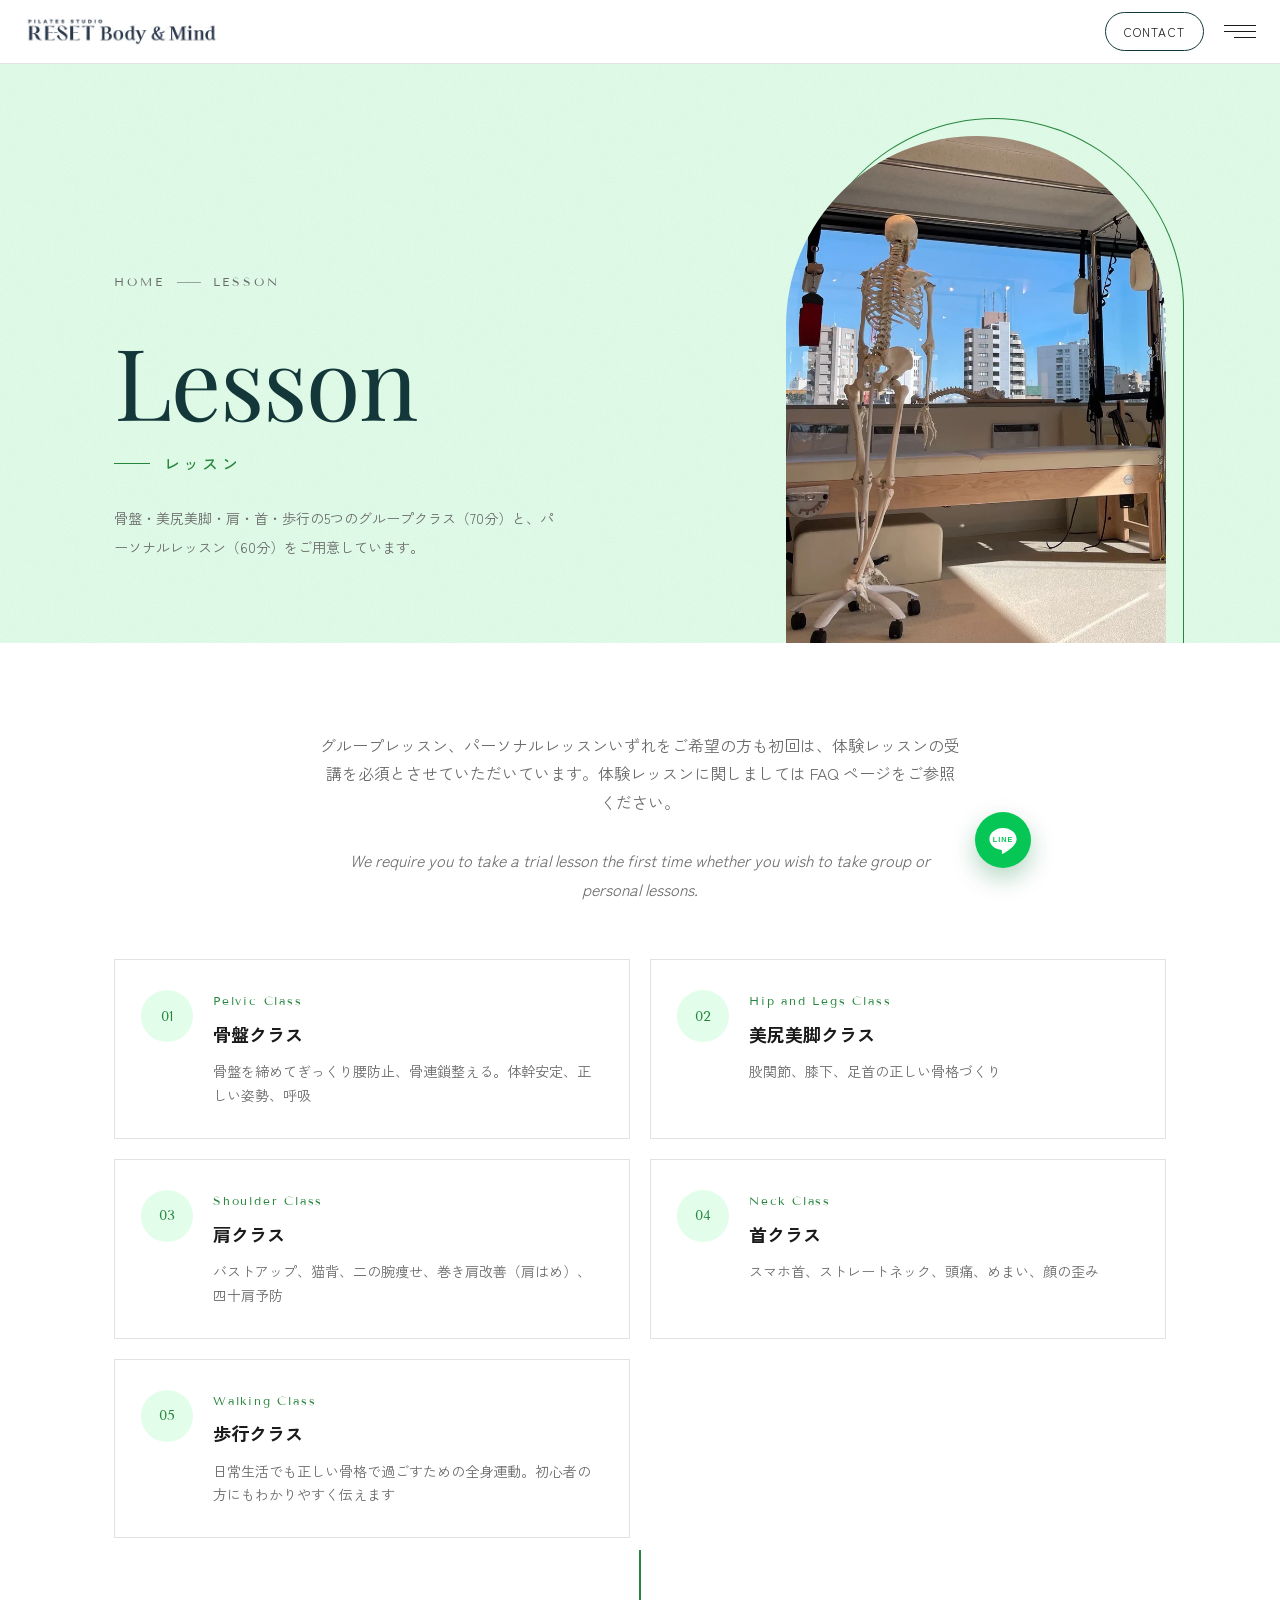
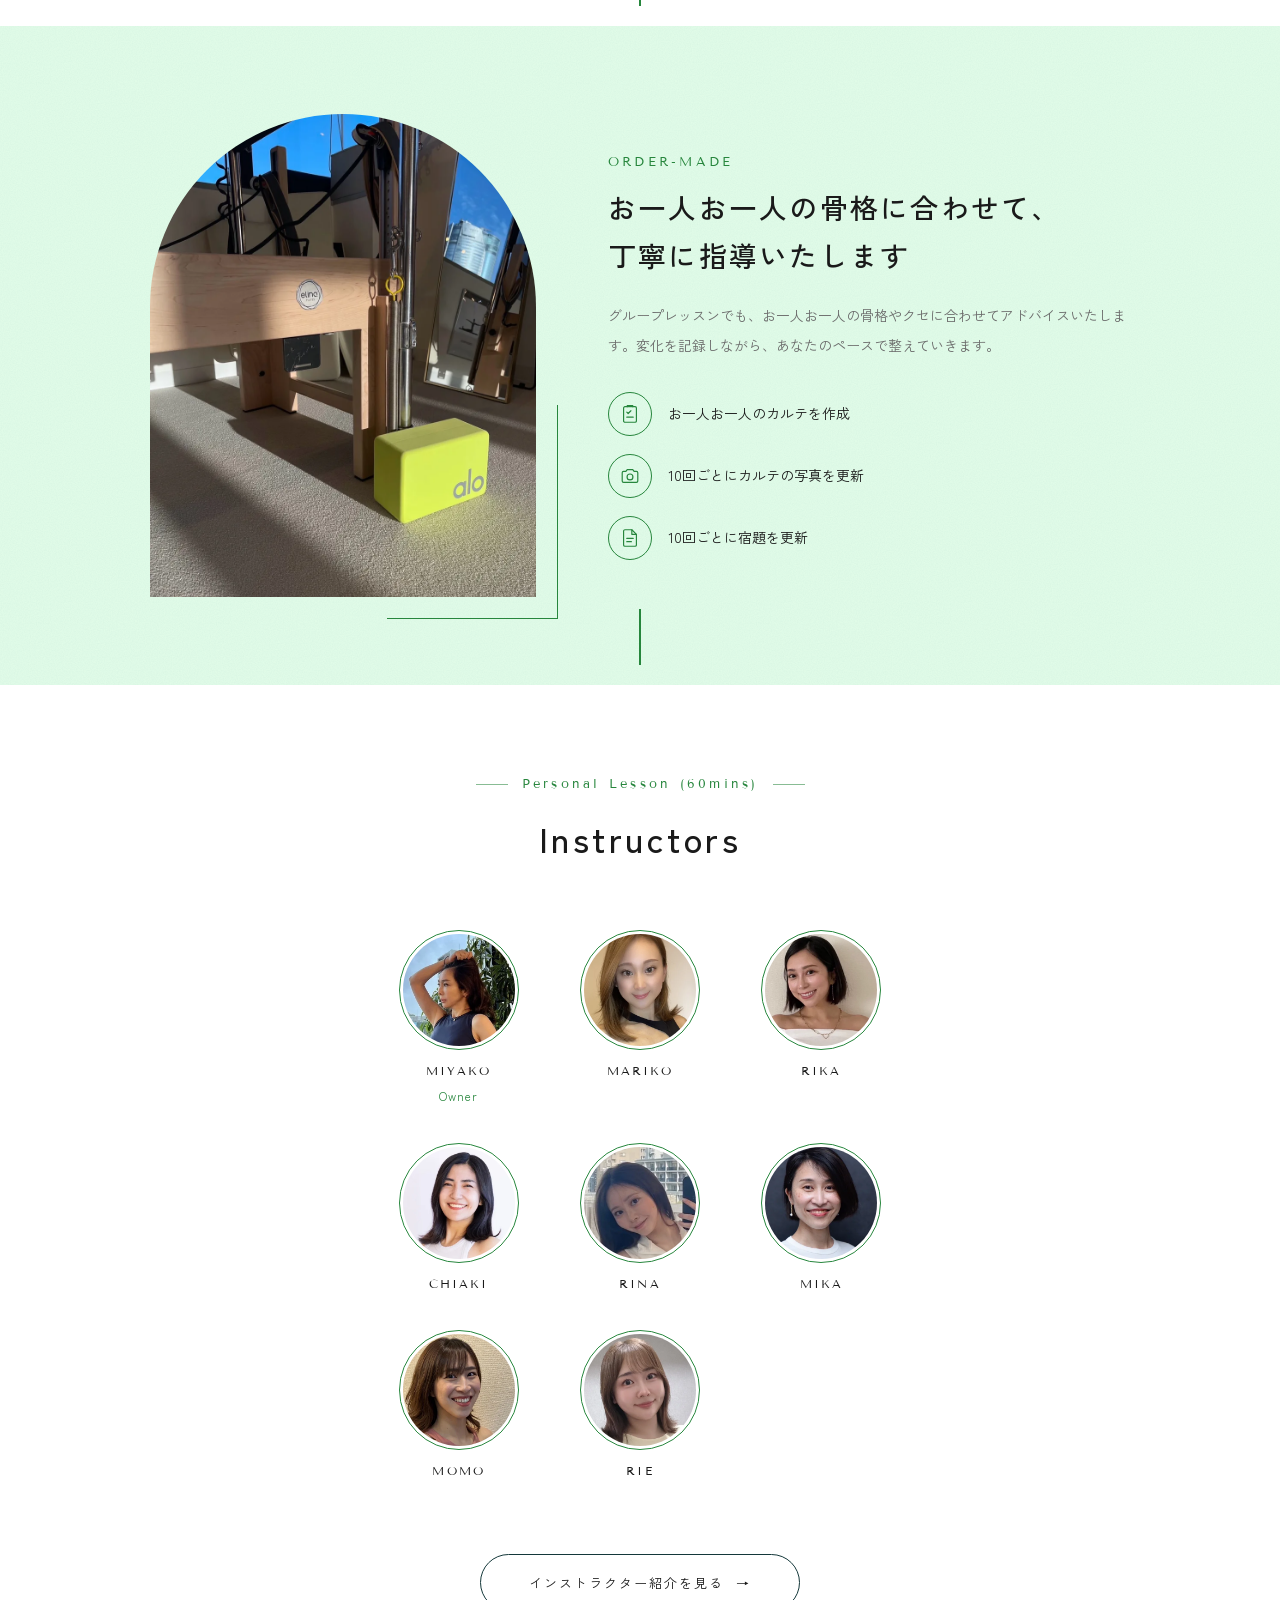
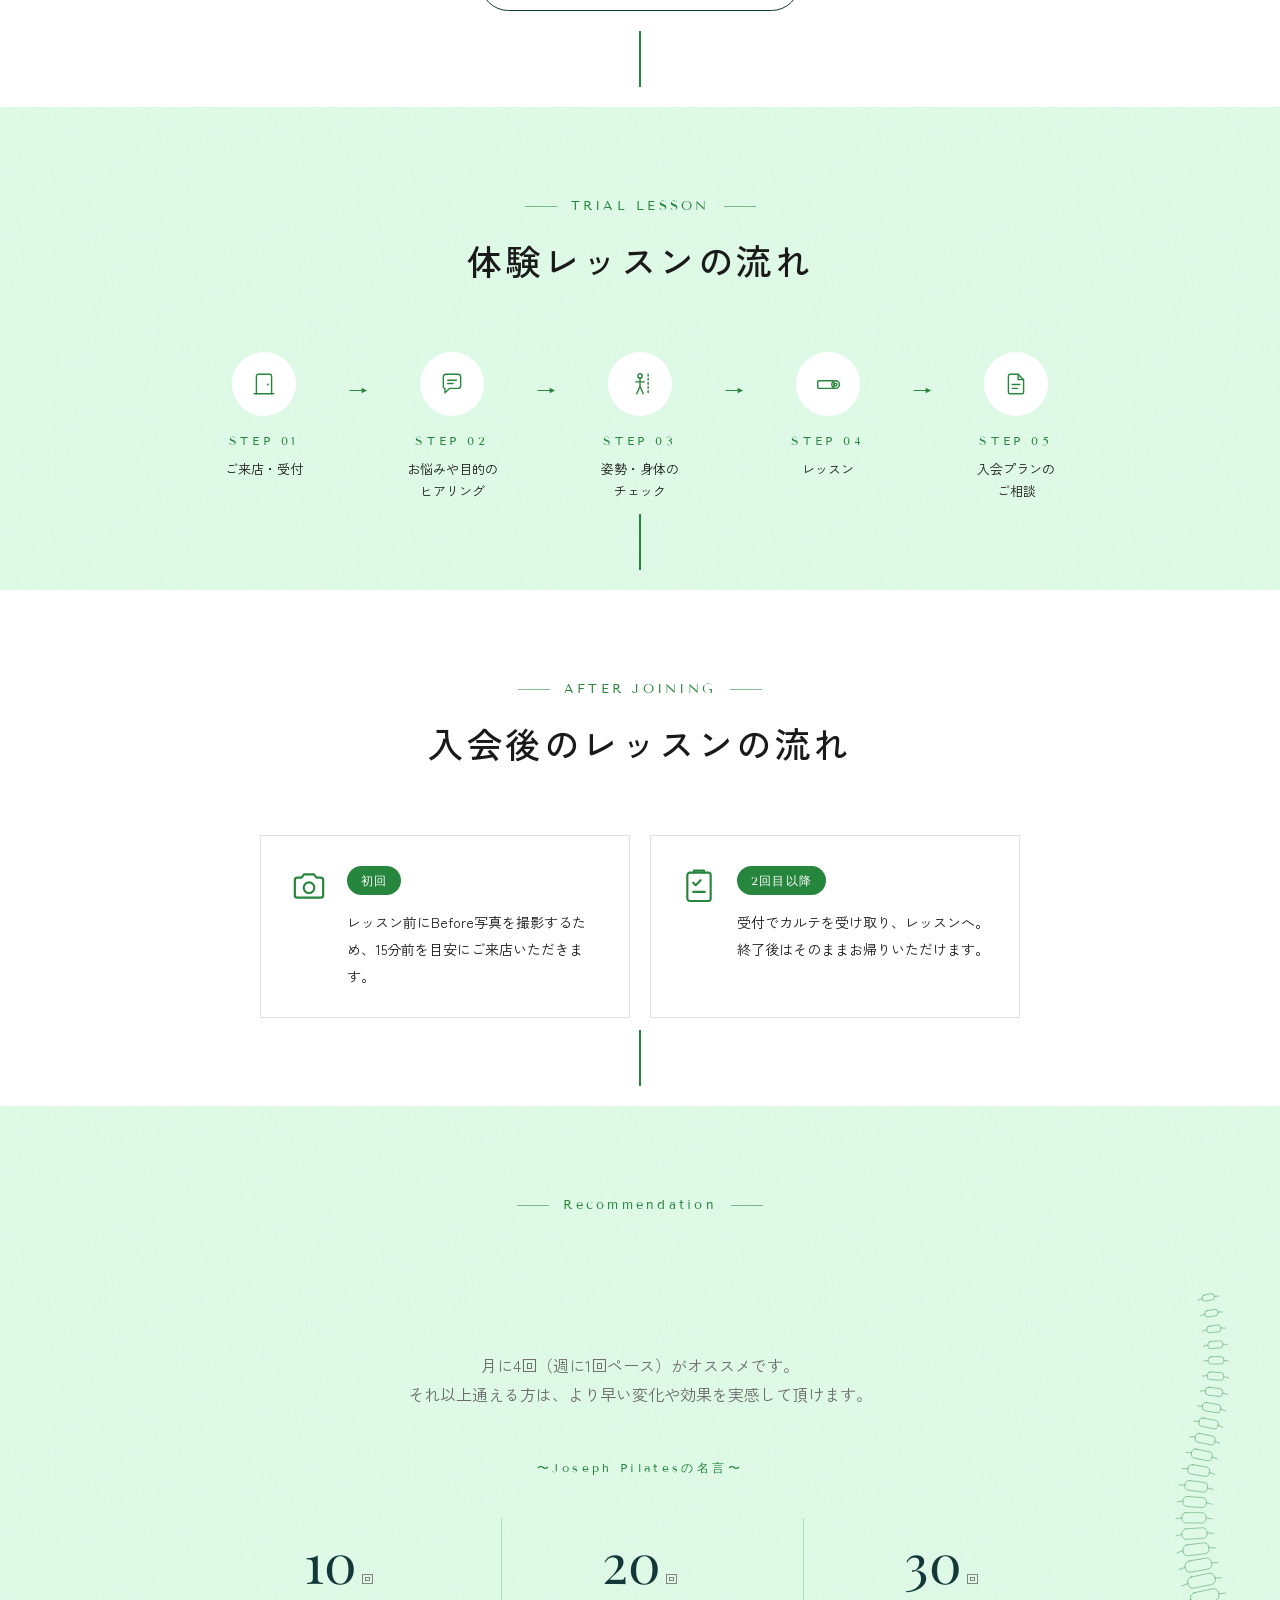
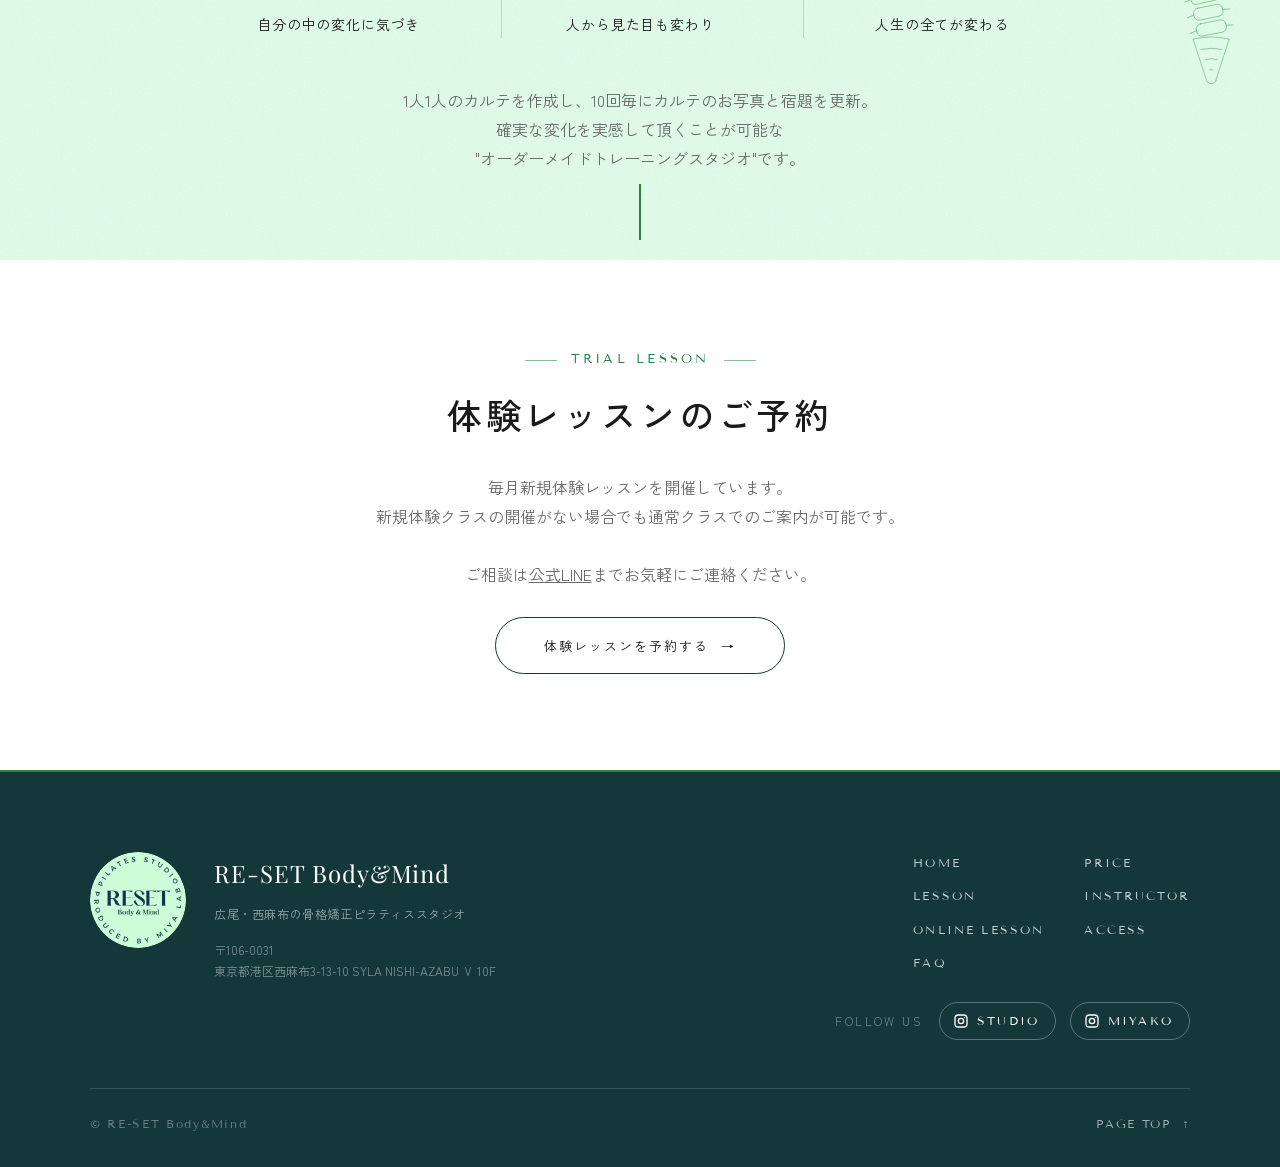
<file: lesson.html>
<!DOCTYPE html>
<html lang="ja">
<head>
<meta charset="UTF-8">
<meta name="robots" content="noindex, nofollow">
<meta name="viewport" content="width=device-width, initial-scale=1.0">
<meta name="color-scheme" content="light">
<title>LESSON | RE-SET Body&amp;Mind</title>
<meta name="description" content="RE-SET Body&Mindのレッスン内容。骨盤・美尻美脚・肩・首・歩行の5つのグループクラスとパーソナルレッスンをご用意しています。">
<meta property="og:type" content="website">
<meta property="og:site_name" content="RE-SET Body&amp;Mind">
<meta property="og:title" content="LESSON | RE-SET Body&amp;Mind">
<meta property="og:description" content="RE-SET Body&Mindのレッスン内容。骨盤・美尻美脚・肩・首・歩行の5つのグループクラスとパーソナルレッスンをご用意しています。">
<meta property="og:url" content="https://emerald-reef-okinawa.com/reset-body-mind-preview/lesson.html">
<meta property="og:image" content="https://emerald-reef-okinawa.com/reset-body-mind-preview/assets/og.jpg">
<meta name="twitter:card" content="summary_large_image">
<link rel="preconnect" href="https://fonts.googleapis.com">
<link rel="preconnect" href="https://fonts.gstatic.com" crossorigin>
<link rel="stylesheet" href="https://fonts.googleapis.com/css2?family=Zen+Kaku+Gothic+New:wght@400;500;700&family=Tenor+Sans&family=Playfair+Display:wght@400;500;600;700&display=swap">
<link rel="stylesheet" href="css/style.css?v=1794559098">
</head>
<body>

<div class="intro-overlay" data-intro-overlay>
  <p class="intro-overlay__logo">RE-SET<br>Body&amp;Mind</p>
  <div class="intro-overlay__line"></div>
</div>
<script>
(function () {
  try {
    if (sessionStorage.getItem('rbmIntroPlayed')) {
      document.currentScript.previousElementSibling.remove();
    } else {
      sessionStorage.setItem('rbmIntroPlayed', '1');
    }
  } catch (e) {}
})();
</script>

<div class="page-shell" data-page-shell>

<header class="site-header">
  <a href="index.html" class="site-header__logo"><img src="assets/logo-text.webp?v=1790590712" alt="RE-SET Body&amp;Mind PILATES STUDIO" width="420" height="68"></a>
  <div class="site-header__right">
    <a href="https://lin.ee/Qd412Lj" class="site-header__contact" target="_blank" rel="noopener">CONTACT</a>
    <button class="menu-toggle" data-menu-toggle aria-label="メニューを開く">
      <span></span><span></span><span></span>
    </button>
  </div>
</header>

<nav class="nav-drawer" data-nav-drawer>
  <div class="nav-drawer__backdrop" data-nav-backdrop></div>
  <div class="nav-drawer__panel">
    <button class="nav-drawer__close" data-menu-close aria-label="メニューを閉じる">×</button>
    <ul class="nav-drawer__list">
      <li><a href="index.html">HOME</a></li>
      <li><a href="plan.html">PRICE</a></li>
      <li><a href="lesson.html" class="is-current">LESSON</a></li>
      <li><a href="instructors.html">INSTRUCTOR</a></li>
      <li><a href="online-lesson.html">ONLINE LESSON</a></li>
      <li><a href="access.html">ACCESS</a></li>
      <li><a href="faq.html">FAQ</a></li>
    </ul>
  </div>
</nav>

<main>

  <section class="sub-hero">
    <div class="sub-hero__inner">
      <div class="sub-hero__text">
        <p class="sub-hero__crumb"><a href="index.html">HOME</a><span></span>LESSON</p>
        <p class="sub-hero__en">Lesson</p>
        <h1 class="sub-hero__title">レッスン</h1>
        <p class="sub-hero__lead">骨盤・美尻美脚・肩・首・歩行の5つのグループクラス（70分）と、パーソナルレッスン（60分）をご用意しています。</p>
      </div>
      <figure class="sub-hero__photo"><img src="assets/sub-lesson.webp?v=1793153655" alt="スタジオの骨格模型とキャデラック" width="732" height="1300"></figure>
    </div>
  </section>

  <section class="section">
    <div class="container">
      <p class="section__lead">
        グループレッスン、パーソナルレッスンいずれをご希望の方も初回は、体験レッスンの受講を必須とさせていただいています。体験レッスンに関しましては FAQ ページをご参照ください。<br><br>
        <em>We require you to take a trial lesson the first time whether you wish to take group or personal lessons.</em>
      </p>

      <div class="class-list">
        <div class="class-item reveal">
          <span class="class-item__index">01</span>
          <div class="class-item__body">
            <p class="class-item__name-en">Pelvic Class</p>
            <p class="class-item__name-jp">骨盤クラス</p>
            <p class="class-item__desc">骨盤を締めてぎっくり腰防止、骨連鎖整える。体幹安定、正しい姿勢、呼吸</p>
          </div>
        </div>
        <div class="class-item reveal" style="--reveal-delay:0.05s;">
          <span class="class-item__index">02</span>
          <div class="class-item__body">
            <p class="class-item__name-en">Hip and Legs Class</p>
            <p class="class-item__name-jp">美尻美脚クラス</p>
            <p class="class-item__desc">股関節、膝下、足首の正しい骨格づくり</p>
          </div>
        </div>
        <div class="class-item reveal" style="--reveal-delay:0.1s;">
          <span class="class-item__index">03</span>
          <div class="class-item__body">
            <p class="class-item__name-en">Shoulder Class</p>
            <p class="class-item__name-jp">肩クラス</p>
            <p class="class-item__desc">バストアップ、猫背、二の腕痩せ、巻き肩改善（肩はめ）、四十肩予防</p>
          </div>
        </div>
        <div class="class-item reveal" style="--reveal-delay:0.15s;">
          <span class="class-item__index">04</span>
          <div class="class-item__body">
            <p class="class-item__name-en">Neck Class</p>
            <p class="class-item__name-jp">首クラス</p>
            <p class="class-item__desc">スマホ首、ストレートネック、頭痛、めまい、顔の歪み</p>
          </div>
        </div>
        <div class="class-item reveal" style="--reveal-delay:0.2s;">
          <span class="class-item__index">05</span>
          <div class="class-item__body">
            <p class="class-item__name-en">Walking Class</p>
            <p class="class-item__name-jp">歩行クラス</p>
            <p class="class-item__desc">日常生活でも正しい骨格で過ごすための全身運動。初心者の方にもわかりやすく伝えます</p>
          </div>
        </div>
      </div>
    </div>
  </section>

  <section class="section section--muted">
    <div class="container">
      <div class="split">
        <figure class="split__photo reveal"><img src="assets/lesson-split.webp?v=1793153655" alt="スタジオのピラティスマシンとヨガブロック" loading="lazy" width="900" height="1200"></figure>
        <div class="reveal" style="--reveal-delay:0.15s;">
          <p class="section__eyebrow">ORDER-MADE</p>
          <h2 class="split__title">お一人お一人の骨格に合わせて、<br>丁寧に指導いたします</h2>
          <p class="split__body">グループレッスンでも、お一人お一人の骨格やクセに合わせてアドバイスいたします。変化を記録しながら、あなたのペースで整えていきます。</p>
          <ul class="feature-list">
            <li><svg class="icon" aria-hidden="true"><use href="assets/icons.svg#i-karte"/></svg>お一人お一人のカルテを作成</li>
            <li><svg class="icon" aria-hidden="true"><use href="assets/icons.svg#i-camera"/></svg>10回ごとにカルテの写真を更新</li>
            <li><svg class="icon" aria-hidden="true"><use href="assets/icons.svg#i-doc"/></svg>10回ごとに宿題を更新</li>
          </ul>
        </div>
      </div>
    </div>
  </section>

  <section class="section">
    <div class="container">
      <p class="section__eyebrow">Personal Lesson (60mins)</p>
      <h2 class="section__title">Instructors</h2>
      <div class="instructor-list reveal">
        <a class="instructor" href="instructors.html#miyako"><span class="instructor__mark instructor__mark--photo"><img src="assets/miyako-face.webp?v=1793153655" alt="インストラクター Miyako" width="400" height="400" loading="lazy"></span><span class="instructor__name">Miyako</span><span class="instructor__role">Owner</span></a>
        <a class="instructor" href="instructors.html#mariko"><span class="instructor__mark instructor__mark--photo"><img src="assets/instructor-mariko.webp?v=1791032174" alt="インストラクター Mariko" width="400" height="400" loading="lazy"></span><span class="instructor__name">Mariko</span></a>
        <a class="instructor" href="instructors.html#rika"><span class="instructor__mark instructor__mark--photo"><img src="assets/instructor-rika.webp?v=1791032174" alt="インストラクター Rika" width="400" height="400" loading="lazy"></span><span class="instructor__name">Rika</span></a>
        <a class="instructor" href="instructors.html#chiaki"><span class="instructor__mark instructor__mark--photo"><img src="assets/instructor-chiaki.webp?v=1791032174" alt="インストラクター Chiaki" width="400" height="400" loading="lazy"></span><span class="instructor__name">Chiaki</span></a>
        <a class="instructor" href="instructors.html#rina"><span class="instructor__mark instructor__mark--photo"><img src="assets/instructor-rina.webp?v=1791032174" alt="インストラクター Rina" width="400" height="400" loading="lazy"></span><span class="instructor__name">Rina</span></a>
        <a class="instructor" href="instructors.html#mika"><span class="instructor__mark instructor__mark--photo"><img src="assets/instructor-mika.webp?v=1791032174" alt="インストラクター Mika" width="400" height="400" loading="lazy"></span><span class="instructor__name">Mika</span></a>
        <a class="instructor" href="instructors.html#momo"><span class="instructor__mark instructor__mark--photo"><img src="assets/instructor-momo.webp?v=1791032174" alt="インストラクター Momo" width="400" height="400" loading="lazy"></span><span class="instructor__name">Momo</span></a>
        <a class="instructor" href="instructors.html#rie"><span class="instructor__mark instructor__mark--photo"><img src="assets/instructor-rie.webp?v=1791032174" alt="インストラクター Rie" width="400" height="400" loading="lazy"></span><span class="instructor__name">Rie</span></a>
      </div>
      <p class="instructor-list__more reveal"><a href="instructors.html" class="cta__button">インストラクター紹介を見る</a></p>
    </div>
  </section>

  <section class="section section--muted">
    <div class="container">
      <p class="section__eyebrow">TRIAL LESSON</p>
      <h2 class="section__title">体験レッスンの流れ</h2>

      <div class="flow-steps reveal">
        <div class="flow-step">
          <span class="flow-step__num"><svg class="icon" aria-hidden="true"><use href="assets/icons.svg#i-door"/></svg></span>
          <p class="flow-step__no">STEP 01</p>
          <p class="flow-step__label">ご来店・受付</p>
        </div>
        <span class="flow-step__arrow" aria-hidden="true">→</span>
        <div class="flow-step">
          <span class="flow-step__num"><svg class="icon" aria-hidden="true"><use href="assets/icons.svg#i-chat"/></svg></span>
          <p class="flow-step__no">STEP 02</p>
          <p class="flow-step__label">お悩みや目的の<br>ヒアリング</p>
        </div>
        <span class="flow-step__arrow" aria-hidden="true">→</span>
        <div class="flow-step">
          <span class="flow-step__num"><svg class="icon" aria-hidden="true"><use href="assets/icons.svg#i-posture"/></svg></span>
          <p class="flow-step__no">STEP 03</p>
          <p class="flow-step__label">姿勢・身体の<br>チェック</p>
        </div>
        <span class="flow-step__arrow" aria-hidden="true">→</span>
        <div class="flow-step">
          <span class="flow-step__num"><svg class="icon" aria-hidden="true"><use href="assets/icons.svg#i-mat"/></svg></span>
          <p class="flow-step__no">STEP 04</p>
          <p class="flow-step__label">レッスン</p>
        </div>
        <span class="flow-step__arrow" aria-hidden="true">→</span>
        <div class="flow-step">
          <span class="flow-step__num"><svg class="icon" aria-hidden="true"><use href="assets/icons.svg#i-doc"/></svg></span>
          <p class="flow-step__no">STEP 05</p>
          <p class="flow-step__label">入会プランの<br>ご相談</p>
        </div>
      </div>
    </div>
  </section>

  <section class="section">
    <div class="container">
      <p class="section__eyebrow">AFTER JOINING</p>
      <h2 class="section__title">入会後のレッスンの流れ</h2>

      <div class="join-flow">
        <div class="join-flow__card reveal">
<svg class="icon" aria-hidden="true"><use href="assets/icons.svg#i-camera"/></svg><div>
          <p class="join-flow__badge">初回</p>
          <p class="join-flow__text">レッスン前にBefore写真を撮影するため、15分前を目安にご来店いただきます。</p></div>
        </div>
        <div class="join-flow__card reveal" style="--reveal-delay:0.1s;">
<svg class="icon" aria-hidden="true"><use href="assets/icons.svg#i-karte"/></svg><div>
          <p class="join-flow__badge">2回目以降</p>
          <p class="join-flow__text">受付でカルテを受け取り、レッスンへ。終了後はそのままお帰りいただけます。</p></div>
        </div>
      </div>
    </div>
  </section>

  <section class="section section--muted">
    <img class="spine-deco spine-deco--right" src="assets/spine.svg" alt="" aria-hidden="true">
    <div class="container">
      <p class="section__eyebrow">Recommendation</p>
      <h2 class="section__title">トレーニングの推奨回数</h2>
      <p class="section__lead" style="margin-bottom:0;">
        月に4回（週に1回ペース）がオススメです。<br>
        それ以上通える方は、より早い変化や効果を実感して頂けます。
      </p>

      <p class="milestones__source" style="margin-top:48px;">〜Joseph Pilatesの名言〜</p>
      <div class="milestones reveal">
        <div class="milestone"><p class="milestone__num">10<small>回</small></p><p class="milestone__text">自分の中の変化に気づき</p></div>
        <div class="milestone"><p class="milestone__num">20<small>回</small></p><p class="milestone__text">人から見た目も変わり</p></div>
        <div class="milestone"><p class="milestone__num">30<small>回</small></p><p class="milestone__text">人生の全てが変わる</p></div>
      </div>

      <p class="section__lead" style="margin-bottom:0;">
        1人1人のカルテを作成し、10回毎にカルテのお写真と宿題を更新。<br>
        確実な変化を実感して頂くことが可能な<br>
        "オーダーメイドトレーニングスタジオ"です。
      </p>
    </div>
  </section>

  <section class="section">
    <div class="container cta reveal">
      <p class="section__eyebrow">TRIAL LESSON</p>
      <h2 class="section__title" style="margin-bottom:24px;">体験レッスンのご予約</h2>
      <p class="section__lead" style="margin-bottom:0;">
        毎月新規体験レッスンを開催しています。<br>
        新規体験クラスの開催がない場合でも通常クラスでのご案内が可能です。<br><br>
        ご相談は<a href="https://lin.ee/Qd412Lj" target="_blank" rel="noopener" style="text-decoration:underline;">公式LINE</a>までお気軽にご連絡ください。
      </p>
      <a href="https://resetbodyandmind-pilates.hacomono.jp/home" class="cta__button" target="_blank" rel="noopener">体験レッスンを予約する</a>
    </div>
  </section>

</main>

<footer class="site-footer">
  <div class="site-footer__inner">
    <div class="site-footer__brand">
      <img class="site-footer__mark" src="assets/logo-circle.webp?v=1792575042" alt="RE-SET Body&amp;Mind" width="96" height="96" loading="lazy">
      <div>
        <p class="site-footer__logo">RE-SET Body&amp;Mind</p>
        <p class="site-footer__tagline">広尾・西麻布の骨格矯正ピラティススタジオ</p>
        <p class="site-footer__address">〒106-0031<br>東京都港区西麻布3-13-10 SYLA NISHI-AZABU Ⅴ 10F</p>
      </div>
    </div>
    <div class="site-footer__links">
      <nav class="site-footer__nav">
        <a href="index.html">HOME</a>
        <a href="plan.html">PRICE</a>
        <a href="lesson.html">LESSON</a>
        <a href="instructors.html">INSTRUCTOR</a>
        <a href="online-lesson.html">ONLINE LESSON</a>
        <a href="access.html">ACCESS</a>
        <a href="faq.html">FAQ</a>
      </nav>
      <div class="site-footer__follow">
        <p class="site-footer__label">FOLLOW US</p>
      <div class="site-footer__social">
        <a href="https://www.instagram.com/resetbodyandmind_official" class="site-footer__social-icon" target="_blank" rel="noopener" aria-label="スタジオ公式Instagram">
          <svg viewBox="0 0 24 24" fill="none" stroke="currentColor" stroke-width="2" stroke-linecap="round" stroke-linejoin="round"><rect x="3" y="3" width="18" height="18" rx="5"/><circle cx="12" cy="12" r="4"/><circle cx="17.5" cy="6.5" r="1" fill="currentColor" stroke="none"/></svg>
          <span>STUDIO</span>
        </a>
        <a href="https://www.instagram.com/miyako385_resetbody/" class="site-footer__social-icon" target="_blank" rel="noopener" aria-label="MIYAKOのInstagram">
          <svg viewBox="0 0 24 24" fill="none" stroke="currentColor" stroke-width="2" stroke-linecap="round" stroke-linejoin="round"><rect x="3" y="3" width="18" height="18" rx="5"/><circle cx="12" cy="12" r="4"/><circle cx="17.5" cy="6.5" r="1" fill="currentColor" stroke="none"/></svg>
          <span>MIYAKO</span>
        </a>
      </div>
      </div>
    </div>
  </div>
  <div class="site-footer__bottom">
    <p class="site-footer__copyright">&copy; RE-SET Body&amp;Mind</p>
    <a href="#top" class="site-footer__pagetop">PAGE TOP <span aria-hidden="true">&uarr;</span></a>
  </div>
</footer>

<div class="floating-actions" data-floating>
  <a href="https://lin.ee/zwzXixx" class="floating-line" target="_blank" rel="noopener" aria-label="公式LINEで相談する">
    <svg class="floating-line__icon" viewBox="0 0 40 40" aria-hidden="true"><path d="M20 6C11.2 6 4 11.8 4 18.9c0 6.4 5.7 11.7 13.3 12.7.5.1 1.2.3 1.4.8.2.4.1 1 .1 1.4l-.2 1.4c-.1.4-.3 1.6 1.4.9s9.2-5.4 12.5-9.3C34.8 24.3 36 21.7 36 18.9 36 11.8 28.8 6 20 6z" fill="#fff"/><text x="20" y="22.6" text-anchor="middle" font-family="Arial,Helvetica,sans-serif" font-weight="700" font-size="8.6" fill="#06c755">LINE</text></svg>
    <span class="floating-line__label">LINEで相談</span>
  </a>
  <a href="https://resetbodyandmind-pilates.hacomono.jp/home" class="floating-cta" target="_blank" rel="noopener">体験予約はこちら</a>
</div>

</div>

<script src="js/main.js?v=1794489448"></script>
</body>
</html>
</file>
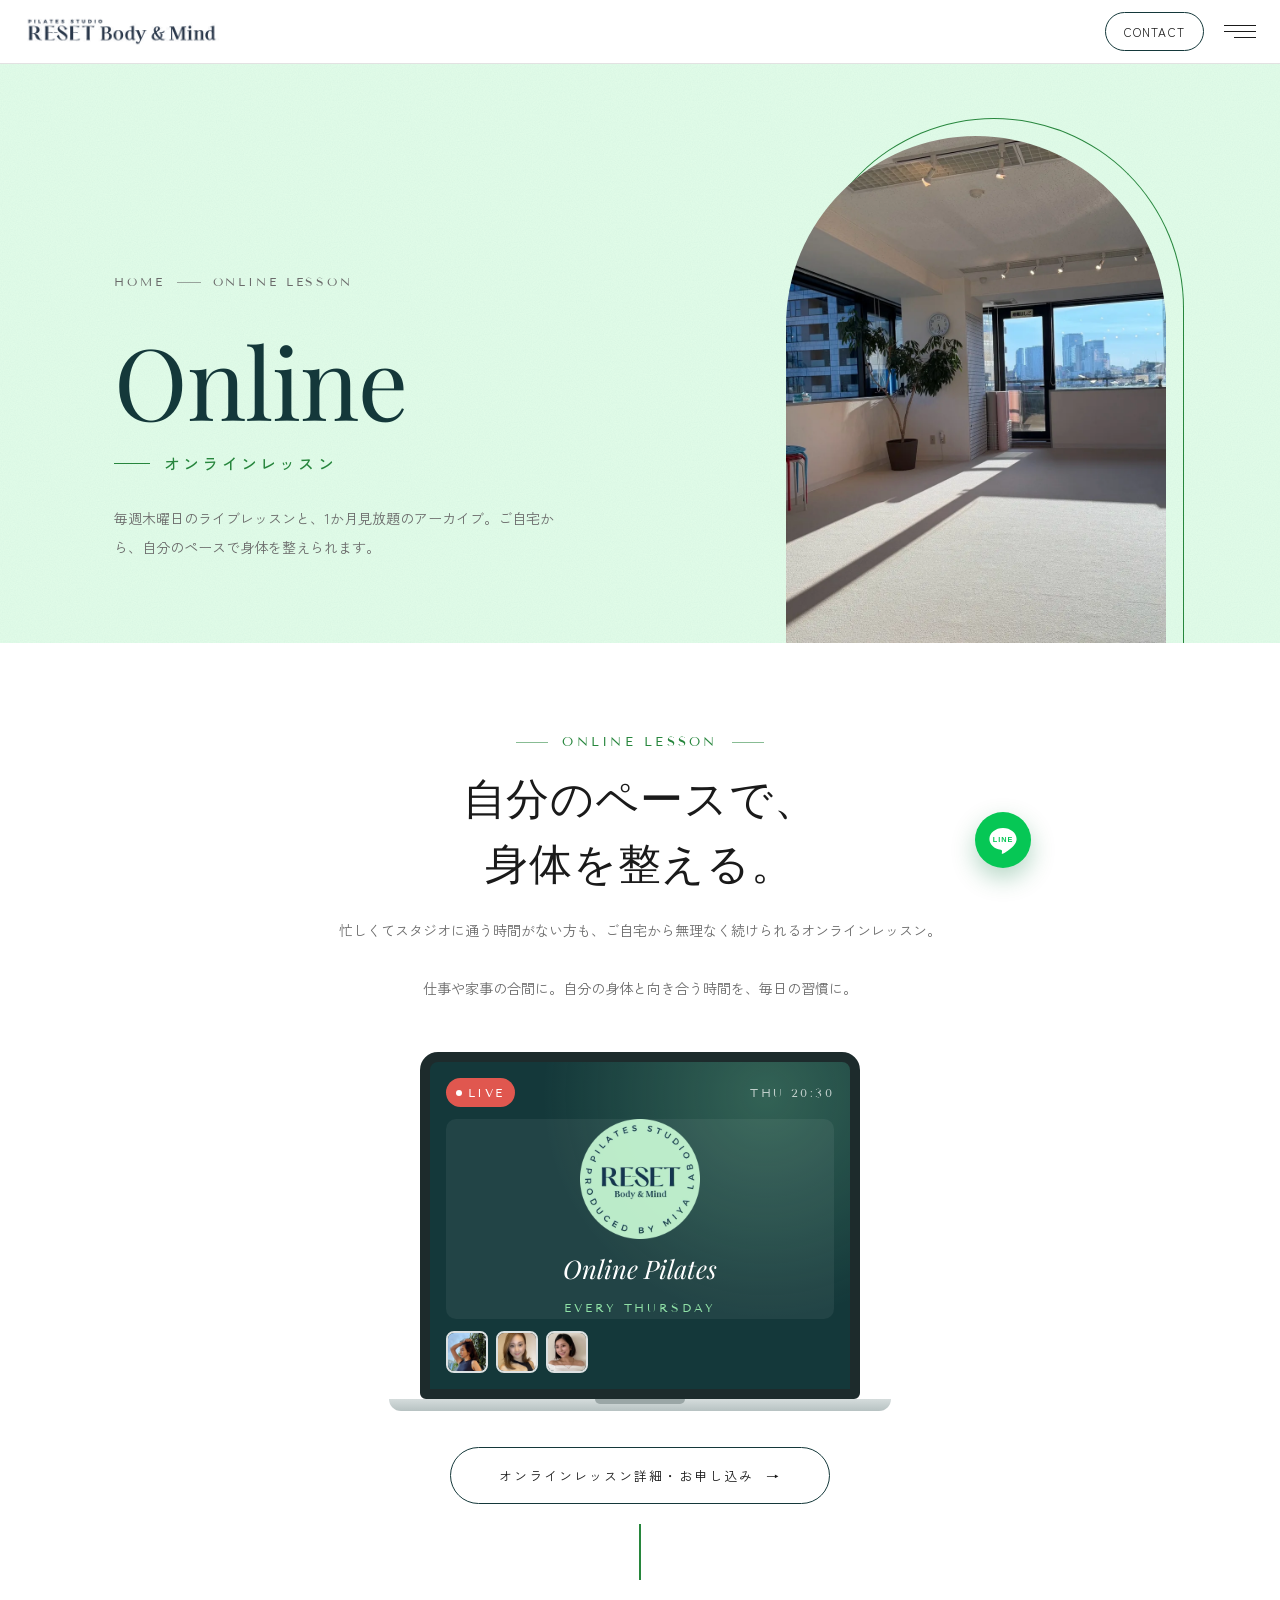
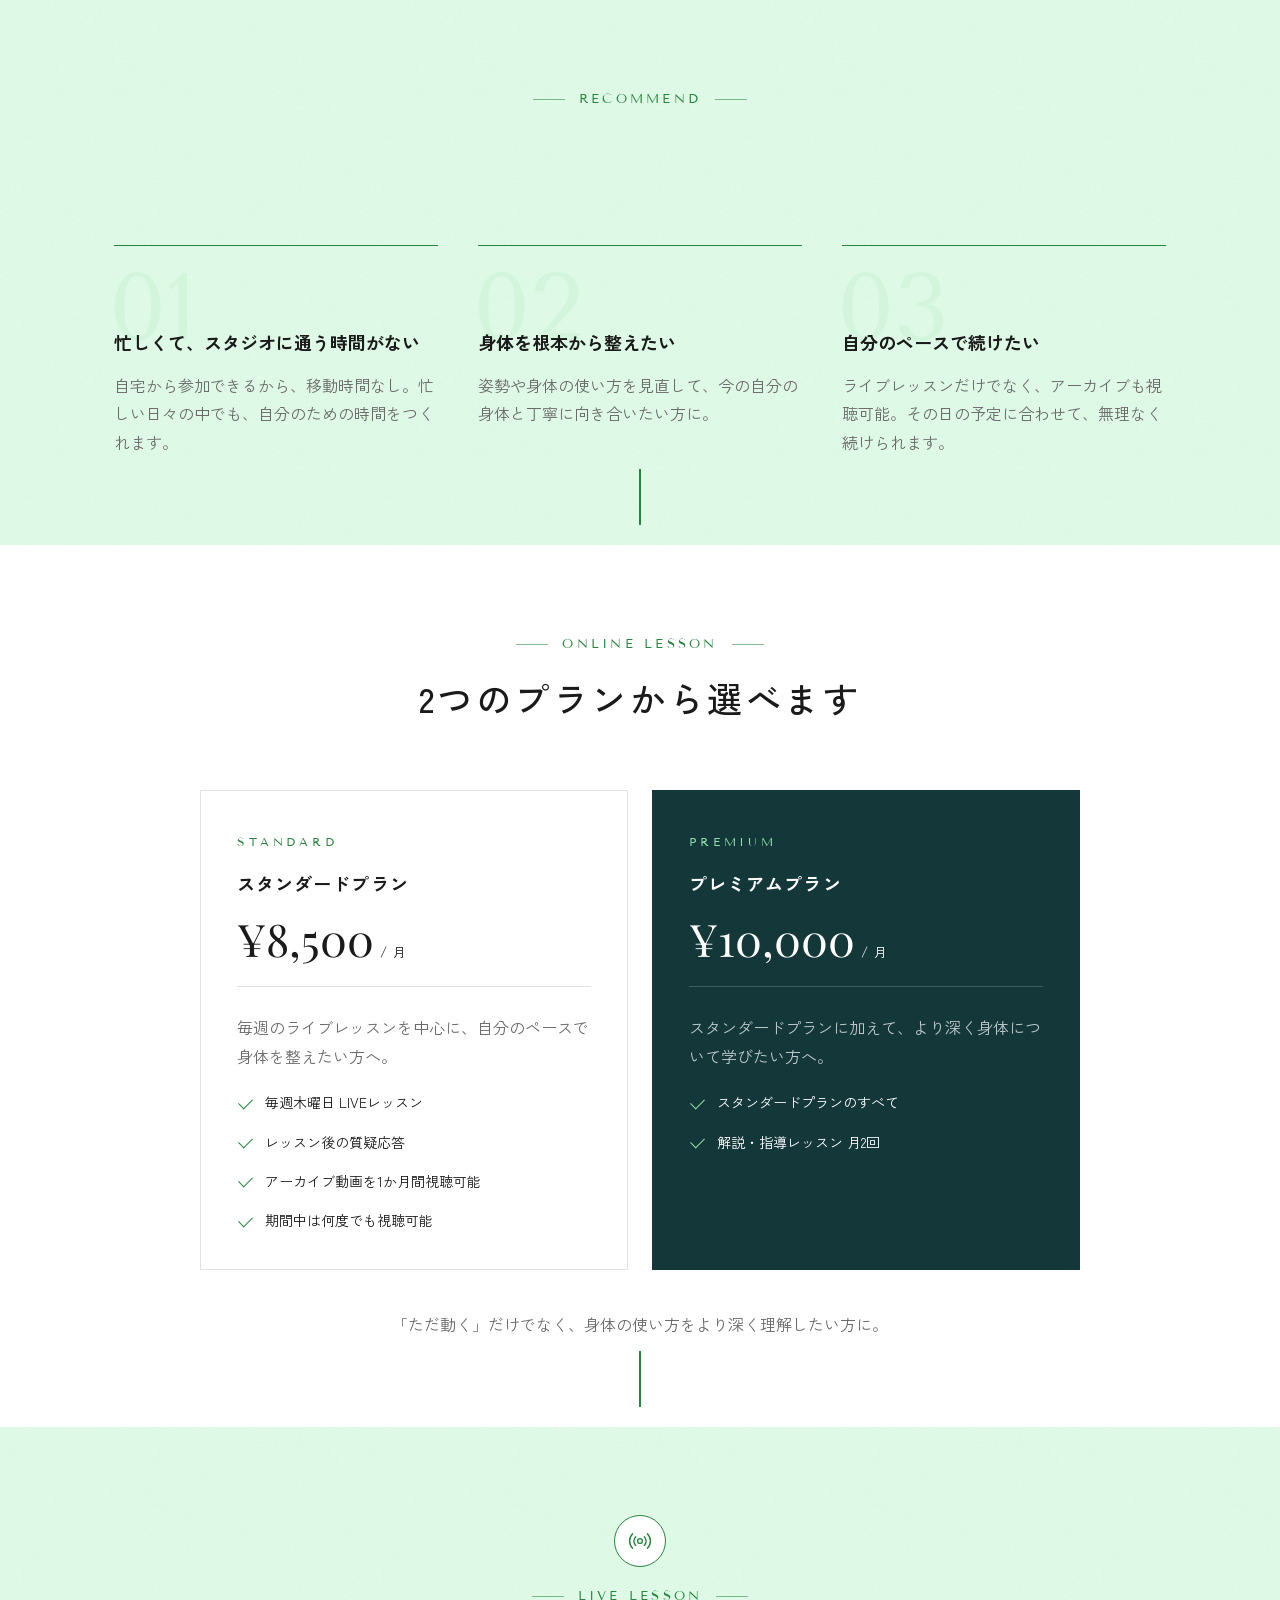
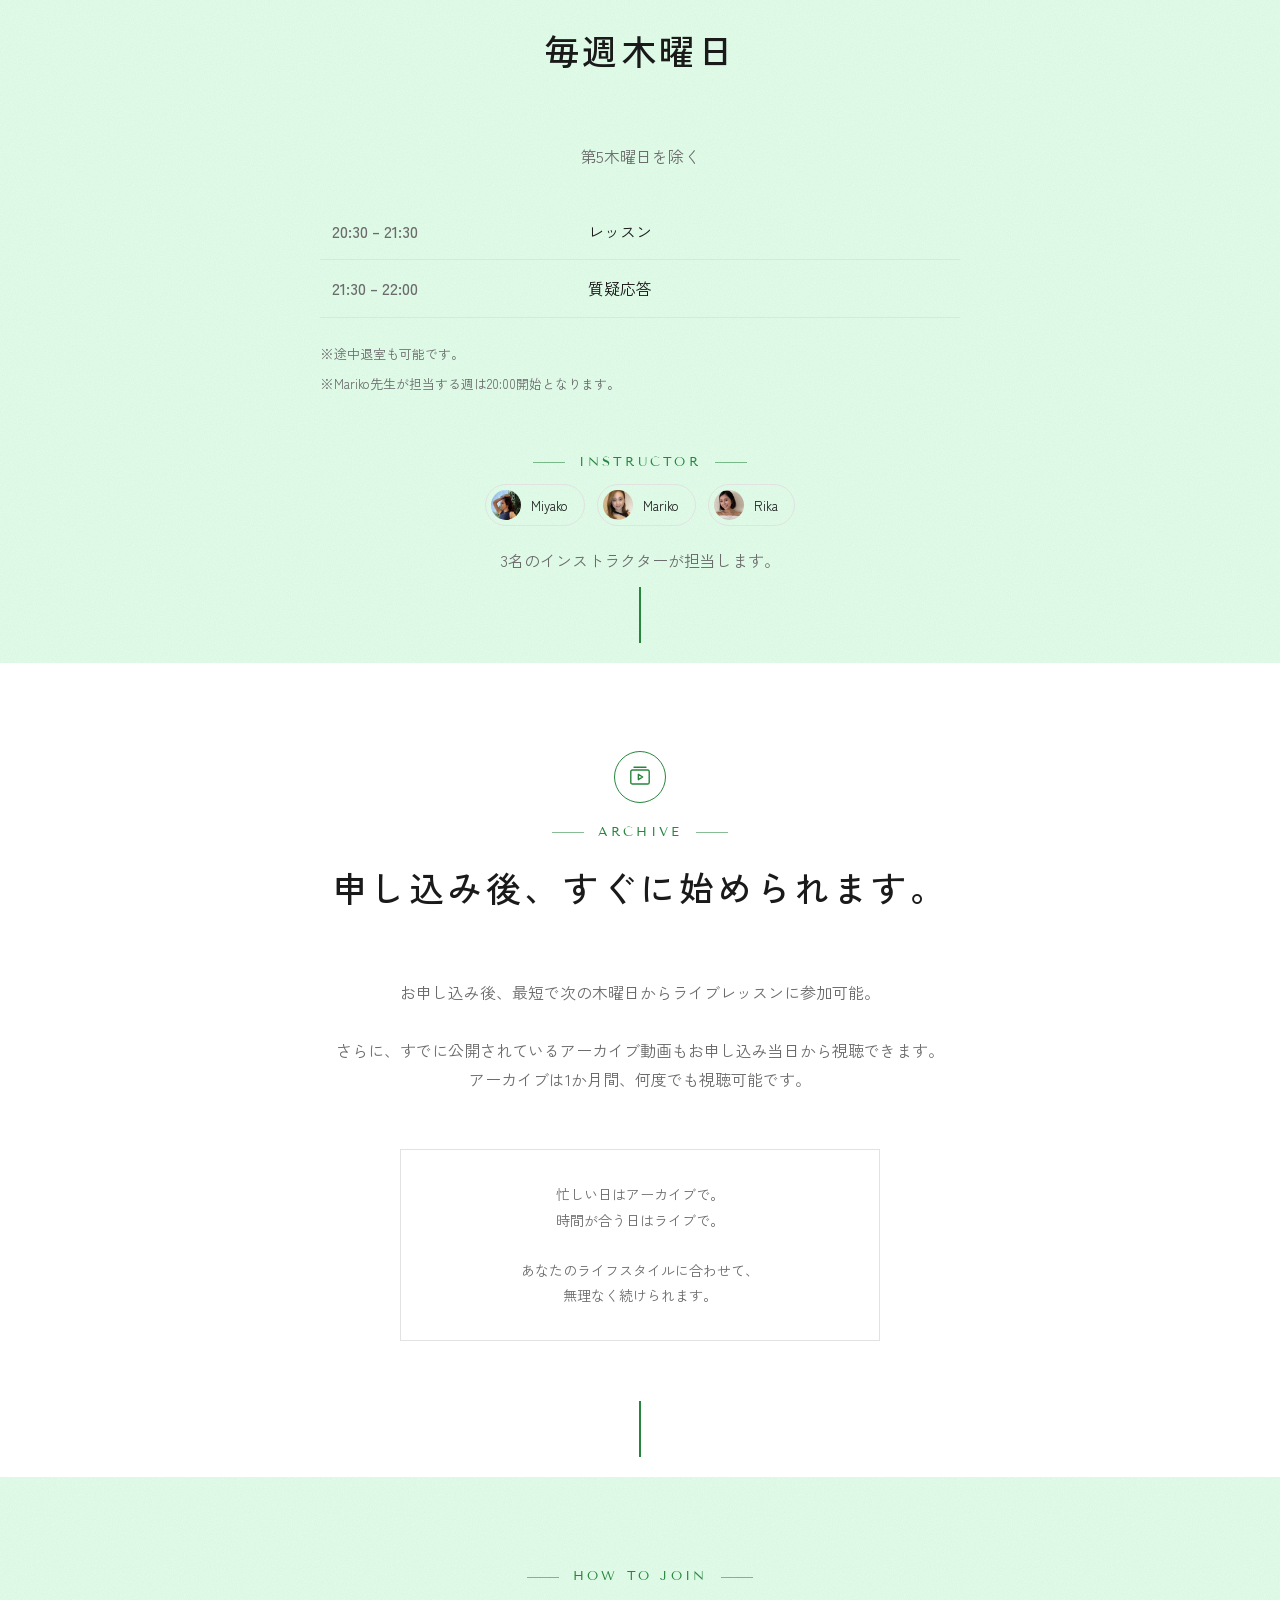
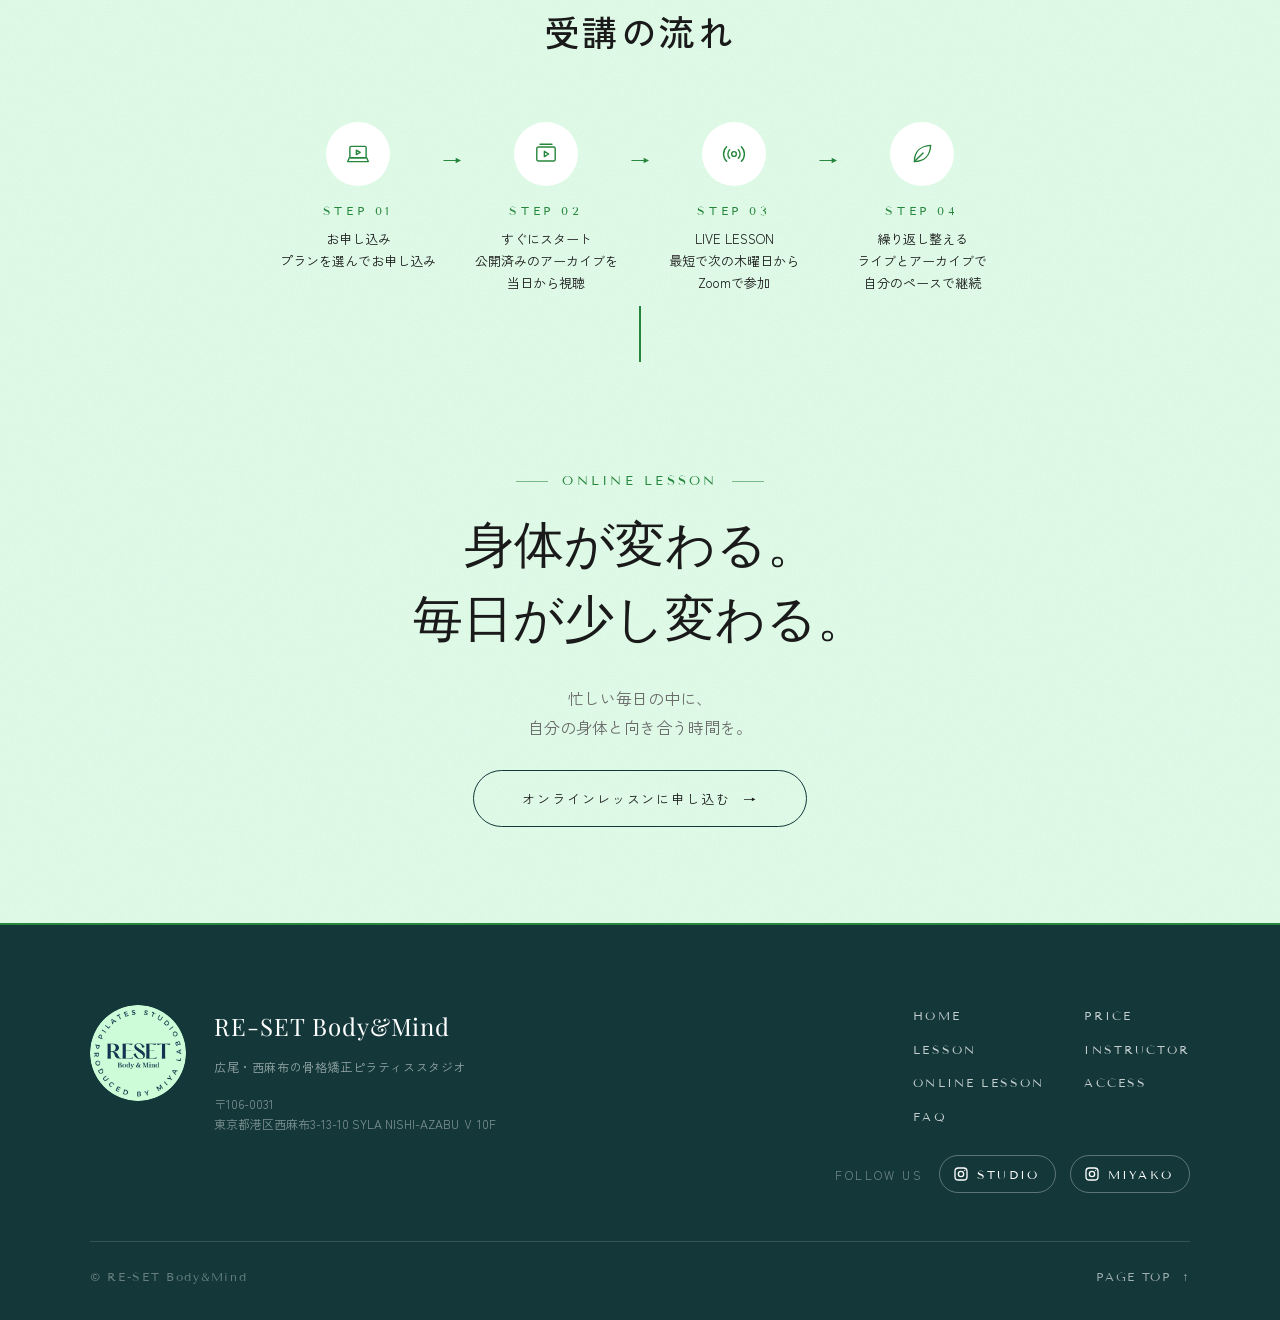
<file: online-lesson.html>
<!DOCTYPE html>
<html lang="ja">
<head>
<meta charset="UTF-8">
<meta name="robots" content="noindex, nofollow">
<meta name="viewport" content="width=device-width, initial-scale=1.0">
<meta name="color-scheme" content="light">
<title>ONLINE LESSON | RE-SET Body&amp;Mind</title>
<meta name="description" content="RE-SET Body&Mindのオンラインレッスンのご案内。">
<meta property="og:type" content="website">
<meta property="og:site_name" content="RE-SET Body&amp;Mind">
<meta property="og:title" content="ONLINE LESSON | RE-SET Body&amp;Mind">
<meta property="og:description" content="RE-SET Body&Mindのオンラインレッスンのご案内。">
<meta property="og:url" content="https://emerald-reef-okinawa.com/reset-body-mind-preview/online-lesson.html">
<meta property="og:image" content="https://emerald-reef-okinawa.com/reset-body-mind-preview/assets/og.jpg">
<meta name="twitter:card" content="summary_large_image">
<link rel="preconnect" href="https://fonts.googleapis.com">
<link rel="preconnect" href="https://fonts.gstatic.com" crossorigin>
<link rel="stylesheet" href="https://fonts.googleapis.com/css2?family=Zen+Kaku+Gothic+New:wght@400;500;700&family=Tenor+Sans&family=Playfair+Display:wght@400;500;600;700&display=swap">
<link rel="stylesheet" href="css/style.css?v=1794559098">
</head>
<body>

<div class="intro-overlay" data-intro-overlay>
  <p class="intro-overlay__logo">RE-SET<br>Body&amp;Mind</p>
  <div class="intro-overlay__line"></div>
</div>
<script>
(function () {
  try {
    if (sessionStorage.getItem('rbmIntroPlayed')) {
      document.currentScript.previousElementSibling.remove();
    } else {
      sessionStorage.setItem('rbmIntroPlayed', '1');
    }
  } catch (e) {}
})();
</script>

<div class="page-shell" data-page-shell>

<header class="site-header">
  <a href="index.html" class="site-header__logo"><img src="assets/logo-text.webp?v=1790590712" alt="RE-SET Body&amp;Mind PILATES STUDIO" width="420" height="68"></a>
  <div class="site-header__right">
    <a href="https://lin.ee/Qd412Lj" class="site-header__contact" target="_blank" rel="noopener">CONTACT</a>
    <button class="menu-toggle" data-menu-toggle aria-label="メニューを開く">
      <span></span><span></span><span></span>
    </button>
  </div>
</header>

<nav class="nav-drawer" data-nav-drawer>
  <div class="nav-drawer__backdrop" data-nav-backdrop></div>
  <div class="nav-drawer__panel">
    <button class="nav-drawer__close" data-menu-close aria-label="メニューを閉じる">×</button>
    <ul class="nav-drawer__list">
      <li><a href="index.html">HOME</a></li>
      <li><a href="plan.html">PRICE</a></li>
      <li><a href="lesson.html">LESSON</a></li>
      <li><a href="instructors.html">INSTRUCTOR</a></li>
      <li><a href="online-lesson.html" class="is-current">ONLINE LESSON</a></li>
      <li><a href="access.html">ACCESS</a></li>
      <li><a href="faq.html">FAQ</a></li>
    </ul>
  </div>
</nav>

<main>

  <section class="sub-hero">
    <div class="sub-hero__inner">
      <div class="sub-hero__text">
        <p class="sub-hero__crumb"><a href="index.html">HOME</a><span></span>ONLINE LESSON</p>
        <p class="sub-hero__en">Online</p>
        <h1 class="sub-hero__title">オンラインレッスン</h1>
        <p class="sub-hero__lead">毎週木曜日のライブレッスンと、1か月見放題のアーカイブ。ご自宅から、自分のペースで身体を整えられます。</p>
      </div>
      <figure class="sub-hero__photo"><img src="assets/sub-online.webp?v=1793153655" alt="窓から光の入る広いスタジオ" width="900" height="1200"></figure>
    </div>
  </section>

  <section class="section">
    <div class="container">
      <div class="online-intro reveal">
        <p class="section__eyebrow">ONLINE LESSON</p>
        <h2 class="split__title split__title--serif">自分のペースで、<br>身体を整える。</h2>
        <p class="split__body">
          忙しくてスタジオに通う時間がない方も、ご自宅から無理なく続けられるオンラインレッスン。<br><br>
          仕事や家事の合間に。自分の身体と向き合う時間を、毎日の習慣に。
        </p>
        <figure class="online-visual" aria-label="オンラインライブレッスンのイメージ">
          <div class="online-visual__screen">
            <div class="online-visual__bar"><span class="online-visual__live">LIVE</span><span>THU 20:30</span></div>
            <div class="online-visual__main">
              <img src="assets/logo-circle.webp?v=1792575042" alt="" width="96" height="96" loading="lazy">
              <p class="online-visual__title">Online Pilates</p>
              <p class="online-visual__time">EVERY THURSDAY</p>
            </div>
            <div class="online-visual__people">
              <img src="assets/miyako-face.webp?v=1793153655" alt="" loading="lazy" width="400" height="400">
              <img src="assets/instructor-mariko.webp?v=1791032174" alt="" loading="lazy" width="400" height="400">
              <img src="assets/instructor-rika.webp?v=1791032174" alt="" loading="lazy" width="400" height="400">
            </div>
          </div>
          <div class="online-visual__base"></div>
        </figure>
        <a href="https://mosh.jp/services/158460" class="cta__button" target="_blank" rel="noopener">オンラインレッスン詳細・お申し込み</a>
      </div>
    </div>
  </section>

  <section class="section section--muted">
    <div class="container">
      <p class="section__eyebrow">RECOMMEND</p>
      <h2 class="section__title">こんな方におすすめ</h2>

      <div class="concept-list">
        <div class="concept-item reveal">
          <span class="concept-item__num">01</span>
          <div class="concept-item__content">
            <h3 class="concept-item__title">忙しくて、スタジオに通う時間がない</h3>
            <p class="concept-item__body">自宅から参加できるから、移動時間なし。忙しい日々の中でも、自分のための時間をつくれます。</p>
          </div>
        </div>
        <div class="concept-item reveal" style="--reveal-delay:0.1s;">
          <span class="concept-item__num">02</span>
          <div class="concept-item__content">
            <h3 class="concept-item__title">身体を根本から整えたい</h3>
            <p class="concept-item__body">姿勢や身体の使い方を見直して、今の自分の身体と丁寧に向き合いたい方に。</p>
          </div>
        </div>
        <div class="concept-item reveal" style="--reveal-delay:0.2s;">
          <span class="concept-item__num">03</span>
          <div class="concept-item__content">
            <h3 class="concept-item__title">自分のペースで続けたい</h3>
            <p class="concept-item__body">ライブレッスンだけでなく、アーカイブも視聴可能。その日の予定に合わせて、無理なく続けられます。</p>
          </div>
        </div>
      </div>
    </div>
  </section>

  <section class="section">
    <div class="container">
      <p class="section__eyebrow">ONLINE LESSON</p>
      <h2 class="section__title">2つのプランから選べます</h2>

      <div class="online-plans">
        <div class="online-plan reveal">
          <p class="online-plan__tag">STANDARD</p>
          <p class="online-plan__name">スタンダードプラン</p>
          <p class="online-plan__price">¥8,500<span>/ 月</span></p>
          <p class="section__lead" style="max-width:none; margin:0 0 20px; text-align:left;">毎週のライブレッスンを中心に、自分のペースで身体を整えたい方へ。</p>
          <ul class="online-plan__list">
            <li>毎週木曜日 LIVEレッスン</li>
            <li>レッスン後の質疑応答</li>
            <li>アーカイブ動画を1か月間視聴可能</li>
            <li>期間中は何度でも視聴可能</li>
          </ul>
        </div>
        <div class="online-plan online-plan--premium reveal" style="--reveal-delay:0.1s;">
          <p class="online-plan__tag">PREMIUM</p>
          <p class="online-plan__name">プレミアムプラン</p>
          <p class="online-plan__price">¥10,000<span>/ 月</span></p>
          <p class="section__lead" style="max-width:none; margin:0 0 20px; text-align:left; color:rgba(255,255,255,0.72);">スタンダードプランに加えて、より深く身体について学びたい方へ。</p>
          <ul class="online-plan__list">
            <li>スタンダードプランのすべて</li>
            <li>解説・指導レッスン 月2回</li>
          </ul>
        </div>
      </div>
      <p class="section__lead" style="margin-top:40px; margin-bottom:0;">「ただ動く」だけでなく、身体の使い方をより深く理解したい方に。</p>
    </div>
  </section>

  <section class="section section--muted">
    <div class="container">
      <p class="icon-heading"><svg class="icon" aria-hidden="true"><use href="assets/icons.svg#i-live"/></svg></p>
      <p class="section__eyebrow">LIVE LESSON</p>
      <h2 class="section__title">毎週木曜日</h2>
      <p class="section__lead" style="margin-bottom:32px;">第5木曜日を除く</p>

      <table class="info-table reveal">
        <tr><th>20:30 – 21:30</th><td>レッスン</td></tr>
        <tr><th>21:30 – 22:00</th><td>質疑応答</td></tr>
      </table>
      <ul class="note-list">
        <li>※途中退室も可能です。</li>
        <li>※Mariko先生が担当する週は20:00開始となります。</li>
      </ul>

      <p class="section__eyebrow" style="margin-top:56px;">INSTRUCTOR</p>
      <div class="chip-list reveal" style="justify-content:center; display:flex; flex-wrap:wrap; gap:12px;">
        <a class="chip chip--face" href="instructors.html#miyako"><img src="assets/miyako-face.webp?v=1793153655" alt="" loading="lazy" width="400" height="400">Miyako</a>
        <a class="chip chip--face" href="instructors.html#mariko"><img src="assets/instructor-mariko.webp?v=1791032174" alt="" loading="lazy" width="400" height="400">Mariko</a>
        <a class="chip chip--face" href="instructors.html#rika"><img src="assets/instructor-rika.webp?v=1791032174" alt="" loading="lazy" width="400" height="400">Rika</a>
      </div>
      <p class="section__lead" style="margin-top:20px; margin-bottom:0;">3名のインストラクターが担当します。</p>
    </div>
  </section>

  <section class="section">
    <div class="container">
      <p class="icon-heading"><svg class="icon" aria-hidden="true"><use href="assets/icons.svg#i-archive"/></svg></p>
      <p class="section__eyebrow">ARCHIVE</p>
      <h2 class="section__title">申し込み後、すぐに始められます。</h2>
      <p class="section__lead">
        お申し込み後、最短で次の木曜日からライブレッスンに参加可能。<br><br>
        さらに、すでに公開されているアーカイブ動画もお申し込み当日から視聴できます。<br>
        アーカイブは1か月間、何度でも視聴可能です。
      </p>
      <div class="quote-block reveal">
        <p>
          忙しい日はアーカイブで。<br>
          時間が合う日はライブで。<br><br>
          あなたのライフスタイルに合わせて、<br>
          無理なく続けられます。
        </p>
      </div>
    </div>
  </section>

  <section class="section section--muted">
    <div class="container">
      <p class="section__eyebrow">HOW TO JOIN</p>
      <h2 class="section__title">受講の流れ</h2>

      <div class="flow-steps reveal">
        <div class="flow-step">
          <span class="flow-step__num"><svg class="icon" aria-hidden="true"><use href="assets/icons.svg#i-laptop"/></svg></span>
          <p class="flow-step__no">STEP 01</p>
          <p class="flow-step__label">お申し込み<br>プランを選んでお申し込み</p>
        </div>
        <span class="flow-step__arrow" aria-hidden="true">→</span>
        <div class="flow-step">
          <span class="flow-step__num"><svg class="icon" aria-hidden="true"><use href="assets/icons.svg#i-archive"/></svg></span>
          <p class="flow-step__no">STEP 02</p>
          <p class="flow-step__label">すぐにスタート<br>公開済みのアーカイブを<br>当日から視聴</p>
        </div>
        <span class="flow-step__arrow" aria-hidden="true">→</span>
        <div class="flow-step">
          <span class="flow-step__num"><svg class="icon" aria-hidden="true"><use href="assets/icons.svg#i-live"/></svg></span>
          <p class="flow-step__no">STEP 03</p>
          <p class="flow-step__label">LIVE LESSON<br>最短で次の木曜日から<br>Zoomで参加</p>
        </div>
        <span class="flow-step__arrow" aria-hidden="true">→</span>
        <div class="flow-step">
          <span class="flow-step__num"><svg class="icon" aria-hidden="true"><use href="assets/icons.svg#i-leaf"/></svg></span>
          <p class="flow-step__no">STEP 04</p>
          <p class="flow-step__label">繰り返し整える<br>ライブとアーカイブで<br>自分のペースで継続</p>
        </div>
      </div>
    </div>
  </section>

  <section class="section section--muted">
    <div class="container cta reveal">
      <p class="section__eyebrow">ONLINE LESSON</p>
      <h2 class="intro-lead__title">身体が変わる。<br>毎日が少し変わる。</h2>
      <p class="section__lead" style="margin-bottom:0;">
        忙しい毎日の中に、<br>
        自分の身体と向き合う時間を。
      </p>
      <a href="https://mosh.jp/services/158460" class="cta__button" target="_blank" rel="noopener">オンラインレッスンに申し込む</a>
    </div>
  </section>

</main>

<footer class="site-footer">
  <div class="site-footer__inner">
    <div class="site-footer__brand">
      <img class="site-footer__mark" src="assets/logo-circle.webp?v=1792575042" alt="RE-SET Body&amp;Mind" width="96" height="96" loading="lazy">
      <div>
        <p class="site-footer__logo">RE-SET Body&amp;Mind</p>
        <p class="site-footer__tagline">広尾・西麻布の骨格矯正ピラティススタジオ</p>
        <p class="site-footer__address">〒106-0031<br>東京都港区西麻布3-13-10 SYLA NISHI-AZABU Ⅴ 10F</p>
      </div>
    </div>
    <div class="site-footer__links">
      <nav class="site-footer__nav">
        <a href="index.html">HOME</a>
        <a href="plan.html">PRICE</a>
        <a href="lesson.html">LESSON</a>
        <a href="instructors.html">INSTRUCTOR</a>
        <a href="online-lesson.html">ONLINE LESSON</a>
        <a href="access.html">ACCESS</a>
        <a href="faq.html">FAQ</a>
      </nav>
      <div class="site-footer__follow">
        <p class="site-footer__label">FOLLOW US</p>
      <div class="site-footer__social">
        <a href="https://www.instagram.com/resetbodyandmind_official" class="site-footer__social-icon" target="_blank" rel="noopener" aria-label="スタジオ公式Instagram">
          <svg viewBox="0 0 24 24" fill="none" stroke="currentColor" stroke-width="2" stroke-linecap="round" stroke-linejoin="round"><rect x="3" y="3" width="18" height="18" rx="5"/><circle cx="12" cy="12" r="4"/><circle cx="17.5" cy="6.5" r="1" fill="currentColor" stroke="none"/></svg>
          <span>STUDIO</span>
        </a>
        <a href="https://www.instagram.com/miyako385_resetbody/" class="site-footer__social-icon" target="_blank" rel="noopener" aria-label="MIYAKOのInstagram">
          <svg viewBox="0 0 24 24" fill="none" stroke="currentColor" stroke-width="2" stroke-linecap="round" stroke-linejoin="round"><rect x="3" y="3" width="18" height="18" rx="5"/><circle cx="12" cy="12" r="4"/><circle cx="17.5" cy="6.5" r="1" fill="currentColor" stroke="none"/></svg>
          <span>MIYAKO</span>
        </a>
      </div>
      </div>
    </div>
  </div>
  <div class="site-footer__bottom">
    <p class="site-footer__copyright">&copy; RE-SET Body&amp;Mind</p>
    <a href="#top" class="site-footer__pagetop">PAGE TOP <span aria-hidden="true">&uarr;</span></a>
  </div>
</footer>

<div class="floating-actions" data-floating>
  <a href="https://lin.ee/zwzXixx" class="floating-line" target="_blank" rel="noopener" aria-label="公式LINEで相談する">
    <svg class="floating-line__icon" viewBox="0 0 40 40" aria-hidden="true"><path d="M20 6C11.2 6 4 11.8 4 18.9c0 6.4 5.7 11.7 13.3 12.7.5.1 1.2.3 1.4.8.2.4.1 1 .1 1.4l-.2 1.4c-.1.4-.3 1.6 1.4.9s9.2-5.4 12.5-9.3C34.8 24.3 36 21.7 36 18.9 36 11.8 28.8 6 20 6z" fill="#fff"/><text x="20" y="22.6" text-anchor="middle" font-family="Arial,Helvetica,sans-serif" font-weight="700" font-size="8.6" fill="#06c755">LINE</text></svg>
    <span class="floating-line__label">LINEで相談</span>
  </a>
  <a href="https://resetbodyandmind-pilates.hacomono.jp/home" class="floating-cta" target="_blank" rel="noopener">体験予約はこちら</a>
</div>

</div>

<script src="js/main.js?v=1794489448"></script>
</body>
</html>
</file>
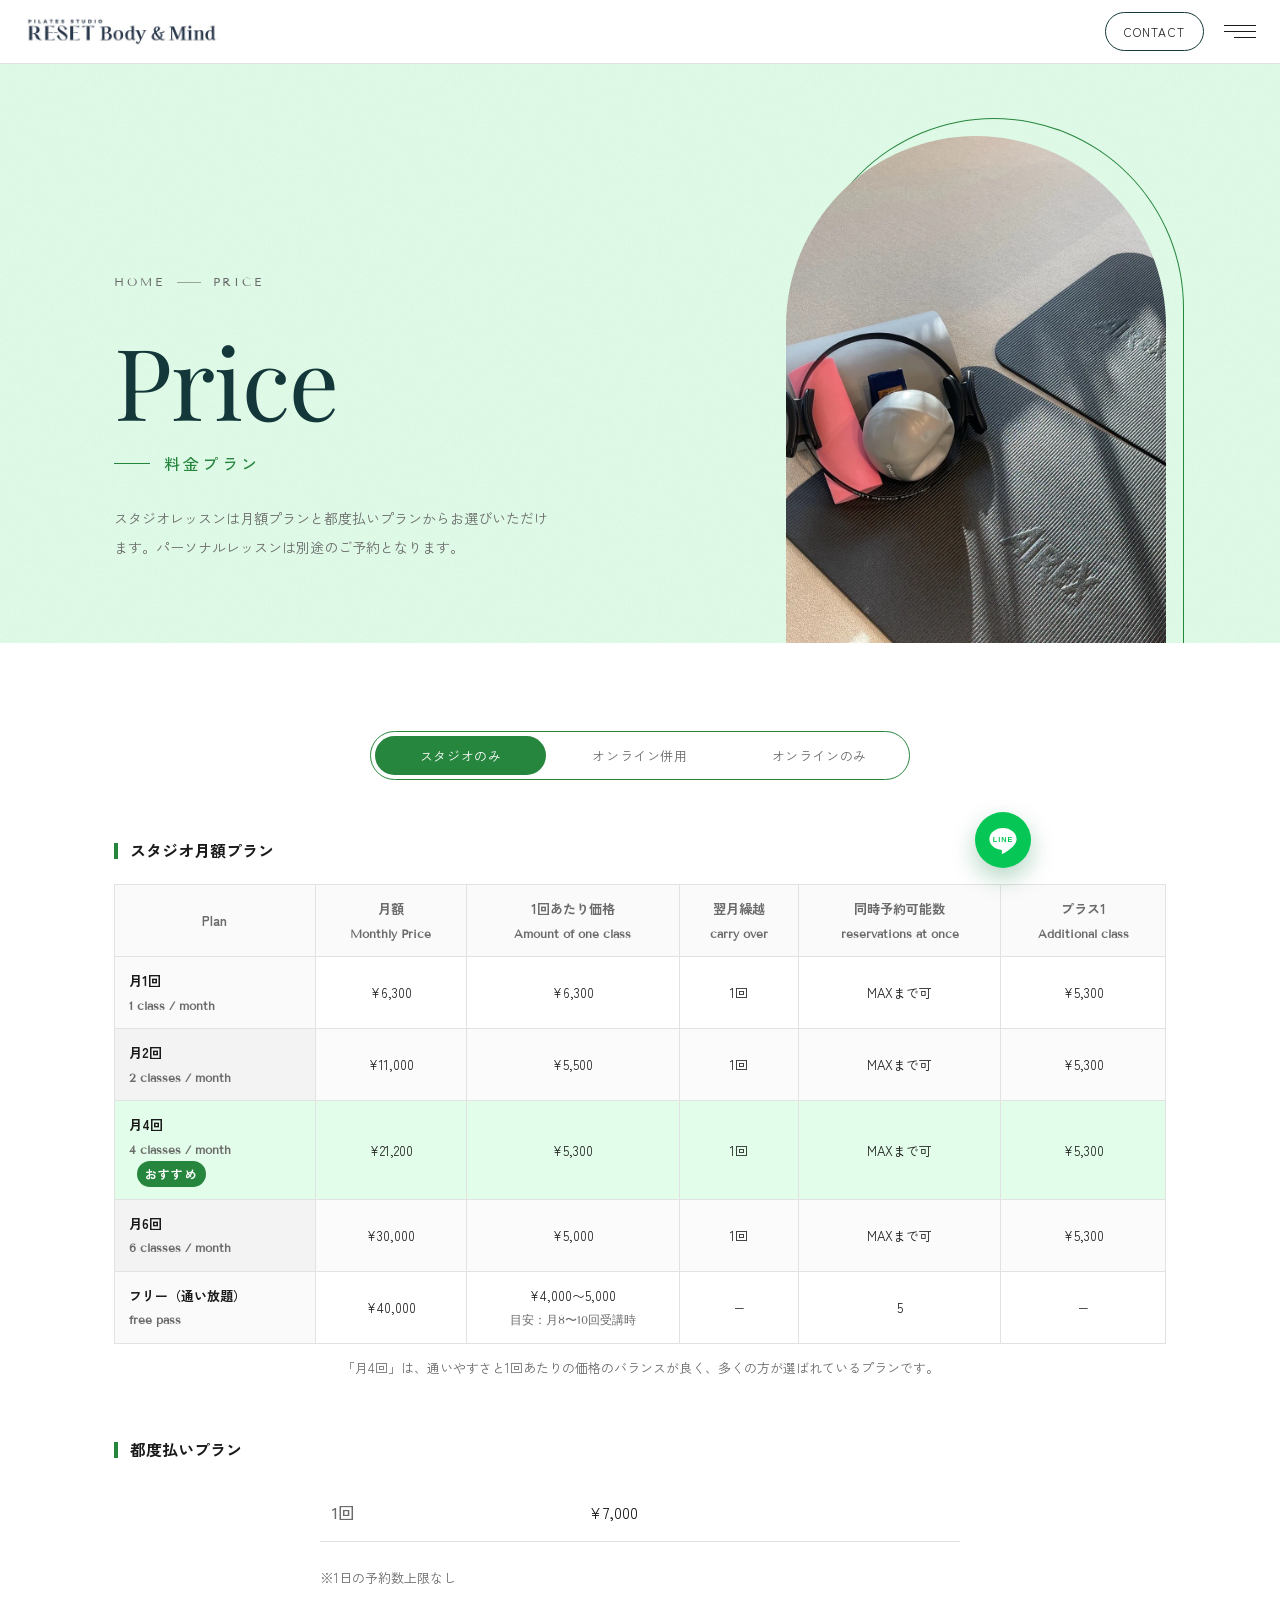
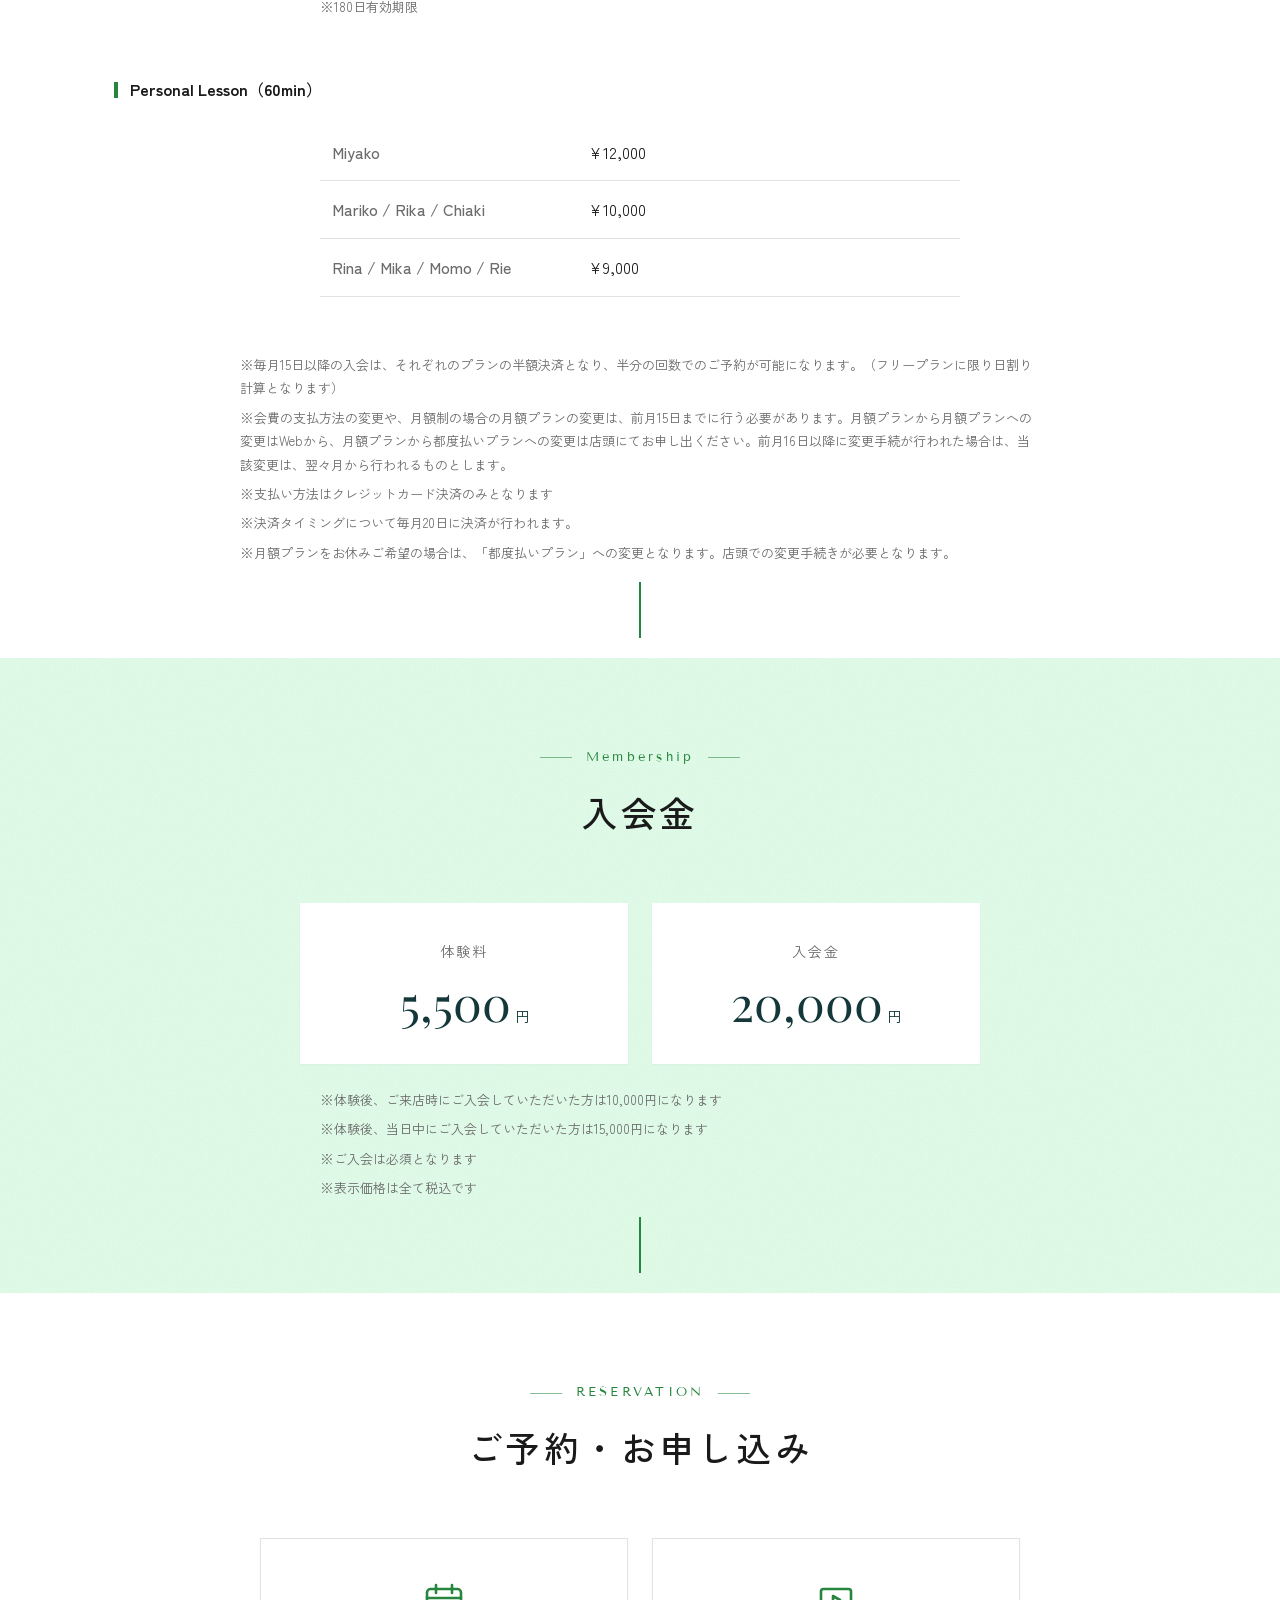
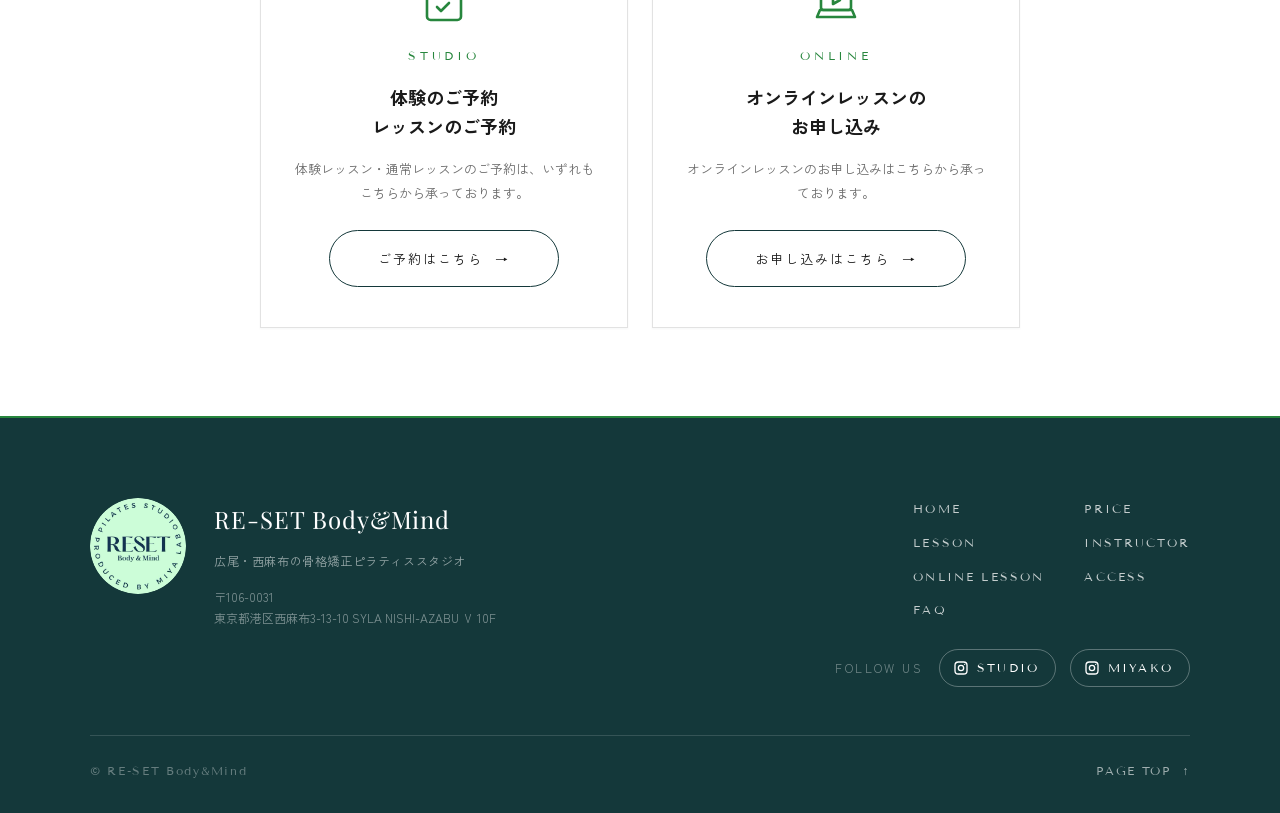
<file: plan.html>
<!DOCTYPE html>
<html lang="ja">
<head>
<meta charset="UTF-8">
<meta name="robots" content="noindex, nofollow">
<meta name="viewport" content="width=device-width, initial-scale=1.0">
<meta name="color-scheme" content="light">
<title>PRICE | RE-SET Body&amp;Mind</title>
<meta name="description" content="RE-SET Body&Mindの料金プラン。月額プラン、都度払いプラン、パーソナルレッスンからお選びいただけます。">
<meta property="og:type" content="website">
<meta property="og:site_name" content="RE-SET Body&amp;Mind">
<meta property="og:title" content="PRICE | RE-SET Body&amp;Mind">
<meta property="og:description" content="RE-SET Body&Mindの料金プラン。月額プラン、都度払いプラン、パーソナルレッスンからお選びいただけます。">
<meta property="og:url" content="https://emerald-reef-okinawa.com/reset-body-mind-preview/plan.html">
<meta property="og:image" content="https://emerald-reef-okinawa.com/reset-body-mind-preview/assets/og.jpg">
<meta name="twitter:card" content="summary_large_image">
<link rel="preconnect" href="https://fonts.googleapis.com">
<link rel="preconnect" href="https://fonts.gstatic.com" crossorigin>
<link rel="stylesheet" href="https://fonts.googleapis.com/css2?family=Zen+Kaku+Gothic+New:wght@400;500;700&family=Tenor+Sans&family=Playfair+Display:wght@400;500;600;700&display=swap">
<link rel="stylesheet" href="css/style.css?v=1794559098">
</head>
<body>

<div class="intro-overlay" data-intro-overlay>
  <p class="intro-overlay__logo">RE-SET<br>Body&amp;Mind</p>
  <div class="intro-overlay__line"></div>
</div>
<script>
(function () {
  try {
    if (sessionStorage.getItem('rbmIntroPlayed')) {
      document.currentScript.previousElementSibling.remove();
    } else {
      sessionStorage.setItem('rbmIntroPlayed', '1');
    }
  } catch (e) {}
})();
</script>

<div class="page-shell" data-page-shell>

<header class="site-header">
  <a href="index.html" class="site-header__logo"><img src="assets/logo-text.webp?v=1790590712" alt="RE-SET Body&amp;Mind PILATES STUDIO" width="420" height="68"></a>
  <div class="site-header__right">
    <a href="https://lin.ee/Qd412Lj" class="site-header__contact" target="_blank" rel="noopener">CONTACT</a>
    <button class="menu-toggle" data-menu-toggle aria-label="メニューを開く">
      <span></span><span></span><span></span>
    </button>
  </div>
</header>

<nav class="nav-drawer" data-nav-drawer>
  <div class="nav-drawer__backdrop" data-nav-backdrop></div>
  <div class="nav-drawer__panel">
    <button class="nav-drawer__close" data-menu-close aria-label="メニューを閉じる">×</button>
    <ul class="nav-drawer__list">
      <li><a href="index.html">HOME</a></li>
      <li><a href="plan.html" class="is-current">PRICE</a></li>
      <li><a href="lesson.html">LESSON</a></li>
      <li><a href="instructors.html">INSTRUCTOR</a></li>
      <li><a href="online-lesson.html">ONLINE LESSON</a></li>
      <li><a href="access.html">ACCESS</a></li>
      <li><a href="faq.html">FAQ</a></li>
    </ul>
  </div>
</nav>

<main>

  <section class="sub-hero">
    <div class="sub-hero__inner">
      <div class="sub-hero__text">
        <p class="sub-hero__crumb"><a href="index.html">HOME</a><span></span>PRICE</p>
        <p class="sub-hero__en">Price</p>
        <h1 class="sub-hero__title">料金プラン</h1>
        <p class="sub-hero__lead">スタジオレッスンは月額プランと都度払いプランからお選びいただけます。パーソナルレッスンは別途のご予約となります。</p>
      </div>
      <figure class="sub-hero__photo"><img src="assets/sub-price.webp?v=1793153655" alt="スタジオのマットとピラティスの小道具" width="900" height="1200"></figure>
    </div>
  </section>

  <section class="section">
    <div class="container">
      <div class="price-tabs reveal" role="tablist">
        <button type="button" class="price-tab is-active" data-price-tab="studio">スタジオのみ</button>
        <button type="button" class="price-tab" data-price-tab="online">オンライン併用</button>
        <button type="button" class="price-tab" data-price-tab="online-only">オンラインのみ</button>
      </div>

      <div class="price-panel is-active" data-price-panel="studio">

        <h2 class="price-section__title">スタジオ月額プラン</h2>
        <div class="price-table-wrap reveal">
          <table class="price-table">
            <thead>
              <tr>
                <th>Plan</th>
                <th>月額<br><span class="price-table__en">Monthly Price</span></th>
                <th>1回あたり価格<br><span class="price-table__en">Amount of one class</span></th>
                <th>翌月繰越<br><span class="price-table__en">carry over</span></th>
                <th>同時予約可能数<br><span class="price-table__en">reservations at once</span></th>
                <th>プラス1<br><span class="price-table__en">Additional class</span></th>
              </tr>
            </thead>
            <tbody>
              <tr><td>月1回<br><span class="price-table__en">1 class / month</span></td><td>¥6,300</td><td>¥6,300</td><td>1回</td><td>MAXまで可</td><td>¥5,300</td></tr>
              <tr><td>月2回<br><span class="price-table__en">2 classes / month</span></td><td>¥11,000</td><td>¥5,500</td><td>1回</td><td>MAXまで可</td><td>¥5,300</td></tr>
              <tr class="is-recommended"><td>月4回<br><span class="price-table__en">4 classes / month</span><span class="recommended-badge">おすすめ</span></td><td>¥21,200</td><td>¥5,300</td><td>1回</td><td>MAXまで可</td><td>¥5,300</td></tr>
              <tr><td>月6回<br><span class="price-table__en">6 classes / month</span></td><td>¥30,000</td><td>¥5,000</td><td>1回</td><td>MAXまで可</td><td>¥5,300</td></tr>
              <tr><td>フリー（通い放題）<br><span class="price-table__en">free pass</span></td><td>¥40,000</td><td>¥4,000〜5,000<br><span class="price-table__en">目安：月8〜10回受講時</span></td><td>−</td><td>5</td><td>−</td></tr>
            </tbody>
          </table>
        </div>
        <p class="note-list" style="text-align:center; margin-top:12px;">「月4回」は、通いやすさと1回あたりの価格のバランスが良く、多くの方が選ばれているプランです。</p>

        <h2 class="price-section__title">都度払いプラン</h2>
        <table class="info-table reveal">
          <tr><th>1回</th><td>¥7,000</td></tr>
        </table>
        <ul class="note-list">
          <li>※1日の予約数上限なし</li>
          <li>※180日有効期限</li>
        </ul>

        <h2 class="price-section__title">Personal Lesson（60min）</h2>
        <table class="info-table reveal">
          <tr><th>Miyako</th><td>¥12,000</td></tr>
          <tr><th>Mariko / Rika / Chiaki</th><td>¥10,000</td></tr>
          <tr><th>Rina / Mika / Momo / Rie</th><td>¥9,000</td></tr>
        </table>
      </div>

      <div class="price-panel" data-price-panel="online">

        <h2 class="price-section__title">オンラインレッスン併用月額プラン</h2>
        <p class="section__lead" style="margin-bottom:24px;">こちらのプランでオンラインレッスンへもご入会いただけます（スタンダードプラン：月4回のライブレッスン＋1ヶ月間のアーカイブ動画見放題）</p>
        <div class="price-table-wrap reveal">
          <table class="price-table">
            <thead>
              <tr>
                <th>Plan</th>
                <th>月額<br><span class="price-table__en">Monthly Price</span></th>
                <th>1回あたり価格</th>
                <th>翌月繰越</th>
                <th>同時予約可能数</th>
                <th>プラス1</th>
              </tr>
            </thead>
            <tbody>
              <tr><td>Online Lesson＋月1回</td><td>¥14,000<br><span class="price-table__en">online ¥8,500 + studio ¥5,500</span></td><td>¥5,500</td><td>1回</td><td>MAXまで可</td><td>¥5,300</td></tr>
              <tr><td>Online Lesson＋月2回</td><td>¥19,100<br><span class="price-table__en">online ¥8,500 + studio ¥10,600</span></td><td>¥5,300</td><td>1回</td><td>MAXまで可</td><td>¥5,300</td></tr>
              <tr class="is-recommended"><td>Online Lesson＋月4回<span class="recommended-badge">おすすめ</span></td><td>¥28,500<br><span class="price-table__en">online ¥8,500 + studio ¥20,000</span></td><td>¥5,000</td><td>1回</td><td>MAXまで可</td><td>¥5,300</td></tr>
              <tr><td>Online Lesson＋月6回</td><td>¥38,500<br><span class="price-table__en">online ¥8,500 + studio ¥30,000</span></td><td>¥5,000</td><td>1回</td><td>MAXまで可</td><td>¥5,300</td></tr>
            </tbody>
          </table>
        </div>

        <h2 class="price-section__title">既存MOSHオンラインレッスン会員様向け　オンラインレッスン併用月額プラン</h2>
        <p class="section__lead" style="margin-bottom:24px;">すでにMOSHにてオンラインレッスン会員様となっていらっしゃる方向けのプランとなります。<br>追加のオンラインレッスン費用は発生しません。</p>
        <div class="price-table-wrap reveal" style="--reveal-delay:0.1s;">
          <table class="price-table">
            <thead>
              <tr>
                <th>Plan</th>
                <th>月額<br><span class="price-table__en">Monthly Price</span></th>
                <th>翌月繰越<br><span class="price-table__en">carry over unused class to the next month</span></th>
                <th>同時予約可能数<br><span class="price-table__en">number of reservations class at once</span></th>
                <th>1回あたり価格<br><span class="price-table__en">Amount of one class</span></th>
                <th>プラス1（追加受講）<br><span class="price-table__en">Additional class price</span></th>
              </tr>
            </thead>
            <tbody>
              <tr><td>Online Lesson＋月1回<br><span class="price-table__en">(1 class per month)</span></td><td>studio ¥5,500</td><td>1回<br><span class="price-table__en">only one class</span></td><td>MAXまで可</td><td>¥5,500<br><span class="price-table__en">（スタジオ月2プランの値段に相当します）</span></td><td>¥5,300</td></tr>
              <tr><td>Online Lesson＋月2回<br><span class="price-table__en">(2 class per month)</span></td><td>studio ¥10,600</td><td>1回<br><span class="price-table__en">only one class</span></td><td>MAXまで可</td><td>¥5,300<br><span class="price-table__en">（スタジオ月4プランの値段に相当します）</span></td><td>¥5,300</td></tr>
              <tr><td>Online Lesson＋月4回<br><span class="price-table__en">(4 class per month)</span></td><td>studio ¥20,000</td><td>1回<br><span class="price-table__en">only one class</span></td><td>MAXまで可</td><td>¥5,000<br><span class="price-table__en">（スタジオ月6プランの値段に相当します）</span></td><td>¥5,300</td></tr>
              <tr><td>Online Lesson＋月6回<br><span class="price-table__en">(6 class per month)</span></td><td>studio ¥30,000</td><td>1回<br><span class="price-table__en">only one class</span></td><td>MAXまで可</td><td>¥5,000<br><span class="price-table__en">（スタジオフリープランの値段に相当します）</span></td><td>¥5,300</td></tr>
            </tbody>
          </table>
        </div>
      </div>

      <div class="price-panel" data-price-panel="online-only">

        <h2 class="price-section__title">オンラインレッスン　選べる2つの月額プラン</h2>
        <div class="online-plans">
          <div class="online-plan online-plan--premium reveal">
            <p class="online-plan__tag">PREMIUM</p>
            <p class="online-plan__name">プレミアムプラン</p>
            <p class="online-plan__price"><span>月額</span>10,000<small>円</small></p>
            <ul class="online-plan__list">
              <li>Zoomによる月4回のライブレッスンに加え、月2回の解説指導ライブレッスン</li>
              <li>ライブレッスンに加え、解説レッスンアーカイブ動画1ヶ月見放題</li>
              <li>ライブレッスン時のQAセッション</li>
            </ul>
          </div>
          <div class="online-plan reveal" style="--reveal-delay:0.1s;">
            <p class="online-plan__tag">STANDARD</p>
            <p class="online-plan__name">スタンダードプラン</p>
            <p class="online-plan__price"><span>月額</span>8,500<small>円</small></p>
            <ul class="online-plan__list">
              <li>Zoomによる月4回のライブレッスン</li>
              <li>アーカイブ動画1ヶ月見放題</li>
              <li>ライブレッスン時のQAセッション</li>
            </ul>
          </div>
        </div>
      </div>

      <ul class="note-list" style="max-width:800px; margin-top:56px;">
        <li>※毎月15日以降の入会は、それぞれのプランの半額決済となり、半分の回数でのご予約が可能になります。（フリープランに限り日割り計算となります）</li>
        <li>※会費の支払方法の変更や、月額制の場合の月額プランの変更は、前月15日までに行う必要があります。月額プランから月額プランへの変更はWebから、月額プランから都度払いプランへの変更は店頭にてお申し出ください。前月16日以降に変更手続が行われた場合は、当該変更は、翌々月から行われるものとします。</li>
        <li>※支払い方法はクレジットカード決済のみとなります</li>
        <li>※決済タイミングについて毎月20日に決済が行われます。</li>
        <li>※月額プランをお休みご希望の場合は、「都度払いプラン」への変更となります。店頭での変更手続きが必要となります。</li>
      </ul>
    </div>
  </section>

  <section class="section section--muted">
    <div class="container">
      <p class="section__eyebrow">Membership</p>
      <h2 class="section__title">入会金</h2>
      <div class="fee-cards">
        <div class="fee-card reveal">
          <p class="fee-card__label">体験料</p>
          <p class="fee-card__price">5,500<small>円</small></p>
        </div>
        <div class="fee-card reveal" style="--reveal-delay:0.1s;">
          <p class="fee-card__label">入会金</p>
          <p class="fee-card__price">20,000<small>円</small></p>
        </div>
      </div>
      <ul class="note-list">
        <li>※体験後、ご来店時にご入会していただいた方は10,000円になります</li>
        <li>※体験後、当日中にご入会していただいた方は15,000円になります</li>
        <li>※ご入会は必須となります</li>
        <li>※表示価格は全て税込です</li>
      </ul>
    </div>
  </section>

  <section class="section">
    <div class="container">
      <p class="section__eyebrow">RESERVATION</p>
      <h2 class="section__title">ご予約・お申し込み</h2>

      <div class="reserve-grid">
        <div class="reserve-card reveal">
          <svg class="icon" aria-hidden="true"><use href="assets/icons.svg#i-calendar"/></svg>
          <p class="reserve-card__tag">STUDIO</p>
          <p class="reserve-card__title">体験のご予約<br>レッスンのご予約</p>
          <p class="reserve-card__text">体験レッスン・通常レッスンのご予約は、いずれもこちらから承っております。</p>
          <a href="https://resetbodyandmind-pilates.hacomono.jp/home" class="cta__button" target="_blank" rel="noopener">ご予約はこちら</a>
        </div>
        <div class="reserve-card reveal" style="--reveal-delay:0.1s;">
          <svg class="icon" aria-hidden="true"><use href="assets/icons.svg#i-laptop"/></svg>
          <p class="reserve-card__tag">ONLINE</p>
          <p class="reserve-card__title">オンラインレッスンの<br>お申し込み</p>
          <p class="reserve-card__text">オンラインレッスンのお申し込みはこちらから承っております。</p>
          <a href="https://mosh.jp/services/158460" class="cta__button" target="_blank" rel="noopener">お申し込みはこちら</a>
        </div>
      </div>
    </div>
  </section>

</main>

<footer class="site-footer">
  <div class="site-footer__inner">
    <div class="site-footer__brand">
      <img class="site-footer__mark" src="assets/logo-circle.webp?v=1792575042" alt="RE-SET Body&amp;Mind" width="96" height="96" loading="lazy">
      <div>
        <p class="site-footer__logo">RE-SET Body&amp;Mind</p>
        <p class="site-footer__tagline">広尾・西麻布の骨格矯正ピラティススタジオ</p>
        <p class="site-footer__address">〒106-0031<br>東京都港区西麻布3-13-10 SYLA NISHI-AZABU Ⅴ 10F</p>
      </div>
    </div>
    <div class="site-footer__links">
      <nav class="site-footer__nav">
        <a href="index.html">HOME</a>
        <a href="plan.html">PRICE</a>
        <a href="lesson.html">LESSON</a>
        <a href="instructors.html">INSTRUCTOR</a>
        <a href="online-lesson.html">ONLINE LESSON</a>
        <a href="access.html">ACCESS</a>
        <a href="faq.html">FAQ</a>
      </nav>
      <div class="site-footer__follow">
        <p class="site-footer__label">FOLLOW US</p>
      <div class="site-footer__social">
        <a href="https://www.instagram.com/resetbodyandmind_official" class="site-footer__social-icon" target="_blank" rel="noopener" aria-label="スタジオ公式Instagram">
          <svg viewBox="0 0 24 24" fill="none" stroke="currentColor" stroke-width="2" stroke-linecap="round" stroke-linejoin="round"><rect x="3" y="3" width="18" height="18" rx="5"/><circle cx="12" cy="12" r="4"/><circle cx="17.5" cy="6.5" r="1" fill="currentColor" stroke="none"/></svg>
          <span>STUDIO</span>
        </a>
        <a href="https://www.instagram.com/miyako385_resetbody/" class="site-footer__social-icon" target="_blank" rel="noopener" aria-label="MIYAKOのInstagram">
          <svg viewBox="0 0 24 24" fill="none" stroke="currentColor" stroke-width="2" stroke-linecap="round" stroke-linejoin="round"><rect x="3" y="3" width="18" height="18" rx="5"/><circle cx="12" cy="12" r="4"/><circle cx="17.5" cy="6.5" r="1" fill="currentColor" stroke="none"/></svg>
          <span>MIYAKO</span>
        </a>
      </div>
      </div>
    </div>
  </div>
  <div class="site-footer__bottom">
    <p class="site-footer__copyright">&copy; RE-SET Body&amp;Mind</p>
    <a href="#top" class="site-footer__pagetop">PAGE TOP <span aria-hidden="true">&uarr;</span></a>
  </div>
</footer>

<div class="floating-actions" data-floating>
  <a href="https://lin.ee/zwzXixx" class="floating-line" target="_blank" rel="noopener" aria-label="公式LINEで相談する">
    <svg class="floating-line__icon" viewBox="0 0 40 40" aria-hidden="true"><path d="M20 6C11.2 6 4 11.8 4 18.9c0 6.4 5.7 11.7 13.3 12.7.5.1 1.2.3 1.4.8.2.4.1 1 .1 1.4l-.2 1.4c-.1.4-.3 1.6 1.4.9s9.2-5.4 12.5-9.3C34.8 24.3 36 21.7 36 18.9 36 11.8 28.8 6 20 6z" fill="#fff"/><text x="20" y="22.6" text-anchor="middle" font-family="Arial,Helvetica,sans-serif" font-weight="700" font-size="8.6" fill="#06c755">LINE</text></svg>
    <span class="floating-line__label">LINEで相談</span>
  </a>
  <a href="https://resetbodyandmind-pilates.hacomono.jp/home" class="floating-cta" target="_blank" rel="noopener">体験予約はこちら</a>
</div>

</div>

<script src="js/main.js?v=1794489448"></script>
</body>
</html>
</file>
<file: css/style.css>
/* ===========================================================
   RE-SET Body&Mind — base styles
   =========================================================== */

:root {
  --color-bg: #ffffff;
  --color-text: #1a1a1a;
  --color-muted: #6b6b6b;
  --color-line: #e2e2e2;
  --color-accent: #14383a;
  --color-sage: #27863d;
  --color-sage-bg: #e2fde9;
  --header-height: 64px;
  --max-width: 1100px;
  --font-en: "Tenor Sans", "Helvetica Neue", Arial, sans-serif;
  --font-hero: "Playfair Display", Georgia, "Times New Roman", serif;
  --font-jp: "Zen Kaku Gothic New", "Hiragino Kaku Gothic ProN", "Yu Gothic", sans-serif;
  --font-jp-heading: var(--font-jp);
}

/* ---------- Full-screen intro (plays once per session) ---------- */

.intro-overlay {
  position: fixed;
  inset: 0;
  z-index: 999;
  display: flex;
  flex-direction: column;
  align-items: center;
  justify-content: center;
  background: linear-gradient(160deg, #e2fde9 0%, #c4f0d4 100%);
  animation: intro-fade-out 700ms ease 2100ms forwards;
}

.intro-overlay__logo {
  font-family: var(--font-hero);
  font-weight: 700;
  color: var(--color-accent);
  font-size: clamp(2.6rem, 13vw, 7.5rem);
  line-height: 1.05;
  text-align: center;
  letter-spacing: 0.02em;
  margin: 0;
  transform: scale(2.2);
  opacity: 0;
  animation: intro-logo-zoom 1300ms cubic-bezier(0.16, 1, 0.3, 1) 200ms forwards;
}

.intro-overlay__line {
  width: 0;
  height: 2px;
  background: var(--color-sage);
  margin-top: 22px;
  animation: intro-line-grow 450ms ease 1550ms forwards;
}

@keyframes intro-logo-zoom {
  0% {
    transform: scale(2.2);
    opacity: 0;
  }
  100% {
    transform: scale(1);
    opacity: 1;
  }
}

@keyframes intro-line-grow {
  to {
    width: 48px;
  }
}

@keyframes intro-fade-out {
  0% {
    opacity: 1;
  }
  100% {
    opacity: 0;
    visibility: hidden;
    pointer-events: none;
  }
}

@media (prefers-reduced-motion: reduce) {
  .intro-overlay {
    display: none;
  }
}

/* ---------- Page enter/leave transition (matches the original SPA's
   page-enter-active 0.6s / page-leave-active 0.3s) ---------- */

.page-shell {
  opacity: 0;
  animation: page-fade-in 0.6s cubic-bezier(0.4, 0.4, 0, 1) forwards;
}

.page-shell.is-leaving {
  animation: page-fade-out 0.3s cubic-bezier(0.4, 0.4, 0, 1) forwards;
}

@keyframes page-fade-in {
  from {
    opacity: 0;
  }
  to {
    opacity: 1;
  }
}

@keyframes page-fade-out {
  from {
    opacity: 1;
  }
  to {
    opacity: 0;
  }
}

@media (prefers-reduced-motion: reduce) {
  .page-shell {
    animation: none;
    opacity: 1;
  }
}

* {
  box-sizing: border-box;
}

html {
  scroll-behavior: smooth;
}

body {
  margin: 0;
  font-family: var(--font-jp);
  color: var(--color-text);
  background: var(--color-bg);
  line-height: 1.8;
  -webkit-font-smoothing: antialiased;
}

img {
  max-width: 100%;
  height: auto;
  display: block;
}

a {
  color: inherit;
  text-decoration: none;
}

ul {
  list-style: none;
  margin: 0;
  padding: 0;
}

h1, h2, h3, p {
  margin: 0;
}

.container {
  max-width: var(--max-width);
  margin: 0 auto;
  padding: 0 24px;
}

/* ---------- Scroll reveal ---------- */

.reveal {
  opacity: 0;
  transform: translateY(28px);
  transition: opacity 0.7s cubic-bezier(0.3, 0.2, 0, 1), transform 0.7s cubic-bezier(0.3, 0.2, 0, 1);
  transition-delay: var(--reveal-delay, 0s);
}

.reveal.is-visible {
  opacity: 1;
  transform: translateY(0);
}

@media (prefers-reduced-motion: reduce) {
  .reveal {
    opacity: 1;
    transform: none;
    transition: none;
  }
}

/* ---------- Header ---------- */

.site-header {
  position: sticky;
  top: 0;
  z-index: 100;
  height: var(--header-height);
  display: flex;
  align-items: center;
  justify-content: space-between;
  padding: 0 24px;
  background: rgba(255, 255, 255, 0.96);
  border-bottom: 1px solid var(--color-line);
}

.site-header__logo {
  display: flex;
  align-items: center;
}

.site-header__logo img {
  display: block;
  height: 32px;
  width: auto;
}

@media (max-width: 480px) {
  .site-header__logo img {
    height: 25px;
  }
}

.site-header__right {
  display: flex;
  align-items: center;
  gap: 20px;
}

.site-header__contact {
  font-size: 12px;
  letter-spacing: 0.1em;
  padding: 8px 18px;
  border: 1px solid var(--color-accent);
  border-radius: 999px;
  transition: background 0.2s ease, color 0.2s ease, transform 0.2s ease, box-shadow 0.2s ease;
}

@media (max-width: 480px) {
  .site-header__contact {
    display: none;
  }
}

.site-header__contact:hover {
  background: var(--color-accent);
  color: #fff;
  transform: translateY(-2px);
  box-shadow: 0 6px 14px rgba(0, 0, 0, 0.15);
}

.menu-toggle {
  display: flex;
  flex-direction: column;
  justify-content: center;
  gap: 5px;
  width: 32px;
  height: 32px;
  background: none;
  border: none;
  cursor: pointer;
  padding: 0;
}

.menu-toggle span {
  display: block;
  height: 1px;
  background: var(--color-text);
}

.menu-toggle span:nth-child(1) { width: 100%; }
.menu-toggle span:nth-child(2) { width: 100%; }
.menu-toggle span:nth-child(3) { width: 70%; margin-left: auto; }

/* ---------- Nav drawer ---------- */

.nav-drawer {
  position: fixed;
  inset: 0;
  z-index: 200;
  display: flex;
  justify-content: flex-end;
  visibility: hidden;
  opacity: 0;
  transition: opacity 0.25s ease, visibility 0.25s ease;
}

.nav-drawer.is-open {
  visibility: visible;
  opacity: 1;
}

.nav-drawer__backdrop {
  position: absolute;
  inset: 0;
  background: rgba(0, 0, 0, 0.35);
}

.nav-drawer__panel {
  position: relative;
  width: min(320px, 80vw);
  height: 100%;
  background: #fff;
  padding: 24px;
  display: flex;
  flex-direction: column;
  transform: translateX(24px);
  transition: transform 0.25s ease;
}

.nav-drawer.is-open .nav-drawer__panel {
  transform: translateX(0);
}

.nav-drawer__close {
  position: relative;
  align-self: flex-end;
  width: 40px;
  height: 40px;
  background: none;
  border: none;
  cursor: pointer;
  font-size: 0;
  line-height: 0;
  padding: 0;
}

.nav-drawer__close::before,
.nav-drawer__close::after {
  content: "";
  position: absolute;
  top: 50%;
  left: 50%;
  width: 22px;
  height: 1px;
  background: var(--color-text);
  transition: transform 0.35s cubic-bezier(0.4, 0.4, 0, 1);
}

.nav-drawer__close::before { transform: translate(-50%, -50%) rotate(45deg); }
.nav-drawer__close::after { transform: translate(-50%, -50%) rotate(-45deg); }

.nav-drawer__close:hover::before { transform: translate(-50%, -50%) rotate(135deg); }
.nav-drawer__close:hover::after { transform: translate(-50%, -50%) rotate(45deg); }

.nav-drawer__list {
  margin-top: 40px;
  display: flex;
  flex-direction: column;
}

.nav-drawer__list li {
  border-bottom: 1px solid var(--color-line);
  opacity: 0;
  transform: translateX(14px);
  transition: opacity 0.5s cubic-bezier(0.4, 0.4, 0, 1), transform 0.5s cubic-bezier(0.4, 0.4, 0, 1);
}

.nav-drawer.is-open .nav-drawer__list li {
  opacity: 1;
  transform: none;
}

.nav-drawer.is-open .nav-drawer__list li:nth-child(1) { transition-delay: 0.10s; }
.nav-drawer.is-open .nav-drawer__list li:nth-child(2) { transition-delay: 0.16s; }
.nav-drawer.is-open .nav-drawer__list li:nth-child(3) { transition-delay: 0.22s; }
.nav-drawer.is-open .nav-drawer__list li:nth-child(4) { transition-delay: 0.28s; }
.nav-drawer.is-open .nav-drawer__list li:nth-child(5) { transition-delay: 0.34s; }
.nav-drawer.is-open .nav-drawer__list li:nth-child(6) { transition-delay: 0.40s; }

.nav-drawer__list a {
  display: block;
  padding: 22px 0;
  font-family: var(--font-en);
  font-size: 16px;
  font-weight: 400;
  letter-spacing: 0.28em;
  color: var(--color-text);
  transition: letter-spacing 0.35s cubic-bezier(0.4, 0.4, 0, 1), color 0.2s ease;
}

.nav-drawer__list a:hover {
  letter-spacing: 0.36em;
  color: var(--color-sage);
}

.nav-drawer__list a.is-current {
  color: var(--color-sage);
}

.nav-drawer__list a.is-current::before {
  content: "";
  display: inline-block;
  width: 18px;
  height: 1px;
  margin-right: 14px;
  vertical-align: middle;
  background: var(--color-sage);
}

/* ---------- Hero ---------- */

/* A 696px-tall frame (as on the original site). Both photos fill the whole
   frame; the second is clipped at --split, which follows the cursor, so the
   first photo shows to its left and the second to its right. */
main {
  overflow-x: clip;
}

.hero {
  --split: 50%;
  position: relative;
  width: 100%;
  margin: 0 auto;
  height: 696px;
  cursor: col-resize;
}



/* The gap under the hero matches the original site (~90px to the heading). */
.hero + .section {
  padding-top: 72px;
}

.hero__panel {
  position: absolute;
  inset: 0;
  overflow: hidden;
  background: #111;
}

.hero__panel:nth-child(2) {
  clip-path: inset(0 0 0 var(--split));
}

.hero__split {
  position: absolute;
  top: 0;
  bottom: 0;
  left: var(--split);
  z-index: 1;
  width: 1px;
  margin-left: -0.5px;
  background: rgba(255, 255, 255, 0.85);
  pointer-events: none;
}

.hero__split::before,
.hero__split::after {
  position: absolute;
  top: 18%;
  left: 50%;
  translate: -50% -50%;
}

.hero__split::before {
  content: "";
  width: 46px;
  height: 46px;
  border: 1px solid rgba(255, 255, 255, 0.85);
  border-radius: 50%;
  background: rgba(255, 255, 255, 0.16);
  backdrop-filter: blur(6px);
  -webkit-backdrop-filter: blur(6px);
}

.hero__split::after {
  content: "‹  ›";
  color: #fff;
  font-size: 14px;
  line-height: 1;
  white-space: nowrap;
}

/* Each photo sits in a fixed box 64% of the frame wide (left box for the
   first, right box for the second) instead of the full width, so the portrait
   shots are not blown up past their native size and more of each room stays in
   view. The divider is kept between 36% and 64% (main.js) so the boxes always
   cover the frame without any zooming. */
.hero__panel img {
  position: absolute;
  top: 0;
  width: 64%;
  height: 100%;
  object-fit: cover;
}

.hero__panel:nth-child(1) img {
  left: 0;
}

.hero__panel:nth-child(2) img {
  right: 0;
}

/* Labels for the two photos; the side that is opening up brightens and its
   rule lengthens, so moving the divider reads as choosing a space. */
.hero__label {
  position: absolute;
  top: 28px;
  z-index: 2;
  display: flex;
  align-items: center;
  gap: 12px;
  margin: 0;
  font-family: var(--font-en);
  font-size: 12px;
  letter-spacing: 0.3em;
  text-transform: uppercase;
  color: #fff;
  text-shadow: 0 1px 10px rgba(0, 0, 0, 0.35);
  pointer-events: none;
}

.hero__label::before {
  content: "";
  height: 1px;
  background: currentColor;
}

.hero__label--left {
  left: 36px;
  opacity: calc(0.45 + var(--t, 0.5) * 0.55);
}

.hero__label--left::before {
  width: calc(16px + var(--t, 0.5) * 32px);
}

.hero__label--right {
  right: 36px;
  flex-direction: row-reverse;
  opacity: calc(1 - var(--t, 0.5) * 0.55);
}

.hero__label--right::before {
  width: calc(48px - var(--t, 0.5) * 32px);
}

@media (max-width: 760px) {
  .hero__label {
    top: 18px;
    font-size: 12px;
    letter-spacing: 0.2em;
  }
  .hero__label--left {
    left: 16px;
  }
  .hero__label--right {
    right: 16px;
  }
}

.hero__panel--placeholder {
  background: repeating-linear-gradient(
    135deg,
    #1a1a1a,
    #1a1a1a 18px,
    #232323 18px,
    #232323 36px
  );
}

.hero::before {
  content: "";
  position: absolute;
  inset: 0;
  z-index: 1;
  pointer-events: none;
  background: linear-gradient(
    0deg,
    rgba(0, 0, 0, 0.6) 0%,
    rgba(0, 0, 0, 0.22) 38%,
    rgba(0, 0, 0, 0) 65%
  );
}

.hero__panel {
  z-index: 0;
}

.hero__copy {
  position: absolute;
  inset: 0;
  z-index: 2;
  display: grid;
  justify-content: center;
  justify-items: center;
  align-content: center;
  padding: 0 24px;
}

.hero__logo {
  display: block;
  width: clamp(190px, 24vw, 320px);
  height: auto;
  border-radius: 50%;
  box-shadow: 0 18px 44px rgba(0, 0, 0, 0.28);
  opacity: 0;
  transform: scale(0.88);
  transition: opacity 1.4s cubic-bezier(0.16, 1, 0.3, 1) 0.5s, transform 1.4s cubic-bezier(0.16, 1, 0.3, 1) 0.5s;
}

.hero__copy.is-visible .hero__logo {
  opacity: 1;
  transform: none;
}

@media (prefers-reduced-motion: reduce) {
  .hero__logo {
    transition: none;
    opacity: 1;
    transform: none;
  }
}

.hero__bar {
  position: absolute;
  left: 50%;
  top: 100%;
  width: 1px;
  height: 0;
  background: var(--color-accent);
  transform: translateX(-50%);
  transition: height 1.2s cubic-bezier(0.4, 0.4, 0, 1) 0.4s;
  z-index: 2;
}

.hero.bar-in .hero__bar {
  height: 40px;
}

/* ---------- Page header banner (interior pages) ---------- */

.page-header {
  position: relative;
  height: 300px;
  overflow: hidden;
  background: #111;
}

.page-header__img {
  width: 100%;
  height: 100%;
  object-fit: cover;
}

.page-header::after {
  content: "";
  position: absolute;
  inset: 0;
  background: linear-gradient(
    0deg,
    rgba(0, 0, 0, 0.6) 0%,
    rgba(0, 0, 0, 0.35) 45%,
    rgba(0, 0, 0, 0.2) 100%
  );
}

.page-header__copy {
  position: absolute;
  inset: 0;
  z-index: 1;
  display: flex;
  flex-direction: column;
  align-items: center;
  justify-content: center;
  text-align: center;
  color: #fff;
  padding: 0 24px;
}

.page-header__eyebrow {
  font-family: var(--font-en);
  font-size: 13px;
  letter-spacing: 0.25em;
  color: rgba(255, 255, 255, 0.85);
  margin-bottom: 10px;
  animation: hero-bloom-in 1.2s cubic-bezier(0.22, 1, 0.36, 1) 0.1s both;
}

.page-header__title {
  font-family: var(--font-jp-heading);
  font-size: clamp(1.8rem, 5vw, 2.6rem);
  font-weight: 500;
  letter-spacing: 0.08em;
  animation: hero-bloom-in 1.4s cubic-bezier(0.22, 1, 0.36, 1) 0.25s both;
}

@media (max-width: 720px) {
  .page-header {
    height: 220px;
  }
}

@media (prefers-reduced-motion: reduce) {
  .page-header__eyebrow,
  .page-header__title {
    animation: none;
  }
}

/* ---------- Sections ---------- */

.section {
  padding: 88px 0;
  position: relative;
}

.section:not(:last-child)::after {
  content: "";
  position: absolute;
  top: calc(100% - 76px);
  left: 50%;
  transform: translateX(-50%);
  width: 2px;
  height: 0;
  background: var(--color-sage);
  transition: height 1.2s cubic-bezier(0.4, 0.4, 0, 1) 0.4s;
}

.section.bar-in:not(:last-child)::after {
  height: 56px;
}

@media (prefers-reduced-motion: reduce) {
  .section:not(:last-child)::after {
    height: 56px;
    transition: none;
  }
  .hero__bar {
    height: 40px;
    transition: none;
  }
}

.section--muted {
  background: var(--color-sage-bg);
}

.section__eyebrow {
  font-family: var(--font-en);
  font-size: 13px;
  letter-spacing: 0.25em;
  color: var(--color-sage);
  text-align: center;
  margin-bottom: 10px;
}

.section__title {
  font-family: var(--font-jp-heading);
  font-size: clamp(1.6rem, 4vw, 2.2rem);
  font-weight: 500;
  text-align: center;
  letter-spacing: 0.1em;
  margin-bottom: 56px;
}

.concept-title {
  font-family: var(--font-jp-heading);
  font-weight: 700;
  font-size: clamp(1.5rem, 3.2vw, 2rem);
  letter-spacing: 0.04em;
  color: var(--color-sage);
}

.section__lead {
  max-width: 640px;
  margin: 0 auto 56px;
  text-align: center;
  color: var(--color-muted);
}

/* ---------- Concept ---------- */

.concept-list {
  display: grid;
  gap: 48px;
}

.concept-item {
  position: relative;
}

.concept-item__num {
  position: absolute;
  top: -0.3em;
  left: -0.05em;
  font-family: var(--font-en);
  font-size: 6rem;
  font-weight: 400;
  color: var(--color-sage-bg);
  line-height: 1;
  letter-spacing: 0;
  z-index: 0;
  pointer-events: none;
  user-select: none;
}

.concept-item__content {
  position: relative;
  z-index: 1;
  max-width: 640px;
}

.concept-item__title {
  font-family: var(--font-jp-heading);
  font-size: 1.125rem;
  font-weight: 700;
  margin-bottom: 12px;
  padding-top: 8px;
}

.concept-item__body {
  color: var(--color-muted);
}

@media (max-width: 560px) {
  .concept-item__num {
    font-size: 4.5rem;
  }
}

/* ---------- Media mentions ---------- */

.media-grid {
  display: grid;
  grid-template-columns: repeat(auto-fit, minmax(240px, 1fr));
  gap: 32px;
}

.media-card {
  border: 1px solid var(--color-line);
  padding: 24px;
  text-align: center;
}

.media-card__image {
  background: #eee;
  margin-bottom: 16px;
  overflow: hidden;
  line-height: 0;
}

.media-card__image img {
  width: 100%;
  height: auto;
  display: block;
}

/* ---------- Results gallery ---------- */

.results-grid {
  display: grid;
  grid-template-columns: repeat(3, 1fr);
  grid-auto-flow: dense;
  gap: 8px;
}

.results-grid__item {
  aspect-ratio: 1 / 1;
  overflow: hidden;
  background: #eee;
}

.results-grid__item--wide {
  grid-column: span 2;
  aspect-ratio: 2 / 1;
}

.results-grid__item img {
  width: 100%;
  height: 100%;
  object-fit: cover;
}

@media (max-width: 640px) {
  .results-grid {
    grid-template-columns: repeat(2, 1fr);
  }
  .results-grid__item--wide {
    grid-column: span 2;
  }
}

/* ---------- About Miyako ---------- */

.about-miyako__inner {
  display: grid;
  grid-template-columns: 1fr 1fr;
  gap: 0;
  align-items: start;
}

.about-miyako__photo {
  display: flex;
  justify-content: center;
}

.about-miyako__photo img {
  width: 60%;
  max-width: 340px;
  aspect-ratio: 3 / 5;
  object-fit: cover;
}

.about-miyako__body {
  padding-left: 56px;
}

.about-miyako__body p {
  color: var(--color-muted);
  margin-bottom: 20px;
}

@media (max-width: 680px) {
  .about-miyako__inner {
    grid-template-columns: 1fr;
    justify-items: center;
    text-align: center;
  }
  .about-miyako__body {
    padding-left: 0;
  }
  .about-miyako__photo img {
    width: 60%;
  }
}

/* ---------- Trial CTA ---------- */

.cta {
  text-align: center;
}

.cta__button {
  display: inline-block;
  margin-top: 28px;
  padding: 16px 48px;
  border: 1px solid var(--color-accent);
  border-radius: 999px;
  letter-spacing: 0.15em;
  font-size: 13px;
  transition: background 0.2s ease, color 0.2s ease, transform 0.2s ease, box-shadow 0.2s ease;
}

.cta__button:hover {
  background: var(--color-accent);
  color: #fff;
  transform: translateY(-2px) scale(1.03);
  box-shadow: 0 8px 18px rgba(0, 0, 0, 0.16);
}

.cta__button:active {
  transform: translateY(0) scale(0.99);
}

/* ---------- Class list (Lesson page) ---------- */

.class-list {
  display: grid;
  grid-template-columns: repeat(2, 1fr);
  gap: 20px;
}

.class-item {
  background: #fff;
  border: 1px solid var(--color-line);
  padding: 30px 26px;
  display: flex;
  align-items: flex-start;
  gap: 20px;
  transition: transform 0.25s ease, box-shadow 0.25s ease, border-color 0.25s ease;
}

.class-item:hover {
  transform: translateY(-5px);
  box-shadow: 0 16px 32px rgba(0, 0, 0, 0.08);
  border-color: var(--color-sage);
}

.class-item__index {
  display: flex;
  align-items: center;
  justify-content: center;
  flex-shrink: 0;
  width: 52px;
  height: 52px;
  border-radius: 50%;
  background: var(--color-sage-bg);
  color: var(--color-sage);
  font-family: var(--font-en);
  font-size: 0.875rem;
  transition: background 0.25s ease, color 0.25s ease;
}

.class-item:hover .class-item__index {
  background: var(--color-sage);
  color: #fff;
}

.class-item__name-en {
  font-family: var(--font-en);
  font-size: 12px;
  letter-spacing: 0.15em;
  color: var(--color-sage);
  margin-bottom: 6px;
}

.class-item__name-jp {
  font-family: var(--font-jp-heading);
  font-size: 1.125rem;
  font-weight: 700;
  margin-bottom: 10px;
}

.class-item__desc {
  color: var(--color-muted);
  font-size: 14px;
  line-height: 1.7;
}

@media (max-width: 720px) {
  .class-list {
    grid-template-columns: 1fr;
  }
}

.lesson-showcase {
  position: relative;
  height: 380px;
  overflow: hidden;
}

.lesson-showcase img {
  width: 100%;
  height: 100%;
  object-fit: cover;
  object-position: center 25%;
}

.lesson-showcase::after {
  content: "";
  position: absolute;
  inset: 0;
  background: linear-gradient(0deg, rgba(0, 0, 0, 0.55) 0%, rgba(0, 0, 0, 0) 55%);
}

.lesson-showcase__caption {
  position: absolute;
  left: 0;
  right: 0;
  bottom: 28px;
  z-index: 1;
  text-align: center;
  color: #fff;
  font-size: 14px;
  letter-spacing: 0.05em;
  padding: 0 24px;
}

@media (max-width: 640px) {
  .lesson-showcase {
    height: 280px;
  }
}

/* ---------- Instructor chips ---------- */

.chip-list {
  display: flex;
  flex-wrap: wrap;
  gap: 12px;
  justify-content: center;
}

.chip {
  border: 1px solid var(--color-line);
  border-radius: 999px;
  padding: 8px 20px;
  font-size: 13px;
}

/* ---------- Table ---------- */

.info-table {
  width: 100%;
  border-collapse: collapse;
  max-width: 640px;
  margin: 0 auto;
}

.info-table th,
.info-table td {
  text-align: left;
  padding: 14px 12px;
  border-bottom: 1px solid var(--color-line);
  vertical-align: top;
}

.info-table th {
  width: 40%;
  color: var(--color-muted);
  font-weight: 500;
}

.note-list {
  max-width: 640px;
  margin: 24px auto 0;
  color: var(--color-muted);
  font-size: 13px;
}

.note-list li {
  margin-bottom: 6px;
}

.quote-block {
  max-width: 480px;
  margin: 48px auto;
  text-align: center;
  padding: 32px;
  border: 1px solid var(--color-line);
  font-size: 14px;
  color: var(--color-muted);
}

.quote-block__title {
  font-size: 12px;
  letter-spacing: 0.1em;
  margin-bottom: 16px;
}

/* ---------- Price plans ---------- */

.plan-grid {
  display: grid;
  grid-template-columns: repeat(auto-fit, minmax(260px, 1fr));
  gap: 24px;
}

.plan-card {
  border: 1px solid var(--color-line);
  padding: 32px 24px;
}

.plan-card__title {
  font-family: var(--font-en);
  font-size: 13px;
  letter-spacing: 0.1em;
  color: var(--color-muted);
  margin-bottom: 20px;
  text-align: center;
}

.plan-card__rows {
  display: grid;
  gap: 14px;
}

.plan-card__row {
  display: flex;
  justify-content: space-between;
  font-size: 14px;
  border-bottom: 1px dashed var(--color-line);
  padding-bottom: 10px;
}

.plan-card__row strong {
  font-size: 14px;
}

/* ---------- Price tables ---------- */

.price-section__title {
  font-family: var(--font-jp-heading);
  font-size: 1rem;
  font-weight: 700;
  margin: 56px 0 20px;
}

.price-table-wrap {
  overflow-x: auto;
  margin-bottom: 8px;
  -webkit-overflow-scrolling: touch;
}

.price-table {
  width: 100%;
  min-width: 640px;
  border-collapse: collapse;
  font-size: 13px;
}

.price-table th,
.price-table td {
  border: 1px solid var(--color-line);
  padding: 12px 14px;
  text-align: center;
}

.price-table thead th {
  background: #fafafa;
  font-weight: 600;
  color: var(--color-muted);
}

.price-table tbody td:first-child {
  text-align: left;
  background: #fafafa;
  font-weight: 600;
}

.price-table tbody tr:nth-child(even):not(.is-recommended) td {
  background: #fbfbfb;
}

.price-table tbody tr:nth-child(even):not(.is-recommended) td:first-child {
  background: #f3f3f3;
}

.price-table tbody tr {
  transition: background 0.15s ease;
}

.price-table tbody tr:not(.is-recommended):hover td {
  background: var(--color-sage-bg);
}

.price-table__en {
  display: block;
  font-family: var(--font-en);
  font-size: 12px;
  color: var(--color-muted);
  margin-top: 2px;
}

/* ---------- FAQ ---------- */

.faq-category {
  margin-bottom: 56px;
}

.faq-category__title {
  font-family: var(--font-jp-heading);
  font-size: 1rem;
  font-weight: 700;
  margin-bottom: 24px;
  padding-bottom: 8px;
  border-bottom: 2px solid var(--color-sage);
}

.faq-item {
  padding: 20px 0;
  border-bottom: 1px solid var(--color-line);
}

.faq-item__q {
  display: flex;
  gap: 12px;
  font-weight: 700;
  margin-bottom: 10px;
}

.faq-item__q span.tag {
  flex-shrink: 0;
  color: var(--color-muted);
  font-family: var(--font-en);
}

.faq-item__a {
  display: flex;
  gap: 12px;
  color: var(--color-muted);
  white-space: pre-line;
}

.faq-item__a span.tag {
  flex-shrink: 0;
  font-family: var(--font-en);
}

/* ---------- Access ---------- */

.access-map {
  aspect-ratio: 16 / 9;
  background: #eee;
  display: flex;
  align-items: center;
  justify-content: center;
  color: var(--color-muted);
  margin-bottom: 40px;
}

.access-details {
  max-width: 640px;
  margin: 0 auto;
  display: grid;
  gap: 28px;
}

.access-details__block h3 {
  font-size: 13px;
  letter-spacing: 0.1em;
  color: var(--color-muted);
  margin-bottom: 10px;
}

/* ---------- Footer ---------- */

.site-footer {
  padding: 64px 24px 40px;
  text-align: center;
  color: rgba(255, 255, 255, 0.62);
  font-size: 12px;
  background: var(--color-accent);
  border-top: 2px solid var(--color-sage);
}

.site-footer__logo {
  font-family: var(--font-hero);
  font-size: 24px;
  letter-spacing: 0.04em;
  color: #fff;
  margin-bottom: 8px;
}

.site-footer__tagline {
  font-size: 12px;
  letter-spacing: 0.05em;
  color: rgba(255, 255, 255, 0.55);
  margin-bottom: 32px;
}

.site-footer__nav {
  display: flex;
  flex-wrap: wrap;
  justify-content: center;
  gap: 20px;
  margin: 20px 0;
}

.site-footer__nav a {
  color: rgba(255, 255, 255, 0.75);
  transition: color 0.2s ease;
}

.site-footer__nav a:hover {
  color: var(--color-sage);
}

.site-footer__label {
  font-size: 12px;
  letter-spacing: 0.2em;
  color: rgba(255, 255, 255, 0.4);
  margin-bottom: 16px;
}

.site-footer__social {
  display: flex;
  justify-content: center;
  gap: 14px;
  margin-bottom: 32px;
}

/* Two Instagram accounts (studio + Miyako), so each icon carries its name. */
.site-footer__social-icon {
  display: flex;
  align-items: center;
  justify-content: center;
  gap: 8px;
  height: 38px;
  padding: 0 16px 0 13px;
  border-radius: 999px;
  font-family: var(--font-en);
  font-size: 12px;
  letter-spacing: 0.18em;
  border: 1px solid rgba(255, 255, 255, 0.3);
  color: #fff;
  transition: background 0.2s ease, border-color 0.2s ease, transform 0.2s ease;
}

.site-footer__social-icon svg {
  width: 16px;
  height: 16px;
}

.site-footer__social-icon:hover {
  background: var(--color-sage);
  border-color: var(--color-sage);
  transform: translateY(-2px);
}

.site-footer__address {
  color: rgba(255, 255, 255, 0.45);
  font-size: 12px;
  margin-bottom: 24px;
  line-height: 1.7;
}

.site-footer__divider {
  width: 40px;
  height: 1px;
  background: rgba(255, 255, 255, 0.15);
  margin: 0 auto 24px;
}

.site-footer__copyright {
  color: rgba(255, 255, 255, 0.35);
  font-size: 12px;
}

/* ---------- FAQ accordion ---------- */

.faq-item {
  padding: 0;
  border-bottom: 1px solid var(--color-line);
}

.faq-item__summary {
  display: flex;
  gap: 12px;
  align-items: baseline;
  font-weight: 700;
  padding: 20px 32px 20px 0;
  cursor: pointer;
  list-style: none;
  position: relative;
}

.faq-item__summary::-webkit-details-marker {
  display: none;
}

.faq-item__summary::after {
  content: "+";
  position: absolute;
  right: 0;
  top: 18px;
  font-size: 20px;
  font-weight: 400;
  color: var(--color-muted);
  transition: transform 0.2s ease;
}

.faq-item[open] .faq-item__summary::after {
  transform: rotate(45deg);
}

.faq-item__summary span.tag {
  flex-shrink: 0;
  color: var(--color-muted);
  font-family: var(--font-en);
}

.faq-item__a {
  padding-bottom: 20px;
}

/* ---------- Price plan tabs ---------- */

.price-tabs {
  display: flex;
  justify-content: center;
  gap: 8px;
  margin-bottom: 48px;
  border: 1px solid var(--color-sage);
  border-radius: 999px;
  padding: 4px;
  max-width: 420px;
  margin-left: auto;
  margin-right: auto;
}

.price-tab {
  flex: 1;
  border: none;
  background: none;
  padding: 10px 16px;
  font-size: 13px;
  letter-spacing: 0.05em;
  border-radius: 999px;
  cursor: pointer;
  color: var(--color-muted);
  font-family: inherit;
  transition: background 0.2s ease, color 0.2s ease;
}

.price-tab.is-active {
  background: var(--color-sage);
  color: #fff;
}

.price-panel {
  display: none;
}

.price-panel.is-active {
  display: block;
}

.price-table-wrap {
  position: relative;
}

.price-table tbody tr.is-recommended td {
  background: var(--color-sage-bg);
}

.price-table tbody tr.is-recommended td:first-child {
  font-weight: 700;
}

.recommended-badge {
  display: inline-block;
  background: var(--color-sage);
  color: #fff;
  font-size: 12px;
  letter-spacing: 0.1em;
  padding: 2px 8px;
  border-radius: 999px;
  margin-left: 8px;
  vertical-align: middle;
}

/* ---------- Access map & reviews ---------- */

.access-map {
  aspect-ratio: 16 / 9;
  background: #eee;
  margin-bottom: 24px;
  overflow: hidden;
}

.access-map iframe {
  width: 100%;
  height: 100%;
  border: 0;
  display: block;
}

.google-reviews {
  max-width: 640px;
  margin: 0 auto 48px;
  border: 1px solid var(--color-line);
  padding: 24px;
  display: flex;
  align-items: center;
  gap: 20px;
  flex-wrap: wrap;
}

.google-reviews__score {
  font-family: var(--font-hero);
  font-size: 32px;
  font-weight: 700;
  line-height: 1;
}

.google-reviews__stars {
  color: #f5b400;
  font-size: 16px;
  letter-spacing: 2px;
}

.google-reviews__count {
  font-size: 12px;
  color: var(--color-muted);
}

.google-reviews__link {
  margin-left: auto;
  font-size: 13px;
  text-decoration: underline;
  white-space: nowrap;
}


/* ---------- Hero CTA: frosted capsule at the foot of the hero ---------- */

.hero__cta {
  position: absolute;
  left: 50%;
  bottom: 64px;
  translate: -50% 0;
  display: flex;
  align-items: center;
  gap: 28px;
  padding: 8px 8px 8px 30px;
  border: 1px solid rgba(255, 255, 255, 0.35);
  border-radius: 999px;
  background: rgba(20, 56, 58, 0.45);
  backdrop-filter: blur(16px) saturate(1.3);
  -webkit-backdrop-filter: blur(16px) saturate(1.3);
  box-shadow: 0 18px 40px rgba(0, 0, 0, 0.18);
  color: #fff;
  white-space: nowrap;
  opacity: 0;
  transform: translateY(16px);
  transition: opacity 1.2s cubic-bezier(0.4, 0.4, 0, 1) 1.8s, transform 1.2s cubic-bezier(0.4, 0.4, 0, 1) 1.8s;
}

.hero.is-visible .hero__cta {
  opacity: 1;
  transform: none;
}

.hero__cta-label {
  display: flex;
  flex-direction: column;
  line-height: 1.35;
}

.hero__cta-en {
  font-family: var(--font-en);
  font-size: 12px;
  letter-spacing: 0.32em;
  text-transform: uppercase;
  color: #b9f2c9;
}

.hero__cta-price {
  font-size: 12px;
  letter-spacing: 0.08em;
}

.hero__cta-price strong {
  margin-left: 4px;
  font-family: var(--font-hero);
  font-size: 20px;
  font-weight: 500;
  letter-spacing: 0.02em;
}

.hero__cta-button {
  display: inline-flex;
  align-items: center;
  gap: 14px;
  padding: 14px 14px 14px 28px;
  border-radius: 999px;
  background: #fff;
  color: var(--color-accent);
  font-family: var(--font-jp-heading);
  font-size: 13px;
  font-weight: 500;
  letter-spacing: 0.24em;
  transition: background 0.35s ease, color 0.35s ease;
}

.hero__cta-button::after {
  content: "\2192";
  display: flex;
  align-items: center;
  justify-content: center;
  width: 30px;
  height: 30px;
  border-radius: 50%;
  background: var(--color-accent);
  color: #fff;
  font-size: 13px;
  letter-spacing: 0;
  transition: transform 0.5s cubic-bezier(0.19, 1, 0.22, 1), background 0.35s ease, color 0.35s ease;
}

.hero__cta-button:hover {
  background: var(--color-sage);
  color: #fff;
}

.hero__cta-button:hover::after {
  background: #fff;
  color: var(--color-sage);
  transform: rotate(-45deg);
}

@media (max-width: 720px) {
  .hero {
    height: 590px;
  }
  .hero__logo {
    width: clamp(140px, 38vw, 210px);
  }
  .hero__cta {
    bottom: 40px;
    gap: 16px;
    padding: 6px 6px 6px 20px;
  }
  .hero__cta-en {
    font-size: 12px;
    letter-spacing: 0.26em;
  }
  .hero__cta-price {
    font-size: 12px;
  }
  .hero__cta-price strong {
    font-size: 16px;
  }
  .hero__cta-button {
    gap: 10px;
    padding: 11px 11px 11px 20px;
    font-size: 12px;
    letter-spacing: 0.16em;
  }
  .hero__cta-button::after {
    width: 26px;
    height: 26px;
    font-size: 12px;
  }
}

@media (prefers-reduced-motion: reduce) {
  .hero__cta {
    transition: none;
    opacity: 1;
    transform: none;
  }
}

/* ---------- Voices & stats ---------- */

.stats {
  display: grid;
  grid-template-columns: repeat(2, 1fr);
  max-width: 520px;
  margin: 0 auto 56px;
  border-top: 1px solid var(--color-line);
  border-bottom: 1px solid var(--color-line);
}

.stats__item {
  padding: 32px 12px;
  text-align: center;
}

.stats__item + .stats__item {
  border-left: 1px solid var(--color-line);
}

.stats__num {
  font-family: var(--font-hero);
  font-size: clamp(2rem, 4.5vw, 2.8rem);
  line-height: 1;
  color: var(--color-sage);
}

.stats__num small {
  margin-left: 4px;
  font-family: var(--font-jp-heading);
  font-size: 0.4em;
  color: var(--color-text);
}

.stats__label {
  margin-top: 12px;
  font-size: 12px;
  letter-spacing: 0.12em;
  color: var(--color-muted);
}

.voice-list {
  display: grid;
  grid-template-columns: repeat(3, 1fr);
  gap: 20px;
}

.voice-card {
  margin: 0;
  position: relative;
  display: flex;
  flex-direction: column;
  background: #fff;
  border: 1px solid var(--color-line);
  padding: 32px 28px 28px;
  transition: transform 0.25s ease, box-shadow 0.25s ease;
}

.voice-card:hover {
  transform: translateY(-4px);
  box-shadow: 0 12px 28px rgba(0, 0, 0, 0.07);
}

.voice-card__stars {
  color: #f5b400;
  font-size: 14px;
  letter-spacing: 3px;
  margin-bottom: 16px;
}

.voice-card blockquote {
  flex: 1;
  margin: 0;
  font-size: 14px;
  line-height: 2;
}

.voice-card figcaption span {
  display: block;
  margin-top: 4px;
  font-family: var(--font-en);
  font-size: 12px;
  letter-spacing: 0.2em;
  opacity: 0.8;
}

.voice-card figcaption {
  margin-top: 20px;
  padding-top: 16px;
  border-top: 1px solid var(--color-line);
  font-size: 12px;
  letter-spacing: 0.08em;
  color: var(--color-muted);
}

@media (max-width: 900px) {
  .voice-list {
    grid-template-columns: 1fr;
    max-width: 520px;
    margin: 0 auto;
  }
}

@media (max-width: 640px) {
  .stats {
    grid-template-columns: repeat(2, 1fr);
  }
  .stats__item:nth-child(3) {
    border-left: 0;
  }
  .stats__item:nth-child(n + 3) {
    border-top: 1px solid var(--color-line);
  }
}

/* ---------- Parallax ---------- */

[data-parallax] {
  transform: translate3d(0, var(--py, 0px), 0) scale(1.16);
  will-change: transform;
}

@media (prefers-reduced-motion: reduce) {
  [data-parallax] {
    transform: none;
  }
}

/* ---------- Flow page ---------- */

.flow-steps {
  display: flex;
  align-items: flex-start;
  justify-content: center;
  flex-wrap: wrap;
  gap: 0 4px;
}

.flow-step {
  display: flex;
  flex-direction: column;
  align-items: center;
  text-align: center;
  width: 150px;
}

.flow-step__num {
  display: flex;
  align-items: center;
  justify-content: center;
  width: 56px;
  height: 56px;
  margin-bottom: 16px;
  border-radius: 50%;
  background: var(--color-sage-bg);
  color: var(--color-sage);
  font-family: var(--font-en);
  font-size: 16px;
}

.flow-step__label {
  font-size: 13px;
  line-height: 1.7;
}

.flow-step__arrow {
  flex: 0 0 auto;
  padding-top: 16px;
  color: var(--color-sage);
  font-size: 20px;
}

@media (max-width: 760px) {
  .flow-steps {
    flex-direction: column;
    align-items: center;
  }
  .flow-step {
    width: 100%;
    max-width: 260px;
  }
  .flow-step__arrow {
    padding: 6px 0;
    transform: rotate(90deg);
  }
}

.join-flow {
  display: grid;
  grid-template-columns: repeat(2, 1fr);
  gap: 20px;
  max-width: 760px;
  margin: 0 auto;
}

.join-flow__card {
  background: #fff;
  border: 1px solid var(--color-line);
  padding: 28px;
  transition: transform 0.25s ease, box-shadow 0.25s ease;
}

.join-flow__card:hover {
  transform: translateY(-4px);
  box-shadow: 0 12px 28px rgba(0, 0, 0, 0.07);
}

.join-flow__badge {
  display: inline-block;
  margin-bottom: 14px;
  padding: 4px 14px;
  border-radius: 999px;
  background: var(--color-sage);
  color: #fff;
  font-family: var(--font-en);
  font-size: 12px;
  letter-spacing: 0.1em;
}

.join-flow__text {
  font-size: 14px;
  line-height: 1.9;
}

@media (max-width: 640px) {
  .join-flow {
    grid-template-columns: 1fr;
  }
}

/* ---------- Reservation cards ---------- */

.reserve-grid {
  display: grid;
  grid-template-columns: repeat(2, 1fr);
  gap: 24px;
  max-width: 760px;
  margin: 0 auto;
}

.reserve-card {
  display: flex;
  flex-direction: column;
  align-items: center;
  text-align: center;
  padding: 40px 32px;
  background: #fff;
  border: 1px solid var(--color-line);
  box-shadow: 0 1px 2px rgba(20, 56, 58, 0.04);
  transition: opacity 0.7s cubic-bezier(0.3, 0.2, 0, 1), transform 0.6s cubic-bezier(0.19, 1, 0.22, 1), box-shadow 0.5s ease;
  transition-delay: var(--reveal-delay, 0s), 0s, 0s;
}

.reserve-card.is-visible:hover {
  transform: translateY(-6px);
  box-shadow: 0 22px 44px rgba(20, 56, 58, 0.1);
}

.reserve-card__tag {
  margin-bottom: 16px;
  font-family: var(--font-en);
  font-size: 12px;
  letter-spacing: 0.32em;
  color: var(--color-sage);
}

.reserve-card__title {
  font-family: var(--font-jp-heading);
  font-size: 1.125rem;
  font-weight: 700;
  line-height: 1.6;
  margin-bottom: 16px;
}

.reserve-card__text {
  font-size: 13px;
  color: var(--color-muted);
  line-height: 1.9;
}

.reserve-card .cta__button {
  margin-top: 24px;
}

@media (max-width: 640px) {
  .reserve-grid {
    grid-template-columns: 1fr;
    max-width: 360px;
  }
}

/* ===========================================================
   Refinement layer: motion & editorial details
   =========================================================== */

/* ---------- Scroll progress ---------- */

.scroll-progress {
  position: fixed;
  top: 0;
  left: 0;
  z-index: 300;
  width: 100%;
  height: 2px;
  background: linear-gradient(90deg, var(--color-sage), #8fe0a6);
  transform: scaleX(0);
  transform-origin: 0 50%;
  pointer-events: none;
}

/* ---------- Smart header ---------- */

.site-header {
  transition: transform 0.5s cubic-bezier(0.4, 0.4, 0, 1), background 0.3s ease, box-shadow 0.3s ease, border-color 0.3s ease;
}

.site-header.is-scrolled {
  background: rgba(255, 255, 255, 0.8);
  backdrop-filter: blur(14px) saturate(1.4);
  -webkit-backdrop-filter: blur(14px) saturate(1.4);
  border-bottom-color: transparent;
  box-shadow: 0 8px 28px rgba(20, 56, 58, 0.06);
}

.site-header.is-hidden {
  transform: translateY(-100%);
}

/* ---------- Section headings: drawn eyebrow lines + masked title ---------- */

.section__eyebrow {
  display: flex;
  align-items: center;
  justify-content: center;
  gap: 14px;
}

.section__eyebrow::before,
.section__eyebrow::after {
  content: "";
  width: 0;
  height: 1px;
  background: currentColor;
  opacity: 0.55;
  transition: width 1.1s cubic-bezier(0.4, 0.4, 0, 1) 0.15s;
}

.section__eyebrow.is-in::before,
.section__eyebrow.is-in::after {
  width: 32px;
}

.title-mask {
  display: block;
  overflow: hidden;
  padding-bottom: 0.12em;
}

.title-mask__inner {
  display: block;
  transform: translateY(110%);
  transition: transform 1.2s cubic-bezier(0.19, 1, 0.22, 1) 0.1s;
}

.is-in > .title-mask > .title-mask__inner {
  transform: none;
}

/* ---------- Buttons: sweep fill + arrow ---------- */

.cta__button {
  position: relative;
  overflow: hidden;
  isolation: isolate;
  transition: color 0.45s ease, transform 0.3s ease, box-shadow 0.3s ease;
}

.cta__button::before {
  content: "";
  position: absolute;
  inset: 0;
  z-index: -1;
  background: var(--color-accent);
  transform: scaleX(0);
  transform-origin: right center;
  transition: transform 0.6s cubic-bezier(0.77, 0, 0.18, 1);
}

.cta__button::after {
  content: "\2192";
  display: inline-block;
  margin-left: 12px;
  transition: transform 0.35s cubic-bezier(0.19, 1, 0.22, 1);
}

.cta__button:hover {
  background: transparent;
  color: #fff;
  transform: translateY(-2px);
  box-shadow: 0 12px 26px rgba(20, 56, 58, 0.18);
}

.cta__button:hover::before {
  transform: scaleX(1);
  transform-origin: left center;
}

.cta__button:hover::after {
  transform: translateX(5px);
}

/* ---------- Hero: slow zoom, floating logo, scroll cue ---------- */

.hero__panel img {
  animation: hero-kenburns 10s cubic-bezier(0.2, 0.6, 0.2, 1) both;
}

.hero__panel:nth-child(2) img {
  animation-delay: 0.25s;
}

@keyframes hero-kenburns {
  from { scale: 1.04; }
  to { scale: 1; }
}

.hero__copy.is-visible .hero__logo {
  animation: logo-float 7s ease-in-out 2.2s infinite;
}

@keyframes logo-float {
  0%, 100% { translate: 0 0; }
  50% { translate: 0 -8px; }
}

.hero__scroll {
  position: absolute;
  left: 36px;
  bottom: 0;
  z-index: 2;
  display: flex;
  align-items: center;
  gap: 14px;
  color: #fff;
  font-family: var(--font-en);
  font-size: 12px;
  letter-spacing: 0.35em;
  writing-mode: vertical-rl;
}

.hero__scroll::after {
  content: "";
  width: 1px;
  height: 72px;
  background: linear-gradient(to bottom, #fff 50%, rgba(255, 255, 255, 0.25) 50%);
  background-size: 1px 200%;
  animation: scroll-cue 2.2s cubic-bezier(0.77, 0, 0.18, 1) infinite;
}

@keyframes scroll-cue {
  from { background-position: 0 100%; }
  to { background-position: 0 -100%; }
}

@media (max-width: 720px) {
  .hero__scroll {
    display: none;
  }
}

/* ---------- Concept: editorial three-column cards ---------- */

.concept-list {
  grid-template-columns: repeat(3, 1fr);
  gap: 40px;
  margin-top: 8px;
}

.concept-item {
  padding-top: 72px;
  border-top: 1px solid var(--color-line);
}

.concept-item::before {
  content: "";
  position: absolute;
  top: -1px;
  left: 0;
  width: 0;
  height: 1px;
  background: var(--color-sage);
  transition: width 1.4s cubic-bezier(0.4, 0.4, 0, 1) calc(var(--reveal-delay, 0s) + 0.3s);
}

.concept-item.is-visible::before {
  width: 100%;
}

.concept-item__num {
  top: 14px;
  color: #d3f5dc;
}

.concept-item__content {
  max-width: none;
}

@media (max-width: 860px) {
  .concept-list {
    grid-template-columns: 1fr;
    gap: 48px;
  }
}

/* ---------- Image wipe reveals ---------- */

.results-grid {
  gap: 12px;
}

.results-grid__item.reveal,
.ig-card.reveal {
  position: relative;
  opacity: 1;
  transform: none;
}

.results-grid__item.reveal::before,
.results-grid__item.reveal::after,
.ig-card.reveal::before,
.ig-card.reveal::after {
  content: "";
  position: absolute;
  inset: 0;
  z-index: 2;
  pointer-events: none;
  transform-origin: 50% 0;
  transition: transform 1.1s cubic-bezier(0.77, 0, 0.18, 1);
}

.results-grid__item.reveal::after,
.ig-card.reveal::after {
  background: var(--color-bg);
  transition-delay: var(--reveal-delay, 0s);
}

.results-grid__item.reveal::before,
.ig-card.reveal::before {
  background: #bdeecb;
  transition-delay: calc(var(--reveal-delay, 0s) + 0.28s);
}

.results-grid__item.reveal.is-visible::before,
.results-grid__item.reveal.is-visible::after,
.ig-card.reveal.is-visible::before,
.ig-card.reveal.is-visible::after {
  transform: scaleY(0);
}

.results-grid__item img,
.ig-card img {
  transform: scale(1.18);
  transition: transform 1.8s cubic-bezier(0.19, 1, 0.22, 1) var(--reveal-delay, 0s);
}

.results-grid__item.is-visible img,
.ig-card.is-visible img {
  transform: scale(1);
}

.results-grid__item.is-visible:hover img,
.ig-card.is-visible:hover img {
  transform: scale(1.05);
  transition-duration: 0.9s;
  transition-delay: 0s;
}

/* ---------- Media cards ---------- */

.media-card {
  background: #fff;
  border: none;
  padding: 28px;
  box-shadow: 0 1px 2px rgba(20, 56, 58, 0.04);
  transition: opacity 0.7s cubic-bezier(0.3, 0.2, 0, 1), transform 0.6s cubic-bezier(0.19, 1, 0.22, 1), box-shadow 0.5s ease;
  transition-delay: var(--reveal-delay, 0s), 0s, 0s;
}

.media-card.is-visible:hover {
  transform: translateY(-6px);
  box-shadow: 0 22px 44px rgba(20, 56, 58, 0.1);
}

.media-card__image img {
  transition: transform 1s cubic-bezier(0.19, 1, 0.22, 1);
}

.media-card:hover .media-card__image img {
  transform: scale(1.04);
}

/* ---------- Voice cards ---------- */

.voice-card {
  overflow: hidden;
  border: none;
  box-shadow: 0 1px 2px rgba(20, 56, 58, 0.04);
  transition: opacity 0.7s cubic-bezier(0.3, 0.2, 0, 1), transform 0.6s cubic-bezier(0.19, 1, 0.22, 1), box-shadow 0.5s ease;
  transition-delay: var(--reveal-delay, 0s), 0s, 0s;
}

.voice-card::before {
  content: "\201C";
  position: absolute;
  top: -18px;
  right: 18px;
  font-family: var(--font-hero);
  font-size: 140px;
  line-height: 1;
  color: var(--color-sage-bg);
  pointer-events: none;
}

.voice-card > * {
  position: relative;
}

.voice-card.is-visible:hover {
  transform: translateY(-6px);
  box-shadow: 0 22px 44px rgba(20, 56, 58, 0.1);
}

/* ---------- About Miyako: thin offset frame ---------- */

.about-miyako__photo img {
  outline: 1px solid var(--color-sage);
  outline-offset: 0;
  transition: outline-offset 1.4s cubic-bezier(0.19, 1, 0.22, 1) 0.5s;
}

.about-miyako__photo.is-visible img {
  outline-offset: 14px;
}

/* ---------- Flow steps: hover accents ---------- */

.flow-step__num {
  transition: background 0.4s ease, color 0.4s ease, transform 0.5s cubic-bezier(0.19, 1, 0.22, 1);
}

.flow-step:hover .flow-step__num {
  background: var(--color-sage);
  color: #fff;
  transform: translateY(-4px);
}

.flow-steps.is-visible .flow-step__arrow {
  animation: arrow-nudge 2.4s ease-in-out infinite;
}

@keyframes arrow-nudge {
  0%, 100% { translate: 0 0; }
  50% { translate: 4px 0; }
}

@media (max-width: 760px) {
  .flow-steps.is-visible .flow-step__arrow {
    animation: none;
  }
}

/* ---------- Dark CTA band & media cards on white ---------- */

.section--dark {
  background: var(--color-accent);
  color: #fff;
}

.intro-lead__title {
  font-family: var(--font-hero);
  font-weight: 500;
  font-size: clamp(1.9rem, 4.6vw, 3.1rem);
  line-height: 1.5;
  text-align: center;
  margin-bottom: 32px;
}

.section--dark .section__eyebrow {
  color: #8fe0a6;
}

.section--dark .section__lead {
  color: rgba(255, 255, 255, 0.72);
}

.section--dark .cta__button {
  border-color: #fff;
  color: #fff;
}

.section--dark .cta__button::before {
  background: #fff;
}

.section--dark .cta__button:hover {
  color: var(--color-accent);
}

.section--dark:not(:last-child)::after {
  background: #8fe0a6;
}

.section:not(.section--muted) .media-card {
  box-shadow: 0 0 0 1px var(--color-line);
}

.section:not(.section--muted) .media-card.is-visible:hover {
  box-shadow: 0 0 0 1px transparent, 0 22px 44px rgba(20, 56, 58, 0.1);
}

/* ---------- Hero photos: curtain reveal ---------- */

.hero__panel::after {
  content: "";
  position: absolute;
  inset: 0;
  z-index: 1;
  background: var(--color-sage-bg);
  transform-origin: 50% 0;
  animation: panel-curtain 1.4s cubic-bezier(0.77, 0, 0.18, 1) 0.15s both;
  pointer-events: none;
}

.hero__panel:nth-child(2)::after {
  animation-delay: 0.32s;
}

/* On the first visit the intro overlay covers the hero; wait for it to fade. */
html:has(.intro-overlay) .hero__panel::after {
  animation-delay: 2.1s;
}

html:has(.intro-overlay) .hero__panel:nth-child(2)::after {
  animation-delay: 2.28s;
}

@keyframes panel-curtain {
  from { transform: scaleY(1); }
  to { transform: scaleY(0); }
}

/* ---------- Paper grain on the mint sections ---------- */

.section--muted {
  background-image: url("data:image/svg+xml,%3Csvg xmlns='http://www.w3.org/2000/svg' width='180' height='180'%3E%3Cfilter id='n'%3E%3CfeTurbulence type='fractalNoise' baseFrequency='0.85' numOctaves='2' stitchTiles='stitch'/%3E%3CfeColorMatrix values='0 0 0 0 0.08 0 0 0 0 0.22 0 0 0 0 0.23 0 0 0 0.06 0'/%3E%3C/filter%3E%3Crect width='100%25' height='100%25' filter='url(%23n)'/%3E%3C/svg%3E");
}

/* ---------- About Miyako: editorial name + pull quote ---------- */

.about-miyako .section__eyebrow {
  margin-bottom: 48px;
}

.about-miyako__body .about-miyako__name {
  margin-bottom: 18px;
  font-family: var(--font-hero);
  font-size: clamp(2.6rem, 5vw, 3.6rem);
  line-height: 1;
  color: var(--color-accent);
}

.about-miyako__body .about-miyako__quote {
  margin-bottom: 28px;
  padding-left: 18px;
  border-left: 2px solid var(--color-sage);
  font-family: var(--font-jp-heading);
  font-size: 1.125rem;
  font-weight: 500;
  letter-spacing: 0.08em;
  line-height: 1.7;
  color: var(--color-sage);
}

@media (max-width: 680px) {
  .about-miyako__inner {
    text-align: left;
  }
  .about-miyako__photo {
    margin-bottom: 48px;
  }
  .about-miyako__body {
    padding: 0 4px;
  }
  .about-miyako__body .about-miyako__quote {
    font-size: 0.875rem;
    letter-spacing: 0.03em;
    white-space: nowrap;
  }
}

/* ---------- Footer: two columns with the round mark ---------- */

.site-footer {
  padding: 80px 24px 32px;
  text-align: left;
}

.site-footer__inner {
  display: grid;
  grid-template-columns: 1.2fr 1fr;
  gap: 48px;
  max-width: var(--max-width);
  margin: 0 auto;
  padding-bottom: 48px;
  border-bottom: 1px solid rgba(255, 255, 255, 0.14);
}

.site-footer__brand {
  display: flex;
  align-items: flex-start;
  gap: 28px;
}

.site-footer__mark {
  flex: 0 0 auto;
  width: 96px;
  height: 96px;
  border-radius: 50%;
}

.site-footer__tagline {
  margin-bottom: 16px;
}

.site-footer__address {
  margin-bottom: 0;
}

.site-footer__links {
  display: flex;
  flex-direction: column;
  align-items: flex-end;
  gap: 28px;
}

.site-footer__nav {
  display: grid;
  grid-template-columns: repeat(2, auto);
  justify-content: end;
  gap: 12px 40px;
  margin: 0;
  font-family: var(--font-en);
  font-size: 12px;
  letter-spacing: 0.18em;
}

.site-footer__nav a {
  position: relative;
}

.site-footer__nav a::after {
  content: "";
  position: absolute;
  left: 0;
  bottom: -3px;
  width: 100%;
  height: 1px;
  background: #8fe0a6;
  transform: scaleX(0);
  transform-origin: right center;
  transition: transform 0.45s cubic-bezier(0.77, 0, 0.18, 1);
}

.site-footer__nav a:hover {
  color: #fff;
}

.site-footer__nav a:hover::after {
  transform: scaleX(1);
  transform-origin: left center;
}

.site-footer__follow {
  display: flex;
  align-items: center;
  gap: 16px;
}

.site-footer__label,
.site-footer__social {
  margin: 0;
}

.site-footer__bottom {
  display: flex;
  justify-content: space-between;
  gap: 16px;
  max-width: var(--max-width);
  margin: 24px auto 0;
  font-family: var(--font-en);
  font-size: 12px;
  letter-spacing: 0.14em;
  color: rgba(255, 255, 255, 0.35);
}

.site-footer__pagetop {
  color: rgba(255, 255, 255, 0.6);
  transition: color 0.3s ease;
}

.site-footer__pagetop span {
  display: inline-block;
  margin-left: 6px;
  transition: transform 0.4s cubic-bezier(0.19, 1, 0.22, 1);
}

.site-footer__pagetop:hover {
  color: #8fe0a6;
}

.site-footer__pagetop:hover span {
  transform: translateY(-4px);
}

@media (max-width: 760px) {
  .site-footer__inner {
    grid-template-columns: 1fr;
    gap: 40px;
  }
  .site-footer__brand {
    flex-direction: column;
    gap: 20px;
  }
  .site-footer__links {
    align-items: flex-start;
  }
  .site-footer__nav {
    justify-content: start;
  }
  .site-footer__bottom {
    align-items: center;
  }
}

@media (prefers-reduced-motion: reduce) {
  .hero__panel::after {
    display: none;
  }
}

/* ---------- Price tabs: three options ---------- */

.price-tabs {
  max-width: 540px;
}

@media (max-width: 480px) {
  .price-tab {
    padding: 10px 6px;
    font-size: 12px;
    letter-spacing: 0;
  }
}

/* ---------- Online-only plans ---------- */

.online-plans {
  display: grid;
  grid-template-columns: repeat(2, 1fr);
  gap: 24px;
  max-width: 880px;
  margin: 0 auto;
}

.online-plan {
  position: relative;
  display: flex;
  flex-direction: column;
  padding: 40px 36px 36px;
  border: 1px solid var(--color-line);
  background: #fff;
  transition: opacity 0.7s cubic-bezier(0.3, 0.2, 0, 1), transform 0.6s cubic-bezier(0.19, 1, 0.22, 1), box-shadow 0.5s ease;
  transition-delay: var(--reveal-delay, 0s), 0s, 0s;
}

.online-plan.is-visible:hover {
  transform: translateY(-6px);
  box-shadow: 0 22px 44px rgba(20, 56, 58, 0.1);
}

.online-plan--premium {
  border-color: var(--color-accent);
  background: var(--color-accent);
  color: #fff;
}

.online-plan__tag {
  margin-bottom: 14px;
  font-family: var(--font-en);
  font-size: 12px;
  letter-spacing: 0.32em;
  color: var(--color-sage);
}

.online-plan--premium .online-plan__tag {
  color: #8fe0a6;
}

.online-plan__name {
  font-family: var(--font-jp-heading);
  font-size: 1.125rem;
  font-weight: 700;
  letter-spacing: 0.06em;
}

.online-plan__price {
  display: flex;
  align-items: baseline;
  gap: 6px;
  margin: 18px 0 26px;
  padding-bottom: 24px;
  border-bottom: 1px solid var(--color-line);
  font-family: var(--font-hero);
  font-size: 2.8rem;
  line-height: 1;
}

.online-plan--premium .online-plan__price {
  border-bottom-color: rgba(255, 255, 255, 0.18);
}

.online-plan__price span,
.online-plan__price small {
  font-family: var(--font-jp);
  font-size: 13px;
  letter-spacing: 0.08em;
}

.online-plan__list {
  display: grid;
  gap: 14px;
}

.online-plan__list li {
  position: relative;
  padding-left: 28px;
  font-size: 14px;
  line-height: 1.8;
}

.online-plan__list li::before {
  content: "";
  position: absolute;
  left: 2px;
  top: 0.55em;
  width: 12px;
  height: 7px;
  border-left: 1.5px solid var(--color-sage);
  border-bottom: 1.5px solid var(--color-sage);
  transform: rotate(-45deg);
}

.online-plan--premium .online-plan__list li::before {
  border-color: #8fe0a6;
}

@media (max-width: 720px) {
  .online-plans {
    grid-template-columns: 1fr;
  }
  .online-plan {
    padding: 32px 26px 28px;
  }
}

/* ---------- About Miyako: owner label ---------- */

.about-miyako__body .about-miyako__role {
  display: flex;
  align-items: center;
  gap: 12px;
  margin: -6px 0 24px;
  font-size: 13px;
  letter-spacing: 0.1em;
  color: var(--color-accent);
}

.about-miyako__role span {
  padding: 3px 12px;
  border-radius: 999px;
  background: var(--color-accent);
  color: #fff;
  font-family: var(--font-en);
  font-size: 12px;
  letter-spacing: 0.24em;
  text-transform: uppercase;
}

/* ===========================================================
   Subpages: editorial header, arch photos, icons, layouts
   =========================================================== */

.icon {
  display: inline-block;
  width: 26px;
  height: 26px;
  flex: 0 0 auto;
  color: var(--color-sage);
}

/* ---------- Sub-page header: text + arch photo on a mint band ---------- */

.sub-hero {
  position: relative;
  overflow: hidden;
  background-color: var(--color-sage-bg);
  background-image: url("data:image/svg+xml,%3Csvg xmlns='http://www.w3.org/2000/svg' width='180' height='180'%3E%3Cfilter id='n'%3E%3CfeTurbulence type='fractalNoise' baseFrequency='0.85' numOctaves='2' stitchTiles='stitch'/%3E%3CfeColorMatrix values='0 0 0 0 0.08 0 0 0 0 0.22 0 0 0 0 0.23 0 0 0 0.06 0'/%3E%3C/filter%3E%3Crect width='100%25' height='100%25' filter='url(%23n)'/%3E%3C/svg%3E");
}

.sub-hero__inner {
  display: grid;
  grid-template-columns: 1.15fr 0.85fr;
  align-items: end;
  gap: 48px;
  max-width: var(--max-width);
  min-height: 480px;
  margin: 0 auto;
  padding: 72px 24px 0;
}

.sub-hero__text {
  padding-bottom: 80px;
}

.sub-hero__crumb {
  display: flex;
  align-items: center;
  gap: 12px;
  margin-bottom: 40px;
  font-family: var(--font-en);
  font-size: 12px;
  letter-spacing: 0.24em;
  color: var(--color-muted);
  animation: hero-bloom-in 1s cubic-bezier(0.22, 1, 0.36, 1) 0.05s both;
}

.sub-hero__crumb a:hover {
  color: var(--color-sage);
}

.sub-hero__crumb span {
  width: 24px;
  height: 1px;
  background: currentColor;
  opacity: 0.6;
}

.sub-hero__en {
  font-family: var(--font-hero);
  font-size: clamp(3.2rem, 8vw, 6.2rem);
  line-height: 0.95;
  letter-spacing: -0.01em;
  color: var(--color-accent);
  animation: hero-bloom-in 1.3s cubic-bezier(0.22, 1, 0.36, 1) 0.15s both;
}

.sub-hero__title {
  display: flex;
  align-items: center;
  gap: 14px;
  margin-top: 22px;
  font-family: var(--font-jp-heading);
  font-size: 1rem;
  font-weight: 500;
  letter-spacing: 0.2em;
  color: var(--color-sage);
  animation: hero-bloom-in 1.3s cubic-bezier(0.22, 1, 0.36, 1) 0.3s both;
}

.sub-hero__title::before {
  content: "";
  width: 36px;
  height: 1px;
  background: currentColor;
}

.sub-hero__lead {
  max-width: 440px;
  margin-top: 26px;
  font-size: 14px;
  line-height: 2.1;
  color: var(--color-muted);
  animation: hero-bloom-in 1.3s cubic-bezier(0.22, 1, 0.36, 1) 0.45s both;
}

.sub-hero__photo {
  position: relative;
  justify-self: end;
  width: min(100%, 380px);
  aspect-ratio: 3 / 4;
  margin: 0;
}

.sub-hero__photo::before {
  content: "";
  position: absolute;
  top: -18px;
  right: -18px;
  bottom: 0;
  left: 18px;
  border: 1px solid var(--color-sage);
  border-bottom: none;
  border-radius: 999px 999px 0 0;
  opacity: 0;
  animation: fade-in 1.2s ease 1.1s both;
}

.sub-hero__photo img {
  position: relative;
  width: 100%;
  height: 100%;
  object-fit: cover;
  border-radius: 999px 999px 0 0;
  animation: arch-rise 1.5s cubic-bezier(0.77, 0, 0.18, 1) 0.2s both;
}

@keyframes arch-rise {
  from { clip-path: inset(100% 0 0 0); scale: 1.12; }
  to { clip-path: inset(0 0 0 0); scale: 1; }
}

@keyframes fade-in {
  from { opacity: 0; }
  to { opacity: 1; }
}

@media (max-width: 760px) {
  .sub-hero__inner {
    grid-template-columns: 1fr;
    gap: 8px;
    min-height: 0;
    padding-top: 48px;
  }
  .sub-hero__text {
    padding-bottom: 24px;
  }
  .sub-hero__crumb {
    margin-bottom: 28px;
  }
  .sub-hero__photo {
    width: 68%;
    max-width: 300px;
  }
}

/* ---------- Arch photo + text split ---------- */

.split {
  display: grid;
  grid-template-columns: 0.85fr 1.15fr;
  align-items: center;
  gap: 72px;
  max-width: 980px;
  margin: 0 auto;
}

.split--reverse {
  grid-template-columns: 1.15fr 0.85fr;
}

.split--reverse .split__photo {
  order: 2;
}

.split__photo {
  position: relative;
  margin: 0;
}

.split__photo img {
  width: 100%;
  aspect-ratio: 4 / 5;
  object-fit: cover;
  border-radius: 999px 999px 0 0;
}

.split__photo--wide img {
  aspect-ratio: 5 / 4;
  border-radius: 999px 999px 24px 24px;
}

.split__photo::after {
  content: "";
  position: absolute;
  right: -22px;
  bottom: -22px;
  width: 44%;
  height: 44%;
  border-right: 1px solid var(--color-sage);
  border-bottom: 1px solid var(--color-sage);
  pointer-events: none;
}

.split__title {
  margin-bottom: 22px;
  font-family: var(--font-jp-heading);
  font-size: clamp(1.35rem, 2.6vw, 1.75rem);
  font-weight: 500;
  line-height: 1.7;
  letter-spacing: 0.08em;
}

.split__title--serif {
  font-family: var(--font-hero);
  font-size: clamp(1.9rem, 4vw, 2.7rem);
  line-height: 1.5;
  letter-spacing: 0.02em;
}

.split__body {
  font-size: 14px;
  line-height: 2.1;
  color: var(--color-muted);
}

.split .section__eyebrow {
  justify-content: flex-start;
}

.split .section__eyebrow::before {
  display: none;
}

.feature-list {
  display: grid;
  gap: 18px;
  margin-top: 32px;
}

.feature-list li {
  display: flex;
  align-items: center;
  gap: 16px;
  font-size: 14px;
}

.feature-list .icon {
  width: 44px;
  height: 44px;
  padding: 10px;
  border: 1px solid var(--color-sage);
  border-radius: 50%;
}

@media (max-width: 760px) {
  .split,
  .split--reverse {
    grid-template-columns: 1fr;
    gap: 48px;
  }
  .split--reverse .split__photo {
    order: 0;
  }
  .split__photo {
    width: 78%;
    max-width: 340px;
    justify-self: center;
  }
}

/* ---------- Flow steps with icons ---------- */

.flow-step__num .icon {
  width: 26px;
  height: 26px;
  color: inherit;
}

.flow-step__num {
  width: 64px;
  height: 64px;
  margin-bottom: 14px;
}

.section--muted .flow-step__num {
  background: #fff;
}

.flow-step__no {
  margin-bottom: 6px;
  font-family: var(--font-en);
  font-size: 12px;
  letter-spacing: 0.3em;
  color: var(--color-sage);
}

.flow-step__arrow {
  padding-top: 20px;
}

@media (min-width: 761px) {
  .flow-steps {
    flex-wrap: nowrap;
  }
  .flow-step {
    flex: 1 1 0;
    width: auto;
    min-width: 0;
    max-width: 160px;
  }
}

.join-flow__card {
  display: flex;
  gap: 18px;
  align-items: flex-start;
}

.join-flow__card .icon {
  width: 40px;
  height: 40px;
  margin-top: 2px;
}

/* ---------- Instructors: monogram list ---------- */

.instructor-list {
  display: flex;
  flex-wrap: wrap;
  justify-content: center;
  gap: 28px 32px;
  max-width: 760px;
  margin: 0 auto;
}

.instructor {
  display: flex;
  flex-direction: column;
  align-items: center;
  gap: 10px;
  width: 72px;
}

.instructor__mark {
  display: flex;
  align-items: center;
  justify-content: center;
  width: 64px;
  height: 64px;
  border: 1px solid var(--color-sage);
  border-radius: 50%;
  background: #fff;
  font-family: var(--font-hero);
  font-size: 24px;
  color: var(--color-accent);
  transition: background 0.35s ease, color 0.35s ease, transform 0.5s cubic-bezier(0.19, 1, 0.22, 1);
}

.instructor {
  width: 104px;
}

.instructor__mark {
  width: 96px;
  height: 96px;
  font-size: 32px;
  overflow: hidden;
}

.instructor__mark--photo {
  padding: 3px;
}

.instructor__mark--photo img {
  width: 100%;
  height: 100%;
  object-fit: cover;
  border-radius: 50%;
}

.instructor:hover .instructor__mark--photo {
  background: var(--color-sage);
}

.instructor:hover .instructor__mark {
  background: var(--color-sage);
  color: #fff;
  transform: translateY(-4px);
}

.instructor__name {
  font-family: var(--font-en);
  font-size: 12px;
  letter-spacing: 0.18em;
  text-transform: uppercase;
}

.instructor__role {
  margin-top: -6px;
  font-size: 12px;
  letter-spacing: 0.1em;
  color: var(--color-sage);
}

/* ---------- 10 / 20 / 30 milestones ---------- */

.milestones {
  position: relative;
  display: grid;
  grid-template-columns: repeat(3, 1fr);
  gap: 24px;
  max-width: 880px;
  margin: 48px auto;
}

.milestone {
  position: relative;
  text-align: center;
}

.milestone + .milestone {
  border-left: 1px solid rgba(39, 134, 61, 0.25);
}

.milestone__num {
  display: inline-flex;
  align-items: baseline;
  justify-content: center;
  gap: 4px;
  min-width: 88px;
  padding: 0 14px;
  font-family: var(--font-hero);
  font-size: 3.4rem;
  line-height: 1.6;
  color: var(--color-accent);
}

.milestone__num small {
  font-family: var(--font-jp);
  font-size: 13px;
  color: var(--color-muted);
}

.milestone__text {
  margin-top: 6px;
  font-family: var(--font-jp-heading);
  font-size: 14px;
  line-height: 1.9;
  letter-spacing: 0.06em;
}

.milestones__source {
  margin-bottom: -8px;
  text-align: center;
  font-family: var(--font-en);
  font-size: 12px;
  letter-spacing: 0.28em;
  color: var(--color-sage);
}

@media (max-width: 640px) {
  .milestones {
    grid-template-columns: 1fr;
    gap: 8px;
  }
  .milestone + .milestone {
    border-left: none;
    border-top: 1px solid rgba(39, 134, 61, 0.25);
    padding-top: 12px;
  }
}

/* ---------- Decorative spine ---------- */

.spine-deco {
  position: absolute;
  top: 50%;
  width: 110px;
  height: auto;
  translate: 0 -50%;
  pointer-events: none;
  opacity: 0.9;
}

.spine-deco--left {
  left: max(16px, calc(50% - 620px));
}

.spine-deco--right {
  right: max(16px, calc(50% - 620px));
}

@media (max-width: 1100px) {
  .spine-deco {
    display: none;
  }
}

/* ---------- Fee cards (price page) ---------- */

.fee-cards {
  display: grid;
  grid-template-columns: repeat(2, 1fr);
  gap: 24px;
  max-width: 680px;
  margin: 0 auto;
}

.fee-card {
  padding: 36px 28px 32px;
  background: #fff;
  text-align: center;
  box-shadow: 0 1px 2px rgba(20, 56, 58, 0.04);
}

.fee-card__label {
  font-family: var(--font-jp-heading);
  font-size: 14px;
  letter-spacing: 0.16em;
  color: var(--color-muted);
}

.fee-card__price {
  margin-top: 10px;
  font-family: var(--font-hero);
  font-size: 3rem;
  line-height: 1.2;
  color: var(--color-accent);
}

.fee-card__price small {
  margin-left: 4px;
  font-family: var(--font-jp);
  font-size: 14px;
}

@media (max-width: 560px) {
  .fee-cards {
    grid-template-columns: 1fr;
  }
}

.reserve-card .icon {
  width: 48px;
  height: 48px;
  margin-bottom: 18px;
}

/* ---------- Access: route timeline + info rows ---------- */

.route {
  position: relative;
  display: grid;
  gap: 0;
  max-width: 680px;
  margin: 0 auto;
}

.route__step {
  position: relative;
  display: grid;
  grid-template-columns: 56px 1fr;
  gap: 24px;
  padding-bottom: 36px;
}

.route__step:last-child {
  padding-bottom: 0;
}

.route__step::before {
  content: "";
  position: absolute;
  top: 56px;
  bottom: 0;
  left: 27.5px;
  width: 1px;
  background: repeating-linear-gradient(to bottom, var(--color-sage) 0 4px, transparent 4px 9px);
  opacity: 0.6;
}

.route__step:last-child::before {
  display: none;
}

.route__icon {
  display: flex;
  align-items: center;
  justify-content: center;
  width: 56px;
  height: 56px;
  border: 1px solid var(--color-sage);
  border-radius: 50%;
  background: #fff;
}

.route__no {
  margin-top: 6px;
  font-family: var(--font-en);
  font-size: 12px;
  letter-spacing: 0.3em;
  color: var(--color-sage);
}

.route__text {
  margin-top: 4px;
  font-size: 14px;
  line-height: 1.9;
}

.info-rows {
  display: grid;
  gap: 0;
  max-width: 680px;
  margin: 0 auto;
}

.info-row {
  display: grid;
  grid-template-columns: 56px 1fr;
  gap: 24px;
  padding: 28px 0;
  border-bottom: 1px solid var(--color-line);
}

.info-row:first-child {
  border-top: 1px solid var(--color-line);
}

.info-row .icon {
  width: 30px;
  height: 30px;
  margin: 2px auto 0;
}

.info-row h3 {
  margin-bottom: 8px;
  font-family: var(--font-jp-heading);
  font-size: 14px;
  letter-spacing: 0.1em;
}

.info-row p,
.info-row li {
  font-size: 14px;
  line-height: 1.9;
  color: var(--color-muted);
}

/* ---------- FAQ: sticky side panel + numbered groups ---------- */

.faq-layout {
  display: grid;
  grid-template-columns: 280px 1fr;
  gap: 72px;
  align-items: start;
}

.faq-aside {
  position: sticky;
  top: calc(var(--header-height) + 32px);
  padding: 36px 28px;
  background: var(--color-sage-bg);
  text-align: center;
}

.faq-aside__spine {
  width: 64px;
  margin: 0 auto 20px;
}

.faq-aside__title {
  font-family: var(--font-hero);
  font-size: 1.9rem;
  line-height: 1.2;
  color: var(--color-accent);
}

.faq-aside__text {
  margin: 14px 0 22px;
  font-size: 13px;
  line-height: 1.9;
  color: var(--color-muted);
}

.faq-aside .cta__button {
  margin-top: 0;
  padding: 14px 28px;
}

.faq-aside__line {
  display: inline-block;
  margin-top: 16px;
  font-size: 12px;
  text-decoration: underline;
  color: var(--color-muted);
}

.faq-category__title {
  display: flex;
  align-items: baseline;
  gap: 14px;
}

.faq-category__no {
  font-family: var(--font-hero);
  font-size: 1.5rem;
  font-weight: 400;
  color: var(--color-sage);
}

.faq-item__summary::after {
  content: "";
  top: 50%;
  width: 22px;
  height: 22px;
  margin-top: -11px;
  border: 1px solid var(--color-sage);
  border-radius: 50%;
  background:
    linear-gradient(var(--color-sage), var(--color-sage)) center / 9px 1px no-repeat,
    linear-gradient(var(--color-sage), var(--color-sage)) center / 1px 9px no-repeat;
  transition: transform 0.35s cubic-bezier(0.19, 1, 0.22, 1), background-color 0.3s ease;
}

.faq-item[open] .faq-item__summary::after {
  transform: rotate(135deg);
}

.faq-item__summary:hover {
  color: var(--color-sage);
}

@media (max-width: 900px) {
  .faq-layout {
    grid-template-columns: 1fr;
    gap: 48px;
  }
  .faq-aside {
    position: static;
    order: 2;
  }
}

/* ---------- Online: icon headings ---------- */

.icon-heading {
  display: flex;
  justify-content: center;
  margin-bottom: 18px;
}

.icon-heading .icon {
  width: 52px;
  height: 52px;
  padding: 12px;
  border: 1px solid var(--color-sage);
  border-radius: 50%;
  background: #fff;
}

@media (prefers-reduced-motion: reduce) {
  .sub-hero__crumb,
  .sub-hero__en,
  .sub-hero__title,
  .sub-hero__lead,
  .sub-hero__photo::before,
  .sub-hero__photo img {
    animation: none;
    opacity: 1;
  }
}

/* ---------- Home: statement (骨格リセットピラティス) ---------- */

.statement__head .section__eyebrow {
  justify-content: flex-start;
}

.statement__head .section__eyebrow::before {
  display: none;
}

.statement__head .section__title {
  margin-bottom: 36px;
  text-align: left;
}

.statement__grid {
  display: grid;
  grid-template-columns: 0.9fr 1.1fr;
  align-items: start;
  gap: 72px;
  max-width: 1040px;
  margin: 0 auto;
}

.statement__head {
  position: sticky;
  top: calc(var(--header-height) + 40px);
}

.statement__text + .statement__text {
  margin-top: 16px;
}

.statement__text strong {
  font-weight: 700;
  color: var(--color-sage);
}

.statement__karte {
  display: flex;
  gap: 18px;
  margin-top: 28px;
  padding: 24px 26px;
  background: rgba(255, 255, 255, 0.7);
  border: 1px solid rgba(39, 134, 61, 0.25);
}

.statement__karte .icon {
  width: 40px;
  height: 40px;
  margin-top: 2px;
}

.statement__karte p {
  font-size: 14px;
  line-height: 2;
}

.statement__map {
  max-width: 440px;
  margin: 32px 0 0;
  padding: 12px;
  background: #fff;
  box-shadow: 0 18px 40px rgba(20, 56, 58, 0.08);
}

.statement__map img {
  width: 100%;
  height: auto;
}

@media (max-width: 760px) {
  .statement__map {
    max-width: 360px;
    margin: 32px auto 0;
  }
}

.statement__copy {
  padding: 8px 0 8px 40px;
  border-left: 1px solid rgba(39, 134, 61, 0.3);
}

.statement__quote {
  position: relative;
  margin-bottom: 0;
  padding: 26px 0 26px 28px;
  border-left: 2px solid var(--color-sage);
  font-family: var(--font-jp-heading);
  font-size: clamp(1.5rem, 3.1vw, 2.2rem);
  font-weight: 500;
  line-height: 1.6;
  letter-spacing: 0.08em;
  color: var(--color-accent);
}

.statement__quote span {
  color: var(--color-sage);
}

.statement__lead {
  margin-bottom: 18px;
  font-family: var(--font-jp-heading);
  font-size: 1.125rem;
  line-height: 1.8;
  font-weight: 700;
  letter-spacing: 0.08em;
}

.statement__text {
  font-size: 14px;
  line-height: 2.1;
  color: var(--color-muted);
}

@media (max-width: 760px) {
  .statement__grid {
    grid-template-columns: 1fr;
    gap: 36px;
  }
  .statement__copy {
    padding: 0;
    border-left: none;
  }
  .statement__lead {
    font-size: 1rem;
    letter-spacing: 0.02em;
    text-align: center;
  }
  .statement__karte {
    gap: 14px;
    padding: 20px 18px;
  }
  .statement__karte .icon {
    width: 32px;
    height: 32px;
  }
  .statement__head {
    position: static;
  }
  .statement__quote {
    display: inline-block;
    text-align: left;
  }
  .statement__head {
    text-align: center;
  }
  .statement__head .section__eyebrow {
    justify-content: center;
  }
  .statement__head .section__eyebrow::before {
    display: block;
  }
  .statement__head .section__title {
    text-align: center;
  }
}

/* Effects: upper / lower body, each a card of keyword pills. */
.effects {
  display: grid;
  grid-template-columns: 1.6fr 1fr;
  gap: 24px;
  margin-top: 72px;
}

.effects__title {
  grid-column: 1 / -1;
  display: flex;
  align-items: center;
  gap: 18px;
  margin: 0 0 4px;
  font-family: var(--font-jp-heading);
  font-size: 1.125rem;
  font-weight: 700;
  letter-spacing: 0.12em;
  color: var(--color-accent);
}

.effects__title::before,
.effects__title::after {
  content: "";
  flex: 1;
  height: 1px;
  background: rgba(39, 134, 61, 0.3);
}

.effects__group {
  padding: 28px 30px 30px;
  background: rgba(255, 255, 255, 0.72);
  border: 1px solid rgba(39, 134, 61, 0.22);
}

.effects__head {
  display: flex;
  align-items: baseline;
  gap: 14px;
  margin: 0 0 18px;
  padding-bottom: 14px;
  border-bottom: 1px solid rgba(39, 134, 61, 0.2);
  font-family: var(--font-jp-heading);
  font-size: 1.125rem;
  font-weight: 700;
  letter-spacing: 0.12em;
  color: var(--color-accent);
}

.effects__en {
  order: 2;
  font-family: var(--font-en);
  font-size: 12px;
  font-weight: 400;
  letter-spacing: 0.28em;
  text-transform: uppercase;
  color: var(--color-sage);
}

.effects__list {
  display: flex;
  flex-wrap: wrap;
  gap: 10px;
}

.effects__list li {
  padding: 8px 16px;
  border: 1px solid rgba(39, 134, 61, 0.35);
  border-radius: 999px;
  background: #fff;
  font-size: 14px;
  font-weight: 500;
  letter-spacing: 0.06em;
  color: var(--color-text);
}

@media (max-width: 860px) {
  .effects {
    grid-template-columns: 1fr;
    gap: 18px;
    margin-top: 48px;
  }
  .effects__group {
    padding: 22px 20px 24px;
  }
  .effects__list {
    gap: 8px;
  }
  .effects__list li {
    padding: 7px 14px;
    font-size: 13px;
  }
}

/* ---------- Reduced motion ---------- */

@media (prefers-reduced-motion: reduce) {
  .hero__panel img,
  .hero__copy.is-visible .hero__logo,
  .hero__scroll::after,
  .flow-steps.is-visible .flow-step__arrow,
  .floating-cta {
    animation: none !important;
  }
  .title-mask__inner {
    transform: none;
    transition: none;
  }
  .section__eyebrow::before,
  .section__eyebrow::after {
    width: 32px;
    transition: none;
  }
  .results-grid__item.reveal::before,
  .results-grid__item.reveal::after,
  .ig-card.reveal::before,
  .ig-card.reveal::after {
    display: none;
  }
  .results-grid__item img,
  .ig-card img {
    transform: none;
    transition: none;
  }
  .site-header.is-hidden {
    transform: none;
  }
}

/* ---------- Instructors: 3 per row on the lesson page ---------- */

.instructor-list {
  display: grid;
  grid-template-columns: repeat(3, 1fr);
  gap: 36px 24px;
  max-width: 520px;
}

.instructor {
  width: auto;
  color: inherit;
}

.instructor__mark {
  width: 120px;
  height: 120px;
  font-size: 40px;
}

.instructor-list__more {
  margin-top: 44px;
  text-align: center;
}

@media (max-width: 480px) {
  .instructor-list {
    gap: 28px 12px;
  }
  .instructor__mark {
    width: 92px;
    height: 92px;
    font-size: 32px;
  }
}

/* ---------- Instructors page: compact sub-hero ---------- */

.sub-hero--compact .sub-hero__inner {
  grid-template-columns: 1fr;
  min-height: 0;
  padding-bottom: 0;
}

.sub-hero--compact .sub-hero__text {
  padding-bottom: 72px;
}

/* ---------- Online lesson: video-call illustration instead of a second photo ---------- */

.online-visual {
  position: relative;
  margin: 0;
}

.online-visual__screen {
  position: relative;
  padding: 16px;
  border: 10px solid #1d2b2c;
  border-radius: 18px 18px 6px 6px;
  background:
    radial-gradient(circle at 80% 10%, rgba(143, 224, 166, 0.25), transparent 50%),
    var(--color-accent);
  color: #fff;
  aspect-ratio: 16 / 11;
  display: grid;
  grid-template-rows: auto 1fr auto;
  gap: 12px;
}

.online-visual__base {
  height: 12px;
  margin: 0 -7%;
  border-radius: 0 0 14px 14px;
  background: linear-gradient(#d5dcdc, #b7c2c2);
}

.online-visual__base::after {
  content: "";
  display: block;
  width: 18%;
  height: 5px;
  margin: 0 auto;
  border-radius: 0 0 6px 6px;
  background: #9aa6a6;
}

.online-visual__bar {
  display: flex;
  align-items: center;
  justify-content: space-between;
  font-family: var(--font-en);
  font-size: 12px;
  letter-spacing: 0.2em;
  color: rgba(255, 255, 255, 0.7);
}

.online-visual__live {
  display: inline-flex;
  align-items: center;
  gap: 6px;
  padding: 4px 10px;
  border-radius: 999px;
  background: #e0574f;
  color: #fff;
}

.online-visual__live::before {
  content: "";
  width: 6px;
  height: 6px;
  border-radius: 50%;
  background: #fff;
  animation: online-live 1.4s ease-in-out infinite;
}

@keyframes online-live {
  50% { opacity: 0.25; }
}

.online-visual__main {
  display: grid;
  place-items: center;
  align-content: center;
  gap: 6px;
  border-radius: 10px;
  background: rgba(255, 255, 255, 0.06);
  text-align: center;
}

.online-visual__main img {
  width: 34%;
  max-width: 120px;
  opacity: 0.9;
}

.online-visual__title {
  font-family: var(--font-hero);
  font-size: clamp(1.2rem, 2.4vw, 1.6rem);
  font-style: italic;
}

.online-visual__time {
  font-family: var(--font-en);
  font-size: 12px;
  letter-spacing: 0.24em;
  color: #8fe0a6;
}

.online-visual__people {
  display: flex;
  gap: 8px;
}

.online-visual__people img {
  width: 42px;
  height: 42px;
  border: 2px solid rgba(255, 255, 255, 0.85);
  border-radius: 8px;
  object-fit: cover;
}

.online-visual::after {
  content: "";
  position: absolute;
  z-index: -1;
  left: -22px;
  top: -22px;
  width: 44%;
  height: 44%;
  border-left: 1px solid var(--color-sage);
  border-top: 1px solid var(--color-sage);
}

@media (max-width: 760px) {
  .online-visual {
    width: 88%;
    max-width: 380px;
    justify-self: center;
  }
}

/* ---------- Online lesson: plans stay side by side on phones ---------- */

@media (max-width: 720px) {
  .online-plans {
    grid-template-columns: repeat(2, minmax(0, 1fr));
    gap: 10px;
  }
  .online-plan {
    padding: 22px 14px 20px;
  }
  .online-plan__tag {
    margin-bottom: 8px;
    font-size: 12px;
    letter-spacing: 0.2em;
  }
  .online-plan__name {
    font-size: 13px;
    letter-spacing: 0;
    white-space: nowrap;
  }
  .online-plan__price {
    flex-wrap: wrap;
    gap: 2px 4px;
    margin: 12px 0 16px;
    padding-bottom: 14px;
    font-size: 1.5rem;
  }
  .online-plan__price span {
    font-size: 12px;
  }
  .online-plan .section__lead {
    font-size: 12px;
    line-height: 1.8;
    margin-bottom: 14px !important;
  }
  .online-plan__list {
    gap: 8px;
  }
  .online-plan__list li {
    padding-left: 18px;
    font-size: 12px;
    line-height: 1.7;
  }
  .online-plan__list li::before {
    left: 0;
    width: 9px;
    height: 5px;
  }
}

/* ---------- Online lesson: live instructor chips with faces ---------- */

.chip--face {
  display: inline-flex;
  align-items: center;
  gap: 10px;
  padding: 5px 16px 5px 5px;
}

.chip--face img {
  width: 30px;
  height: 30px;
  border-radius: 50%;
  object-fit: cover;
}

@media (prefers-reduced-motion: reduce) {
  .online-visual__live::before {
    animation: none;
  }
}

/* ---------- Instructors page: game-style member select (white base) ---------- */

.gs {
  position: relative;
  overflow: hidden;
  background:
    repeating-linear-gradient(115deg, rgba(20, 56, 58, 0.025) 0 1px, transparent 1px 28px),
    #fff;
}

.gs__container {
  position: relative;
  max-width: 1180px;
}

.gs__stage {
  position: relative;
  padding: 24px 72px 40px;
  scroll-margin-top: calc(var(--header-height) + 16px);
}

/* Diagonal flash that sweeps across when the member changes */
.gs__stage::after {
  content: "";
  position: absolute;
  top: 0;
  bottom: 0;
  left: -30%;
  width: 18%;
  background: linear-gradient(90deg, transparent, rgba(39, 134, 61, 0.14), transparent);
  transform: skewX(-18deg);
  opacity: 0;
  pointer-events: none;
}

.gs__stage.is-flash::after {
  animation: gs-sweep 0.75s cubic-bezier(0.3, 0.2, 0, 1);
}

.gs__panel {
  display: grid;
  grid-template-columns: minmax(0, 1fr) minmax(0, 1.05fr);
  align-items: center;
  gap: 64px;
}

.gs__wrap.is-ready .gs__panel:not(.is-active) {
  display: none;
}

.gs__panel + .gs__panel {
  margin-top: 64px;
}

.gs__wrap.is-ready .gs__panel + .gs__panel {
  margin-top: 0;
}

/* Visual: slanted photo frame, outlined name behind, big number in front */
.gs__visual {
  position: relative;
  padding: 24px 24px 24px 8px;
}

.gs__bigname {
  position: absolute;
  z-index: 0;
  top: 2%;
  left: -6%;
  font-family: var(--font-hero);
  font-size: clamp(5rem, 11vw, 9rem);
  font-style: italic;
  line-height: 1;
  color: transparent;
  -webkit-text-stroke: 1px rgba(39, 134, 61, 0.35);
  white-space: nowrap;
  pointer-events: none;
}

.gs__photo {
  position: relative;
  z-index: 1;
  width: 86%;
  max-width: 450px;
  margin: 0 auto;
  overflow: hidden;
  transform: skewX(-6deg);
  isolation: isolate;
  box-shadow: 18px 18px 0 rgba(39, 134, 61, 0.16), 0 30px 60px rgba(20, 56, 58, 0.18);
}

.gs__photo img {
  display: block;
  width: 100%;
  height: auto;
  aspect-ratio: 3 / 4;
  object-fit: cover;
  transform: skewX(6deg) scale(1.16);
}

.gs__visual::before {
  content: "";
  position: absolute;
  z-index: 0;
  top: 6px;
  bottom: 46px;
  left: 18%;
  right: 4%;
  border: 1px solid rgba(39, 134, 61, 0.5);
  transform: skewX(-6deg);
}

.gs__no {
  position: absolute;
  z-index: 2;
  left: 2%;
  bottom: 0;
  font-family: var(--font-hero);
  font-size: clamp(4.5rem, 8vw, 6.6rem);
  font-style: italic;
  line-height: 0.8;
  color: var(--color-sage);
  text-shadow: 0 4px 18px rgba(255, 255, 255, 0.8);
}

/* Info */
.gs__info {
  position: relative;
  z-index: 1;
  color: var(--color-text);
}

.gs__kicker {
  display: flex;
  align-items: center;
  gap: 12px;
  font-family: var(--font-en);
  font-size: 12px;
  letter-spacing: 0.3em;
  color: var(--color-sage);
}

.gs__kicker::before {
  content: "";
  width: 28px;
  height: 10px;
  background: var(--color-sage);
  transform: skewX(-24deg);
}

.gs__kicker span {
  color: rgba(20, 56, 58, 0.4);
}

.gs__name {
  margin-top: 14px;
  font-family: var(--font-hero);
  font-size: clamp(3.4rem, 7vw, 5.8rem);
  font-style: italic;
  font-weight: 500;
  line-height: 0.95;
  color: var(--color-accent);
  text-shadow: 3px 3px 0 rgba(39, 134, 61, 0.16);
}

.gs__chars {
  display: inline-flex;
  overflow: hidden;
  padding: 0 0.12em 0.1em 0;
}

.gs__chars span {
  display: inline-block;
}

.gs__role {
  margin-top: 14px;
  font-size: 12px;
  letter-spacing: 0.14em;
  color: var(--color-muted);
}

.gs__catch {
  position: relative;
  margin-top: 26px;
  padding: 18px 22px 18px 24px;
  border-left: 3px solid var(--color-sage);
  background: #f4faf6;
  clip-path: polygon(0 0, 100% 0, 100% calc(100% - 16px), calc(100% - 16px) 100%, 0 100%);
  font-family: var(--font-jp-heading);
  font-size: clamp(1.05rem, 1.9vw, 1.3rem);
  font-weight: 500;
  line-height: 1.75;
  letter-spacing: 0.08em;
}

.gs__spec {
  margin: 24px 0 0;
  border-top: 1px solid rgba(20, 56, 58, 0.14);
}

.gs__spec > div {
  display: flex;
  align-items: baseline;
  justify-content: space-between;
  gap: 16px;
  padding: 11px 0;
  border-bottom: 1px solid rgba(20, 56, 58, 0.14);
}

.gs__spec dt {
  font-family: var(--font-en);
  font-size: 12px;
  letter-spacing: 0.24em;
  color: var(--color-sage);
}

.gs__spec dd {
  margin: 0;
  font-family: var(--font-hero);
  font-size: 1.125rem;
  text-align: right;
  color: var(--color-accent);
}

.gs__spec small,
.gs__tbd {
  font-family: var(--font-jp);
  font-size: 12px;
  letter-spacing: 0.06em;
  color: var(--color-muted);
}

.gs__bio {
  display: grid;
  gap: 12px;
  margin-top: 22px;
  font-size: 14px;
  line-height: 2;
  color: #4f5a5a;
}

.gs__qa {
  display: grid;
  gap: 2px;
  margin: 0 0 4px;
}

.gs__qa dt {
  font-family: var(--font-jp-heading);
  font-size: 13px;
  font-weight: 700;
  letter-spacing: 0.08em;
  color: var(--color-text);
}

.gs__qa dt::before {
  content: "▸ ";
  color: var(--color-sage);
}

.gs__qa dd {
  margin: 0;
}

.gs__soon {
  padding: 14px 18px;
  border: 1px dashed rgba(20, 56, 58, 0.25);
  font-size: 13px;
  color: var(--color-muted);
}

/* Side arrows */
.gs__arrow {
  position: absolute;
  z-index: 3;
  top: 46%;
  display: grid;
  place-items: center;
  width: 48px;
  height: 64px;
  padding: 0;
  border: 1px solid rgba(39, 134, 61, 0.6);
  background: rgba(255, 255, 255, 0.9);
  color: var(--color-sage);
  font-size: 32px;
  line-height: 1;
  cursor: pointer;
  transform: translateY(-50%) skewX(-10deg);
  transition: background 0.25s ease, color 0.25s ease;
}

.gs__arrow span {
  display: block;
  margin-top: -4px;
  transform: skewX(10deg);
}

.gs__arrow--prev {
  left: 0;
}

.gs__arrow--next {
  right: 0;
}

.gs__arrow:hover,
.gs__arrow:focus-visible {
  background: var(--color-sage);
  color: #fff;
  outline: none;
}

.gs__progress {
  position: absolute;
  left: 72px;
  right: 72px;
  bottom: 8px;
  height: 2px;
  background: rgba(20, 56, 58, 0.12);
}

.gs__progress span {
  position: absolute;
  inset: 0 auto 0 0;
  width: var(--progress, 11.1%);
  background: var(--color-sage);
  box-shadow: 0 0 10px rgba(39, 134, 61, 0.45);
  transition: width 0.6s cubic-bezier(0.77, 0, 0.18, 1);
}

/* Roster: slanted tiles */
.gs__roster {
  display: flex;
  justify-content: center;
  gap: 12px;
  margin-top: 36px;
  padding: 18px 8px 6px;
}

.gs__thumb {
  position: relative;
  flex: 0 0 96px;
  height: 124px;
  padding: 0;
  border: 1px solid rgba(20, 56, 58, 0.15);
  background: #0d2526;
  cursor: pointer;
  transform: skewX(-8deg);
  transition: transform 0.35s cubic-bezier(0.19, 1, 0.22, 1), border-color 0.3s ease, box-shadow 0.3s ease;
  outline: none;
}

.gs__thumb-img {
  position: absolute;
  inset: 0;
  overflow: hidden;
}

.gs__thumb-img img {
  position: absolute;
  inset: 0;
  width: 100%;
  height: 100%;
  object-fit: cover;
  object-position: 50% 15%;
  transform: skewX(8deg) scale(1.25);
  filter: grayscale(0.7) brightness(0.7);
  transition: filter 0.35s ease;
}

.gs__thumb::after {
  content: "";
  position: absolute;
  inset: 0;
  background: linear-gradient(to top, rgba(13, 37, 38, 0.92), rgba(13, 37, 38, 0) 55%);
}

.gs__thumb-no,
.gs__thumb-name {
  position: absolute;
  z-index: 1;
  transform: skewX(8deg);
  font-family: var(--font-en);
  color: #fff;
}

.gs__thumb-no {
  top: 6px;
  left: 10px;
  font-size: 12px;
  letter-spacing: 0.1em;
  color: #8fe0a6;
}

.gs__thumb-name {
  left: 0;
  right: 0;
  bottom: 7px;
  font-size: 12px;
  letter-spacing: 0.16em;
  text-align: center;
  text-transform: uppercase;
}

.gs__thumb:hover,
.gs__thumb:focus-visible {
  border-color: rgba(39, 134, 61, 0.8);
}

.gs__thumb:hover .gs__thumb-img img,
.gs__thumb:focus-visible .gs__thumb-img img {
  filter: grayscale(0.2) brightness(0.95);
}

.gs__thumb.is-active {
  border: 2px solid var(--color-sage);
  box-shadow: 0 0 0 4px rgba(39, 134, 61, 0.15), 0 12px 30px rgba(39, 134, 61, 0.28);
  transform: skewX(-8deg) translateY(-8px);
}

.gs__thumb.is-active .gs__thumb-img img {
  filter: none;
}

/* Marker above the active tile */
.gs__thumb.is-active .gs__thumb-no::before {
  content: "";
  position: absolute;
  top: -22px;
  left: 28px;
  border: 7px solid transparent;
  border-top-color: var(--color-sage);
  animation: gs-bob 1.2s ease-in-out infinite;
}

.gs__hint {
  margin-top: 14px;
  font-size: 12px;
  letter-spacing: 0.12em;
  text-align: center;
  color: var(--color-muted);
}

/* The entrance motion for a member is driven from main.js (Web Animations) so the
   photo and text stay visible even if a browser never runs the animation. */

@keyframes gs-sweep {
  from { left: -30%; opacity: 1; }
  to { left: 120%; opacity: 1; }
}

@keyframes gs-bob {
  50% { transform: translateY(4px); }
}

@media (max-width: 960px) {
  .gs__stage {
    padding: 16px 56px 36px;
  }
  .gs__panel {
    gap: 36px;
  }
  .gs__roster {
    flex-wrap: wrap;
    row-gap: 30px;
  }
  .gs__progress {
    left: 56px;
    right: 56px;
  }
}

@media (max-width: 760px) {
  .gs__wrap {
    display: flex;
    flex-direction: column;
  }
  .gs__roster {
    order: -1;
    margin: 0 0 8px;
    gap: 28px 8px;
    padding: 22px 4px 10px;
  }
  .gs__thumb {
    flex: 0 0 calc((100% - 30px) / 4);
    height: auto;
    aspect-ratio: 3 / 4;
  }
  .gs__thumb-no {
    top: 4px;
    left: 7px;
    font-size: 12px;
  }
  .gs__thumb-name {
    bottom: 5px;
    font-size: 12px;
    letter-spacing: 0.06em;
  }
  .gs__thumb.is-active .gs__thumb-no::before {
    top: -20px;
    left: 12px;
    border-width: 6px;
  }
  .gs__hint {
    order: -1;
    margin: 0 0 4px;
  }
  .gs__stage {
    padding: 8px 0 32px;
  }
  .gs__panel {
    grid-template-columns: 1fr;
    gap: 28px;
  }
  .gs__visual {
    width: 86%;
    margin: 0 auto;
  }
  .gs__bigname {
    font-size: 4.6rem;
  }
  .gs__no {
    font-size: 4.2rem;
  }
  .gs__arrow {
    top: 190px;
    width: 38px;
    height: 52px;
    font-size: 24px;
  }
  .gs__arrow--prev {
    left: -8px;
  }
  .gs__arrow--next {
    right: -8px;
  }
  .gs__progress {
    left: 0;
    right: 0;
    bottom: 0;
  }
}

@media (prefers-reduced-motion: reduce) {
  .gs__stage.is-flash::after,
  .gs__thumb.is-active .gs__thumb-no::before {
    animation: none !important;
  }
}

/* ---------- Online lesson: single-column intro with the illustration above the button ---------- */

.online-intro {
  max-width: 640px;
  margin: 0 auto;
  text-align: center;
}

.online-intro .online-visual {
  width: min(100%, 440px);
  margin: 48px auto 8px;
}

.online-intro .online-visual::after {
  display: none;
}


/* ---------- Home: before / after cards (whole photo shown, never cropped) ---------- */

.ba-grid {
  display: grid;
  grid-template-columns: repeat(2, minmax(0, 1fr));
  align-items: start;
  gap: 28px;
  max-width: 920px;
  margin: 0 auto;
}

.ba-card {
  position: relative;
  margin: 0;
  overflow: hidden;
  border-radius: 6px;
  background: #fff;
  box-shadow: 0 14px 36px rgba(20, 56, 58, 0.08);
}

.ba-card img {
  display: block;
  width: 100%;
  height: auto;
}

.ba-card__tag {
  position: absolute;
  bottom: 12px;
  padding: 5px 12px;
  border-radius: 999px;
  font-family: var(--font-en);
  font-size: 12px;
  letter-spacing: 0.24em;
  color: #fff;
  pointer-events: none;
}

.ba-card__tag--before {
  left: 12px;
  background: rgba(20, 56, 58, 0.72);
}

.ba-card__tag--after {
  right: 12px;
  background: var(--color-sage);
}

@media (max-width: 640px) {
  .ba-grid {
    grid-template-columns: minmax(0, 1fr);
    gap: 20px;
    max-width: 440px;
  }
}

/* Cases: one customer per row group, each angle as its own before / after pair. */
.ba-cases {
  display: grid;
  gap: 14px;
  max-width: 920px;
  margin: 64px auto 0;
}

/* Each case is a <details>: the bar opens it to show that customer's photos. */
.ba-case {
  border: 1px solid rgba(39, 134, 61, 0.25);
  border-radius: 6px;
  background: #fff;
  transition: box-shadow 0.3s ease;
}

.ba-case[open] {
  box-shadow: 0 14px 36px rgba(20, 56, 58, 0.08);
}

.ba-case__label {
  display: block;
  padding: 20px 24px;
  cursor: pointer;
  list-style: none;
  user-select: none;
  -webkit-user-select: none;
  -webkit-tap-highlight-color: transparent;
}

.ba-case__label::-webkit-details-marker,
.ba-case__label::marker {
  display: none;
  content: "";
}

/* Older iOS Safari will not lay out <summary> as a flex box, so the row lives on an inner span. */
.ba-case__bar {
  display: flex;
  align-items: center;
  gap: 18px;
}

.ba-case__no {
  font-family: var(--font-en);
  font-size: 13px;
  letter-spacing: 0.3em;
  color: var(--color-accent);
}

.ba-case__meta {
  font-size: 12px;
  letter-spacing: 0.12em;
  color: var(--color-muted);
}

.ba-case__icon {
  position: relative;
  flex: none;
  width: 30px;
  height: 30px;
  margin-left: auto;
  border-radius: 50%;
  background: var(--color-sage-bg, #e8f6ec);
  transition: background 0.3s ease, transform 0.4s cubic-bezier(0.19, 1, 0.22, 1);
}

.ba-case__icon::before,
.ba-case__icon::after {
  content: "";
  position: absolute;
  top: 50%;
  left: 50%;
  width: 12px;
  height: 1.5px;
  background: var(--color-sage);
  translate: -50% -50%;
  transition: rotate 0.4s cubic-bezier(0.19, 1, 0.22, 1), background 0.3s ease;
}

.ba-case__icon::after {
  rotate: 90deg;
}

.ba-case__label:hover .ba-case__icon {
  background: var(--color-sage);
}

.ba-case__label:hover .ba-case__icon::before,
.ba-case__label:hover .ba-case__icon::after {
  background: #fff;
}

.ba-case[open] .ba-case__icon {
  transform: rotate(180deg);
}

.ba-case[open] .ba-case__icon::after {
  rotate: 0deg;
}

.ba-case[open] .ba-case__grid {
  animation: ba-case-open 0.6s cubic-bezier(0.19, 1, 0.22, 1) both;
}

@keyframes ba-case-open {
  from { opacity: 0; translate: 0 -10px; }
  to { opacity: 1; translate: 0 0; }
}

.ba-case__grid {
  display: flex;
  flex-wrap: wrap;
  justify-content: center;
  gap: 28px;
  padding: 4px 24px 28px;
}

.ba-case__grid .ba-card {
  flex: 0 0 calc((100% - 28px) / 2);
}

.ba-card__view {
  padding: 10px 0 12px;
  text-align: center;
  font-size: 12px;
  font-weight: 600;
  letter-spacing: 0.16em;
  color: var(--color-text);
}

/* Feet matter in these posture shots, so the tags move to the top edge. */
.ba-case .ba-card__tag {
  top: 12px;
  bottom: auto;
}

@media (max-width: 640px) {
  .ba-cases {
    gap: 12px;
    max-width: 440px;
    margin-top: 40px;
  }
  .ba-case__label {
    padding: 16px 16px 16px 18px;
  }
  .ba-case__bar {
    gap: 14px;
  }
  .ba-case__grid {
    gap: 16px;
    padding: 0 12px 16px;
  }
  .ba-case__grid .ba-card {
    flex-basis: 100%;
  }
}

/* ---------- Hero: one photo (mat space) ---------- */

.hero--single {
  cursor: auto;
}

.hero--single .hero__panel img {
  left: 0;
  width: 100%;
  object-position: 50% 58%;
}

/* ---------- Floating actions: LINE + trial booking ----------
   Phones: one bar pinned to the bottom, split into two buttons.
   Desktop: a small row in the corner (LINE disc + booking pill), so nothing
   stacks up the right edge over the text. */

.floating-actions {
  position: fixed;
  right: 0;
  bottom: 0;
  left: 0;
  z-index: 150;
  display: grid;
  grid-template-columns: 1fr 1fr;
  padding-bottom: env(safe-area-inset-bottom, 0px);
  background: #fff;
  border-top: 1px solid rgba(20, 56, 58, 0.12);
  transition: opacity 0.4s ease, visibility 0.4s, translate 0.5s cubic-bezier(0.19, 1, 0.22, 1);
}

.floating-actions.is-away {
  opacity: 0;
  visibility: hidden;
  translate: 0 12px;
}

.floating-line,
.floating-cta {
  display: flex;
  align-items: center;
  justify-content: center;
  gap: 8px;
  min-height: 56px;
  font-size: 14px;
  font-weight: 700;
  letter-spacing: 0.08em;
}

.floating-line {
  background: #06c755;
  color: #fff;
}

.floating-line__icon {
  flex: none;
  width: 26px;
  height: 26px;
}

.floating-cta {
  background: var(--color-accent);
  color: #fff;
}

.floating-cta::after {
  content: "›";
  font-weight: 400;
}

body {
  padding-bottom: calc(56px + env(safe-area-inset-bottom, 0px));
}

@media (min-width: 721px) {
  body {
    padding-bottom: 0;
  }
  .floating-actions {
    right: 32px;
    bottom: 32px;
    left: auto;
    display: flex;
    align-items: center;
    gap: 12px;
    padding: 0;
    background: none;
    border: none;
  }
  .floating-line {
    position: relative;
    width: 56px;
    min-height: 56px;
    border-radius: 50%;
    box-shadow: 0 10px 24px rgba(6, 120, 60, 0.3);
    transition: transform 0.35s cubic-bezier(0.19, 1, 0.22, 1), box-shadow 0.3s ease;
  }
  .floating-line__icon {
    width: 34px;
    height: 34px;
  }
  .floating-line__label {
    position: absolute;
    bottom: calc(100% + 10px);
    left: 50%;
    padding: 6px 12px;
    border-radius: 999px;
    background: #fff;
    color: var(--color-text);
    font-size: 12px;
    white-space: nowrap;
    box-shadow: 0 6px 18px rgba(20, 56, 58, 0.16);
    opacity: 0;
    pointer-events: none;
    translate: -50% 4px;
    transition: opacity 0.25s ease, translate 0.3s ease;
  }
  .floating-line:hover,
  .floating-line:focus-visible {
    transform: translateY(-3px);
    box-shadow: 0 14px 30px rgba(6, 120, 60, 0.38);
  }
  .floating-line:hover .floating-line__label,
  .floating-line:focus-visible .floating-line__label {
    opacity: 1;
    translate: -50% 0;
  }
  .floating-cta {
    min-height: 56px;
    padding: 0 30px;
    border-radius: 999px;
    font-weight: 500;
    letter-spacing: 0.16em;
    box-shadow: 0 16px 36px rgba(20, 56, 58, 0.3);
    opacity: 0;
    visibility: hidden;
    translate: 0 16px;
    transition: background 0.3s ease, transform 0.4s cubic-bezier(0.19, 1, 0.22, 1), opacity 0.6s ease, translate 0.8s cubic-bezier(0.19, 1, 0.22, 1), visibility 0.6s;
  }
  .floating-cta.is-shown {
    opacity: 1;
    visibility: visible;
    translate: 0 0;
  }
  .floating-cta:hover {
    background: var(--color-sage);
    transform: translateY(-3px);
  }
}

/* ---------- Hero: logo carries the page's h1 ---------- */

.hero__title {
  margin: 0;
  line-height: 0;
}

/* ---------- Home: values as an editorial list (photo + text, alternating) ---------- */

.values-rows {
  display: grid;
  gap: 72px;
  margin-top: 16px;
}

.values-row {
  display: grid;
  grid-template-columns: 5fr 6fr;
  align-items: center;
  gap: 56px;
}

.values-row:nth-child(even) .values-row__photo {
  order: 2;
}

.values-row__photo {
  margin: 0;
  overflow: hidden;
  aspect-ratio: 4 / 3;
}

.values-row__photo img {
  width: 100%;
  height: 100%;
  object-fit: cover;
}

.values-row__no {
  display: flex;
  align-items: center;
  gap: 14px;
  margin: 0 0 16px;
  font-family: var(--font-en);
  font-size: 12px;
  letter-spacing: 0.3em;
  color: #8fe0a6;
}

.values-row__no::after {
  content: "";
  width: 40px;
  height: 1px;
  background: currentColor;
}

.values-row__title {
  margin: 0 0 18px;
  font-size: 1.5rem;
  font-weight: 700;
  line-height: 1.6;
  letter-spacing: 0.08em;
  color: #fff;
}

.values-row__body {
  font-size: 14px;
  line-height: 2.1;
  color: rgba(255, 255, 255, 0.78);
}

@media (max-width: 760px) {
  .values-rows {
    gap: 48px;
  }
  .values-row {
    grid-template-columns: 1fr;
    gap: 22px;
  }
  .values-row:nth-child(even) .values-row__photo {
    order: 0;
  }
  .values-row__title {
    font-size: 1.25rem;
  }
}

/* ---------- Home: voices swipe sideways on phones ---------- */

@media (max-width: 900px) {
  .voice-list {
    grid-template-columns: none;
    grid-auto-flow: column;
    grid-auto-columns: 84%;
    gap: 14px;
    max-width: none;
    margin: 0 -24px;
    padding: 4px 24px 8px;
    overflow-x: auto;
    scroll-snap-type: x mandatory;
    scroll-padding: 0 24px;
    scrollbar-width: none;
  }
  .voice-list::-webkit-scrollbar {
    display: none;
  }
  .voice-list .voice-card {
    scroll-snap-align: start;
    padding: 26px 22px 22px;
  }
  /* No entrance motion inside the scroller: off-screen cards must still show. */
  .voice-list .voice-card.reveal {
    opacity: 1;
    transform: none;
  }
  .voice-dots {
    display: flex;
    justify-content: center;
    gap: 8px;
    margin-top: 16px;
  }
  .voice-dots span {
    width: 6px;
    height: 6px;
    border-radius: 50%;
    background: rgba(20, 56, 58, 0.2);
    transition: background 0.3s ease, width 0.3s ease;
  }
  .voice-dots span.is-active {
    width: 18px;
    border-radius: 3px;
    background: var(--color-sage);
  }
}

@media (min-width: 901px) {
  .voice-dots {
    display: none;
  }
}

/* ---------- Home: media mentions as a compact shelf ---------- */

.media-grid {
  grid-template-columns: repeat(2, minmax(0, 1fr));
  gap: 28px;
  max-width: 640px;
  margin: 0 auto;
}

.media-card {
  padding: 18px 18px 20px;
}

.media-card__image img {
  aspect-ratio: 3 / 4;
  object-fit: cover;
  object-position: top;
}

.media-card p {
  font-size: 13px;
  line-height: 1.8;
}

@media (max-width: 560px) {
  .media-grid {
    gap: 14px;
  }
  .media-card {
    padding: 10px 10px 14px;
  }
  .media-card p {
    font-size: 12px;
  }
}

/* ---------- Plan: section titles lose the emoji bullet ---------- */

.price-section__title::before {
  content: "";
  display: inline-block;
  width: 4px;
  height: 1em;
  margin-right: 12px;
  vertical-align: -0.12em;
  background: var(--color-sage);
}

/* Keeps a short phrase together so a heading never ends on an orphaned word. */
.u-nobr {
  display: inline-block;
}

/* ---------- Home: Instagram as links to the two accounts (no embedded posts) ---------- */

.instagram-follow__lead {
  margin: -8px auto 36px;
  max-width: 40em;
  font-size: 14px;
  line-height: 2;
  text-align: center;
  color: var(--color-muted);
}

.ig-accounts {
  display: grid;
  grid-template-columns: repeat(2, minmax(0, 1fr));
  gap: 20px;
  max-width: 760px;
  margin: 0 auto;
}

.ig-account {
  display: flex;
  align-items: center;
  gap: 18px;
  padding: 22px 24px;
  border: 1px solid rgba(20, 56, 58, 0.14);
  background: #fff;
  transition: border-color 0.3s ease, box-shadow 0.3s ease, transform 0.3s ease;
}

.ig-account:hover {
  border-color: var(--color-sage);
  box-shadow: 0 14px 32px rgba(20, 56, 58, 0.08);
  transform: translateY(-3px);
}

.ig-account__icon {
  flex: none;
  display: grid;
  place-items: center;
  width: 52px;
  height: 52px;
  border-radius: 50%;
  background: var(--color-sage-bg);
  color: var(--color-sage);
}

.ig-account__icon svg {
  width: 24px;
  height: 24px;
}

.ig-account__body {
  display: grid;
  gap: 2px;
  min-width: 0;
}

.ig-account__role {
  font-family: var(--font-en);
  font-size: 12px;
  letter-spacing: 0.24em;
  color: var(--color-sage);
}

.ig-account__name {
  font-size: 16px;
  font-weight: 700;
  letter-spacing: 0.06em;
  color: var(--color-accent);
}

.ig-account__handle {
  font-family: var(--font-en);
  font-size: 12px;
  color: var(--color-muted);
  overflow-wrap: anywhere;
}

/* Round arrow button: the whole card is the link, this just shows where it goes. */
.ig-account__cta {
  position: relative;
  flex: none;
  width: 38px;
  height: 38px;
  margin-left: auto;
  border-radius: 50%;
  background: var(--color-accent);
  transition: background 0.3s ease, transform 0.3s ease;
}

.ig-account__cta::after {
  content: "";
  position: absolute;
  top: 50%;
  left: 50%;
  width: 8px;
  height: 8px;
  border-top: 1.5px solid #fff;
  border-right: 1.5px solid #fff;
  translate: -65% -50%;
  rotate: 45deg;
}

.ig-account:hover .ig-account__cta {
  background: var(--color-sage);
  transform: translateX(3px);
}

@media (max-width: 720px) {
  .ig-accounts {
    grid-template-columns: minmax(0, 1fr);
    gap: 12px;
    max-width: 440px;
  }
  .ig-account {
    gap: 14px;
    padding: 18px 16px;
  }
  .ig-account__icon {
    width: 46px;
    height: 46px;
  }
}
</file>
